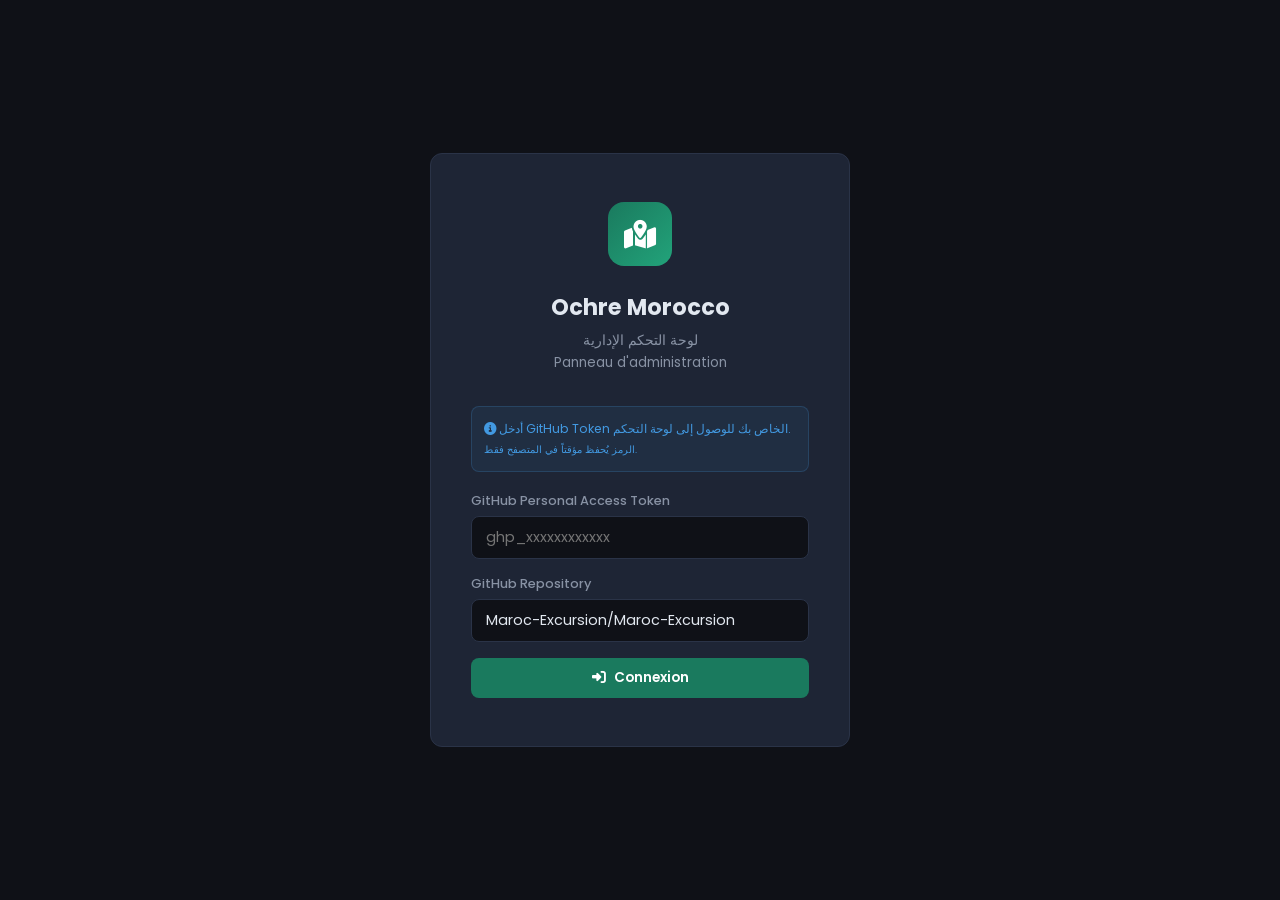
<file: admin/index.html>
<!DOCTYPE html>
<html lang="fr" dir="ltr">
<head>
<meta charset="UTF-8"/>
<meta name="viewport" content="width=device-width,initial-scale=1.0"/>
<title>Ochre Morocco – Admin Panel</title>
<link rel="preconnect" href="https://fonts.googleapis.com"/>
<link href="https://fonts.googleapis.com/css2?family=Poppins:wght@300;400;500;600;700&display=swap" rel="stylesheet"/>
<link rel="stylesheet" href="https://cdnjs.cloudflare.com/ajax/libs/font-awesome/6.5.0/css/all.min.css"/>
<style>
:root{
  --bg:#0f1117;--sidebar:#161b27;--card:#1e2535;--card2:#252d40;
  --border:#2a3347;--green:#1a7a5e;--green2:#22a37a;--gold:#d4a853;
  --text:#e2e8f0;--muted:#8892a4;--danger:#e53e3e;--success:#48bb78;
  --warning:#ed8936;--info:#4299e1;
  --radius:12px;--trans:.2s ease;
}
*{box-sizing:border-box;margin:0;padding:0}
body{font-family:'Poppins',sans-serif;background:var(--bg);color:var(--text);min-height:100vh;display:flex}

/* ── Sidebar ── */
.sidebar{width:260px;min-height:100vh;background:var(--sidebar);border-right:1px solid var(--border);display:flex;flex-direction:column;position:fixed;top:0;left:0;z-index:200;transition:var(--trans)}
.sidebar-logo{padding:24px 20px;border-bottom:1px solid var(--border);display:flex;align-items:center;gap:12px}
.sidebar-logo .logo-icon{width:40px;height:40px;background:linear-gradient(135deg,var(--green),var(--green2));border-radius:10px;display:flex;align-items:center;justify-content:center;font-size:1.1rem;color:#fff}
.sidebar-logo h1{font-size:.95rem;font-weight:700;color:var(--text)}
.sidebar-logo span{font-size:.7rem;color:var(--muted);display:block}

.sidebar-nav{flex:1;padding:16px 0;overflow-y:auto}
.nav-section{padding:8px 16px 4px;font-size:.65rem;font-weight:600;color:var(--muted);text-transform:uppercase;letter-spacing:.08em}
.nav-item{display:flex;align-items:center;gap:10px;padding:10px 20px;margin:2px 8px;border-radius:8px;cursor:pointer;transition:var(--trans);font-size:.85rem;color:var(--muted);user-select:none}
.nav-item:hover{background:rgba(255,255,255,.05);color:var(--text)}
.nav-item.active{background:rgba(26,122,94,.2);color:var(--green2);font-weight:600}
.nav-item.active .nav-icon{color:var(--green2)}
.nav-icon{width:18px;text-align:center;font-size:.9rem}
.nav-badge{margin-left:auto;background:var(--green);color:#fff;font-size:.6rem;padding:2px 6px;border-radius:20px;font-weight:700}

.sidebar-footer{padding:16px;border-top:1px solid var(--border)}
.sidebar-user{display:flex;align-items:center;gap:10px;padding:10px;border-radius:8px;background:var(--card);cursor:pointer}
.sidebar-user .avatar{width:34px;height:34px;background:var(--green);border-radius:50%;display:flex;align-items:center;justify-content:center;font-size:.85rem;font-weight:700;color:#fff}
.sidebar-user .info{flex:1}
.sidebar-user .name{font-size:.8rem;font-weight:600}
.sidebar-user .role{font-size:.65rem;color:var(--muted)}
.logout-btn{background:none;border:none;color:var(--muted);cursor:pointer;font-size:.8rem;padding:4px;transition:var(--trans)}
.logout-btn:hover{color:var(--danger)}

/* ── Main ── */
.main{margin-left:260px;flex:1;min-height:100vh;display:flex;flex-direction:column}
.topbar{background:var(--sidebar);border-bottom:1px solid var(--border);padding:16px 28px;display:flex;align-items:center;gap:16px}
.topbar-title{font-size:1.1rem;font-weight:600;flex:1}
.topbar-actions{display:flex;align-items:center;gap:10px}

.content{padding:28px;flex:1}

/* ── Pages ── */
.page{display:none}
.page.active{display:block}

/* ── Login ── */
#page-login{display:flex;align-items:center;justify-content:center;min-height:100vh;margin-left:0}
.login-card{background:var(--card);border:1px solid var(--border);border-radius:var(--radius);padding:48px 40px;width:100%;max-width:420px;text-align:center}
.login-logo{width:64px;height:64px;background:linear-gradient(135deg,var(--green),var(--green2));border-radius:16px;display:flex;align-items:center;justify-content:center;font-size:1.8rem;color:#fff;margin:0 auto 24px}
.login-card h2{font-size:1.4rem;font-weight:700;margin-bottom:6px}
.login-card p{color:var(--muted);font-size:.85rem;margin-bottom:32px;line-height:1.6}
.form-group{margin-bottom:16px;text-align:left}
.form-group label{display:block;font-size:.8rem;font-weight:500;margin-bottom:6px;color:var(--muted)}
.form-control{width:100%;background:var(--bg);border:1.5px solid var(--border);border-radius:8px;padding:10px 14px;color:var(--text);font-family:inherit;font-size:.9rem;transition:var(--trans)}
.form-control:focus{outline:none;border-color:var(--green2)}
select.form-control option{background:var(--bg)}
.btn{display:inline-flex;align-items:center;gap:8px;padding:10px 20px;border-radius:8px;font-family:inherit;font-size:.85rem;font-weight:600;cursor:pointer;transition:var(--trans);border:none;text-decoration:none}
.btn-primary{background:var(--green);color:#fff}
.btn-primary:hover{background:var(--green2)}
.btn-danger{background:var(--danger);color:#fff}
.btn-danger:hover{opacity:.85}
.btn-ghost{background:rgba(255,255,255,.06);color:var(--text);border:1px solid var(--border)}
.btn-ghost:hover{background:rgba(255,255,255,.1)}
.btn-sm{padding:6px 14px;font-size:.78rem}
.btn-icon{padding:8px;border-radius:6px;background:rgba(255,255,255,.06);border:1px solid var(--border);color:var(--muted);cursor:pointer;transition:var(--trans)}
.btn-icon:hover{background:rgba(255,255,255,.12);color:var(--text)}
.btn-block{width:100%;justify-content:center}
.login-info{background:rgba(66,153,225,.08);border:1px solid rgba(66,153,225,.2);border-radius:8px;padding:12px;margin-bottom:20px;font-size:.78rem;color:var(--info);text-align:left;line-height:1.6}

/* ── Cards ── */
.stats-grid{display:grid;grid-template-columns:repeat(auto-fill,minmax(220px,1fr));gap:20px;margin-bottom:28px}
.stat-card{background:var(--card);border:1px solid var(--border);border-radius:var(--radius);padding:22px;display:flex;align-items:flex-start;gap:16px}
.stat-icon{width:48px;height:48px;border-radius:12px;display:flex;align-items:center;justify-content:center;font-size:1.2rem;flex-shrink:0}
.stat-icon.green{background:rgba(26,122,94,.2);color:var(--green2)}
.stat-icon.gold{background:rgba(212,168,83,.2);color:var(--gold)}
.stat-icon.info{background:rgba(66,153,225,.2);color:var(--info)}
.stat-icon.warning{background:rgba(237,137,54,.2);color:var(--warning)}
.stat-label{font-size:.78rem;color:var(--muted);margin-bottom:4px}
.stat-value{font-size:1.8rem;font-weight:700;line-height:1}
.stat-sub{font-size:.72rem;color:var(--muted);margin-top:4px}

/* ── Table ── */
.table-card{background:var(--card);border:1px solid var(--border);border-radius:var(--radius);overflow:hidden;margin-bottom:24px}
.table-header{padding:18px 22px;border-bottom:1px solid var(--border);display:flex;align-items:center;gap:12px}
.table-header h3{font-size:.95rem;font-weight:600;flex:1}
.table-search{background:var(--bg);border:1.5px solid var(--border);border-radius:8px;padding:8px 14px;color:var(--text);font-family:inherit;font-size:.82rem;width:200px}
.table-search:focus{outline:none;border-color:var(--green2)}
table{width:100%;border-collapse:collapse}
th{background:var(--card2);padding:12px 18px;text-align:left;font-size:.75rem;font-weight:600;color:var(--muted);text-transform:uppercase;letter-spacing:.05em;border-bottom:1px solid var(--border)}
td{padding:14px 18px;border-bottom:1px solid rgba(42,51,71,.5);font-size:.85rem;vertical-align:middle}
tr:last-child td{border-bottom:none}
tr:hover td{background:rgba(255,255,255,.02)}
.td-img{width:52px;height:38px;border-radius:6px;object-fit:cover}
.td-title{font-weight:500;max-width:280px}
.td-sub{font-size:.75rem;color:var(--muted);margin-top:2px}

/* ── Badges ── */
.badge{display:inline-flex;align-items:center;gap:4px;padding:3px 10px;border-radius:50px;font-size:.72rem;font-weight:600}
.badge-green{background:rgba(72,187,120,.15);color:var(--success)}
.badge-red{background:rgba(229,62,62,.15);color:var(--danger)}
.badge-gold{background:rgba(212,168,83,.15);color:var(--gold)}
.badge-info{background:rgba(66,153,225,.15);color:var(--info)}

/* ── Toggle ── */
.toggle{position:relative;display:inline-block;width:40px;height:22px;cursor:pointer}
.toggle input{opacity:0;width:0;height:0}
.toggle-slider{position:absolute;inset:0;background:#374151;border-radius:22px;transition:var(--trans)}
.toggle-slider::before{content:'';position:absolute;width:16px;height:16px;left:3px;top:3px;background:#fff;border-radius:50%;transition:var(--trans)}
.toggle input:checked+.toggle-slider{background:var(--green2)}
.toggle input:checked+.toggle-slider::before{transform:translateX(18px)}

/* ── Modal ── */
.modal-overlay{position:fixed;inset:0;background:rgba(0,0,0,.6);z-index:500;display:none;align-items:center;justify-content:center;padding:20px}
.modal-overlay.open{display:flex}
.modal{background:var(--card);border:1px solid var(--border);border-radius:var(--radius);width:100%;max-width:560px;max-height:90vh;overflow-y:auto}
.modal-header{padding:20px 24px;border-bottom:1px solid var(--border);display:flex;align-items:center;gap:12px}
.modal-header h3{flex:1;font-size:1rem;font-weight:600}
.modal-close{background:none;border:none;color:var(--muted);cursor:pointer;font-size:1.2rem;padding:4px;transition:var(--trans)}
.modal-close:hover{color:var(--text)}
.modal-body{padding:24px}
.modal-footer{padding:16px 24px;border-top:1px solid var(--border);display:flex;justify-content:flex-end;gap:10px}
.form-row{display:grid;grid-template-columns:1fr 1fr;gap:14px}
.form-row.single{grid-template-columns:1fr}
textarea.form-control{resize:vertical;min-height:80px}
.form-hint{font-size:.72rem;color:var(--muted);margin-top:4px}

/* ── Section heading ── */
.page-header{display:flex;align-items:center;gap:14px;margin-bottom:24px}
.page-header h2{font-size:1.2rem;font-weight:700;flex:1}
.page-header p{font-size:.82rem;color:var(--muted);margin-top:2px}

/* ── City cards ── */
.cities-grid{display:grid;grid-template-columns:repeat(auto-fill,minmax(280px,1fr));gap:20px}
.city-card{background:var(--card);border:1px solid var(--border);border-radius:var(--radius);overflow:hidden;transition:var(--trans)}
.city-card:hover{border-color:var(--green)}
.city-img{width:100%;height:140px;object-fit:cover}
.city-body{padding:16px}
.city-name{font-size:1rem;font-weight:700;margin-bottom:4px}
.city-desc{font-size:.78rem;color:var(--muted);margin-bottom:12px;line-height:1.5}
.city-footer{display:flex;align-items:center;gap:8px}
.city-airport{font-size:.72rem;background:var(--card2);border-radius:6px;padding:3px 8px;color:var(--muted)}

/* ── Alert ── */
.alert{padding:12px 16px;border-radius:8px;font-size:.82rem;margin-bottom:16px;display:flex;align-items:center;gap:10px}
.alert-success{background:rgba(72,187,120,.1);border:1px solid rgba(72,187,120,.3);color:var(--success)}
.alert-danger{background:rgba(229,62,62,.1);border:1px solid rgba(229,62,62,.3);color:var(--danger)}
.alert-info{background:rgba(66,153,225,.1);border:1px solid rgba(66,153,225,.3);color:var(--info)}

/* ── Loading ── */
.loading{display:flex;align-items:center;gap:10px;color:var(--muted);padding:40px;justify-content:center;font-size:.9rem}
.spinner{width:20px;height:20px;border:2px solid var(--border);border-top-color:var(--green2);border-radius:50%;animation:spin .7s linear infinite}
@keyframes spin{to{transform:rotate(360deg)}}

/* ── Empty state ── */
.empty-state{text-align:center;padding:60px 20px;color:var(--muted)}
.empty-state i{font-size:2.5rem;margin-bottom:16px;opacity:.4}
.empty-state p{font-size:.85rem}

/* ── Tabs ── */
.tab-bar{display:flex;gap:4px;background:var(--card);border-radius:10px;padding:4px;margin-bottom:20px;width:fit-content}
.tab-btn{padding:8px 18px;border-radius:7px;font-size:.82rem;font-weight:500;cursor:pointer;transition:var(--trans);border:none;background:none;color:var(--muted);font-family:inherit}
.tab-btn.active{background:var(--green);color:#fff;font-weight:600}

/* ── Settings sections ── */
.settings-section{background:var(--card);border:1px solid var(--border);border-radius:var(--radius);padding:24px;margin-bottom:20px}
.settings-section h3{font-size:.95rem;font-weight:600;margin-bottom:18px;padding-bottom:12px;border-bottom:1px solid var(--border);display:flex;align-items:center;gap:8px;color:var(--green2)}

/* ── Responsive ── */
@media(max-width:768px){
  .sidebar{transform:translateX(-100%)}
  .sidebar.open{transform:translateX(0)}
  .main{margin-left:0}
  .form-row{grid-template-columns:1fr}
  .stats-grid{grid-template-columns:1fr 1fr}
}

/* ── Toast ── */
.toast-container{position:fixed;top:20px;right:20px;z-index:1000;display:flex;flex-direction:column;gap:8px}
.toast{background:var(--card2);border:1px solid var(--border);border-radius:8px;padding:12px 16px;font-size:.82rem;display:flex;align-items:center;gap:10px;min-width:260px;animation:slideIn .3s ease;box-shadow:0 8px 32px rgba(0,0,0,.4)}
.toast.success{border-color:rgba(72,187,120,.4)}
.toast.error{border-color:rgba(229,62,62,.4)}
@keyframes slideIn{from{transform:translateX(100px);opacity:0}to{transform:translateX(0);opacity:1}}

/* ── Image preview ── */
.img-preview{width:100%;height:120px;object-fit:cover;border-radius:8px;margin-top:8px;display:none}
.img-preview.show{display:block}
</style>
</head>
<body>

<!-- LOGIN PAGE -->
<div id="page-login" class="page active" style="display:flex;align-items:center;justify-content:center;min-height:100vh;width:100%">
  <div class="login-card">
    <div class="login-logo"><i class="fas fa-map-marked-alt"></i></div>
    <h2>Ochre Morocco</h2>
    <p>لوحة التحكم الإدارية<br/>Panneau d'administration</p>
    <div class="login-info">
      <i class="fas fa-info-circle"></i>
      أدخل GitHub Token الخاص بك للوصول إلى لوحة التحكم.<br/>
      <small>الرمز يُحفظ مؤقتاً في المتصفح فقط.</small>
    </div>
    <div class="form-group">
      <label>GitHub Personal Access Token</label>
      <input type="password" id="login-token" class="form-control" placeholder="ghp_xxxxxxxxxxxx" autocomplete="off"/>
    </div>
    <div class="form-group">
      <label>GitHub Repository</label>
      <input type="text" id="login-repo" class="form-control" value="Maroc-Excursion/Maroc-Excursion"/>
    </div>
    <div id="login-error" class="alert alert-danger" style="display:none"></div>
    <button class="btn btn-primary btn-block" onclick="doLogin()">
      <i class="fas fa-sign-in-alt"></i> Connexion
    </button>
  </div>
</div>

<!-- ADMIN LAYOUT -->
<div id="admin-layout" style="display:none;width:100%">

<!-- Sidebar -->
<aside class="sidebar" id="sidebar">
  <div class="sidebar-logo">
    <div class="logo-icon"><i class="fas fa-map-marked-alt"></i></div>
    <div>
      <h1>Ochre Morocco</h1>
      <span>Admin Dashboard</span>
    </div>
  </div>
  <nav class="sidebar-nav">
    <div class="nav-section">Général</div>
    <div class="nav-item active" onclick=\"showPage('dashboard',this)\">
      <i class="fas fa-chart-pie nav-icon"></i> Tableau de bord
    </div>
    <div class="nav-section">Contenu</div>
    <div class="nav-item" onclick=\"showPage('cities',this)\">
      <i class="fas fa-city nav-icon"></i> Villes
      <span class="nav-badge" id="badge-cities">1</span>
    </div>
    <div class="nav-item" onclick=\"showPage('excursions',this)\">
      <i class="fas fa-hiking nav-icon"></i> Excursions
      <span class="nav-badge" id="badge-excursions">0</span>
    </div>
    <div class="nav-item" onclick=\"showPage('circuits',this)\">
      <i class="fas fa-route nav-icon"></i> Circuits
      <span class="nav-badge" id="badge-circuits">0</span>
    </div>
    <div class="nav-item" onclick=\"showPage('transfers',this)\">
      <i class="fas fa-shuttle-van nav-icon"></i> Transferts
    </div>
    <div class="nav-section">Configuration</div>
    <div class="nav-item" onclick=\"showPage('settings',this)\">
      <i class="fas fa-cog nav-icon"></i> Paramètres
    </div>
  </nav>
  <div class="sidebar-footer">
    <div class="sidebar-user">
      <div class="avatar">A</div>
      <div class="info">
        <div class="name">Administrateur</div>
        <div class="role">Super Admin</div>
      </div>
      <button class="logout-btn" onclick="doLogout()" title="Déconnexion"><i class="fas fa-sign-out-alt"></i></button>
    </div>
  </div>
</aside>

<!-- Main -->
<div class="main">
  <div class="topbar">
    <button class="btn-icon" id="sidebar-toggle" onclick="toggleSidebar()" style="display:none"><i class="fas fa-bars"></i></button>
    <span class="topbar-title" id="topbar-title">Tableau de bord</span>
    <div class="topbar-actions">
      <a href="../index.html" target="_blank" class="btn btn-ghost btn-sm">
        <i class="fas fa-external-link-alt"></i> Voir le site
      </a>
    </div>
  </div>
  <div class="content">

    <!-- ══ DASHBOARD ══ -->
    <div id="page-dashboard" class="page active">
      <div class="stats-grid" id="stats-grid">
        <div class="stat-card">
          <div class="stat-icon green"><i class="fas fa-city"></i></div>
          <div><div class="stat-label">Villes actives</div><div class="stat-value" id="stat-cities">-</div><div class="stat-sub">Destinations disponibles</div></div>
        </div>
        <div class="stat-card">
          <div class="stat-icon gold"><i class="fas fa-hiking"></i></div>
          <div><div class="stat-label">Excursions</div><div class="stat-value" id="stat-excursions">-</div><div class="stat-sub">Activités publiées</div></div>
        </div>
        <div class="stat-card">
          <div class="stat-icon info"><i class="fas fa-route"></i></div>
          <div><div class="stat-label">Circuits</div><div class="stat-value" id="stat-circuits">-</div><div class="stat-sub">Itinéraires organisés</div></div>
        </div>
        <div class="stat-card">
          <div class="stat-icon warning"><i class="fas fa-shuttle-van"></i></div>
          <div><div class="stat-label">Transferts</div><div class="stat-value" id="stat-transfers">-</div><div class="stat-sub">Véhicules disponibles</div></div>
        </div>
      </div>
      <div class="table-card">
        <div class="table-header"><h3><i class="fas fa-city" style="color:var(--green2);margin-right:6px"></i> Villes actives</h3></div>
        <div id="dash-cities-list"><div class="loading"><div class="spinner"></div> Chargement...</div></div>
      </div>
      <div class="table-card">
        <div class="table-header"><h3><i class="fas fa-hiking" style="color:var(--gold);margin-right:6px"></i> Dernières excursions</h3></div>
        <div id="dash-exc-list"><div class="loading"><div class="spinner"></div> Chargement...</div></div>
      </div>
    </div>

    <!-- ══ CITIES ══ -->
    <div id="page-cities" class="page">
      <div class="page-header">
        <div><h2><i class="fas fa-city" style="color:var(--green2)"></i> Villes</h2><p>Gérez les villes de départ des excursions</p></div>
        <button class="btn btn-primary" onclick="openCityModal()"><i class="fas fa-plus"></i> Ajouter une ville</button>
      </div>
      <div class="cities-grid" id="cities-grid"><div class="loading"><div class="spinner"></div> Chargement...</div></div>
    </div>

    <!-- ══ EXCURSIONS ══ -->
    <div id="page-excursions" class="page">
      <div class="page-header">
        <div><h2><i class="fas fa-hiking" style="color:var(--gold)"></i> Excursions</h2><p>Gérez toutes les excursions par ville</p></div>
        <button class="btn btn-primary" onclick="openExcModal()"><i class="fas fa-plus"></i> Ajouter</button>
      </div>
      <div class="table-card">
        <div class="table-header">
          <h3>Liste des excursions</h3>
          <select id="exc-city-filter" class="form-control" style="width:180px" onchange="renderExcursions()">
            <option value="">Toutes les villes</option>
          </select>
          <input type="text" class="table-search" placeholder="Rechercher..." id="exc-search" oninput="renderExcursions()"/>
        </div>
        <div id="exc-table"><div class="loading"><div class="spinner"></div> Chargement...</div></div>
      </div>
    </div>

    <!-- ══ CIRCUITS ══ -->
    <div id="page-circuits" class="page">
      <div class="page-header">
        <div><h2><i class="fas fa-route" style="color:var(--info)"></i> Circuits</h2><p>Gérez les circuits organisés</p></div>
        <button class="btn btn-primary" onclick="openCircuitModal()"><i class="fas fa-plus"></i> Ajouter</button>
      </div>
      <div class="table-card">
        <div class="table-header">
          <h3>Liste des circuits</h3>
          <input type="text" class="table-search" placeholder="Rechercher..." id="circ-search" oninput="renderCircuits()"/>
        </div>
        <div id="circ-table"><div class="loading"><div class="spinner"></div> Chargement...</div></div>
      </div>
    </div>

    <!-- ══ TRANSFERS ══ -->
    <div id="page-transfers" class="page">
      <div class="page-header">
        <div><h2><i class="fas fa-shuttle-van" style="color:var(--warning)"></i> Transferts</h2><p>Gérez les options de transfert</p></div>
        <button class="btn btn-primary" onclick="openTransferModal()"><i class="fas fa-plus"></i> Ajouter</button>
      </div>
      <div class="table-card">
        <div class="table-header"><h3>Véhicules & tarifs</h3></div>
        <div id="transfer-table"><div class="loading"><div class="spinner"></div> Chargement...</div></div>
      </div>
    </div>

    <!-- ══ SETTINGS ══ -->
    <div id="page-settings" class="page">
      <div class="page-header">
        <div><h2><i class="fas fa-cog" style="color:var(--muted)"></i> Paramètres du site</h2><p>Coordonnées, réseaux sociaux et configuration générale</p></div>
      </div>
      <form onsubmit="saveSettings(event)">
        <div class="settings-section">
          <h3><i class="fas fa-info-circle"></i> Informations du site</h3>
          <div class="form-row">
            <div class="form-group"><label>Nom du site</label><input type="text" class="form-control" id="s-name" placeholder="Ochre Morocco"/></div>
            <div class="form-group"><label>Slogan</label><input type="text" class="form-control" id="s-tagline" placeholder="Découvrez la Magie du Maroc"/></div>
          </div>
          <div class="form-group form-row single"><label>Description</label><textarea class="form-control" id="s-description" rows="2"></textarea></div>
        </div>
        <div class="settings-section">
          <h3><i class="fas fa-phone"></i> Coordonnées</h3>
          <div class="form-row">
            <div class="form-group"><label>Téléphone 1</label><input type="text" class="form-control" id="s-phone1" placeholder="+212 694 170 004"/></div>
            <div class="form-group"><label>Téléphone 2 / WhatsApp</label><input type="text" class="form-control" id="s-phone2" placeholder="+212 694 170 004"/></div>
          </div>
          <div class="form-row">
            <div class="form-group"><label>Email</label><input type="email" class="form-control" id="s-email" placeholder="contact@ochre-morocco.com"/></div>
            <div class="form-group"><label>Numéro WhatsApp (sans +)</label><input type="text" class="form-control" id="s-whatsapp" placeholder="212694170004"/></div>
          </div>
        </div>
        <div class="settings-section">
          <h3><i class="fas fa-share-alt"></i> Réseaux sociaux</h3>
          <div class="form-row">
            <div class="form-group"><label><i class="fab fa-facebook"></i> Facebook</label><input type="url" class="form-control" id="s-facebook" placeholder="https://facebook.com/..."/></div>
            <div class="form-group"><label><i class="fab fa-instagram"></i> Instagram</label><input type="url" class="form-control" id="s-instagram" placeholder="https://instagram.com/..."/></div>
          </div>
          <div class="form-row">
            <div class="form-group"><label><i class="fab fa-tiktok"></i> TikTok</label><input type="url" class="form-control" id="s-tiktok" placeholder="https://tiktok.com/@..."/></div>
            <div class="form-group"><label><i class="fab fa-youtube"></i> YouTube</label><input type="url" class="form-control" id="s-youtube" placeholder="https://youtube.com/@..."/></div>
          </div>
        </div>
        <div style="display:flex;justify-content:flex-end">
          <button type="submit" class="btn btn-primary"><i class="fas fa-save"></i> Sauvegarder les paramètres</button>
        </div>
      </form>
    </div>

  </div><!-- /content -->
</div><!-- /main -->

</div><!-- /admin-layout -->

<!-- Toast container -->
<div class="toast-container" id="toast-container"></div>

<!-- ══ MODAL: CITY ══ -->
<div class="modal-overlay" id="modal-city">
  <div class="modal">
    <div class="modal-header">
      <h3 id="city-modal-title">Ajouter une ville</h3>
      <button class="modal-close" onclick="closeModal('modal-city')"><i class="fas fa-times"></i></button>
    </div>
    <div class="modal-body">
      <input type="hidden" id="city-edit-id"/>
      <div class="form-row">
        <div class="form-group"><label>Nom de la ville *</label><input type="text" class="form-control" id="city-name" placeholder="Ex: Agadir" required/></div>
        <div class="form-group"><label>Nom en arabe</label><input type="text" class="form-control" id="city-name-ar" placeholder="أكادير"/></div>
      </div>
      <div class="form-group"><label>Description courte</label><textarea class="form-control" id="city-desc" rows="2" placeholder="Description de la ville..."></textarea></div>
      <div class="form-row">
        <div class="form-group"><label>Code aéroport (IATA)</label><input type="text" class="form-control" id="city-airport" placeholder="Ex: AGA" maxlength="3"/></div>
        <div class="form-group"><label>Nom aéroport</label><input type="text" class="form-control" id="city-airport-name" placeholder="Ex: Agadir Al Massira"/></div>
      </div>
      <div class="form-group">
        <label>URL Image (Unsplash ou autre)</label>
        <input type="url" class="form-control" id="city-image" placeholder="https://images.unsplash.com/..." oninput="previewImg(this,'city-img-preview')"/>
        <img id="city-img-preview" class="img-preview"/>
      </div>
      <div class="form-group">
        <label style="display:flex;align-items:center;gap:10px;cursor:pointer">
          <label class="toggle"><input type="checkbox" id="city-active" checked/><span class="toggle-slider"></span></label>
          Ville active (visible sur le site)
        </label>
      </div>
    </div>
    <div class="modal-footer">
      <button class="btn btn-ghost" onclick="closeModal('modal-city')">Annuler</button>
      <button class="btn btn-primary" onclick="saveCity()"><i class="fas fa-save"></i> Sauvegarder</button>
    </div>
  </div>
</div>

<!-- ══ MODAL: EXCURSION ══ -->
<div class="modal-overlay" id="modal-exc">
  <div class="modal" style="max-width:640px">
    <div class="modal-header">
      <h3 id="exc-modal-title">Ajouter une excursion</h3>
      <button class="modal-close" onclick="closeModal('modal-exc')"><i class="fas fa-times"></i></button>
    </div>
    <div class="modal-body">
      <input type="hidden" id="exc-edit-id"/>
      <div class="form-group"><label>Titre de l'excursion *</label><input type="text" class="form-control" id="exc-title" required placeholder="Ex: Excursion d'une journée à Essaouira"/></div>
      <div class="form-row">
        <div class="form-group"><label>Ville de départ *</label>
          <select class="form-control" id="exc-city" required>
            <option value="">Sélectionner...</option>
          </select>
        </div>
        <div class="form-group"><label>Durée</label><input type="text" class="form-control" id="exc-duration" placeholder="Ex: Journée entière"/></div>
      </div>
      <div class="form-row">
        <div class="form-group"><label>Prix (€) *</label><input type="number" class="form-control" id="exc-price" min="0" step="0.01" required placeholder="28"/></div>
        <div class="form-group"><label>Ancien prix (€) <small>optionnel</small></label><input type="number" class="form-control" id="exc-old-price" min="0" step="0.01" placeholder="43"/></div>
      </div>
      <div class="form-row">
        <div class="form-group"><label>Badge (ex: -35%)</label><input type="text" class="form-control" id="exc-badge" placeholder="-35%"/></div>
        <div class="form-group"><label>Tag spécial</label>
          <select class="form-control" id="exc-tag">
            <option value="">Aucun</option>
            <option value="Populaire">Populaire</option>
            <option value="Best-seller">Best-seller</option>
            <option value="Nouveau">Nouveau</option>
            <option value="Top">Top</option>
            <option value="Coup de ♥">Coup de ♥</option>
          </select>
        </div>
      </div>
      <div class="form-row">
        <div class="form-group"><label>Catégorie (data-cat)</label><input type="text" class="form-control" id="exc-category" placeholder="marrakech desert"/></div>
        <div class="form-group"><label>Note (1–5)</label><input type="number" class="form-control" id="exc-rating" min="1" max="5" value="5"/></div>
      </div>
      <div class="form-group"><label>Nombre d'avis</label><input type="number" class="form-control" id="exc-reviews" min="0" placeholder="247"/></div>
      <div class="form-group">
        <label>URL Image</label>
        <input type="url" class="form-control" id="exc-image" placeholder="https://images.unsplash.com/..." oninput="previewImg(this,'exc-img-preview')"/>
        <img id="exc-img-preview" class="img-preview"/>
      </div>
      <div class="form-group">
        <label style="display:flex;align-items:center;gap:10px;cursor:pointer">
          <label class="toggle"><input type="checkbox" id="exc-cancel" checked/><span class="toggle-slider"></span></label>
          Annulation gratuite
        </label>
      </div>
      <div class="form-group">
        <label style="display:flex;align-items:center;gap:10px;cursor:pointer">
          <label class="toggle"><input type="checkbox" id="exc-active" checked/><span class="toggle-slider"></span></label>
          Excursion active
        </label>
      </div>
    </div>
    <div class="modal-footer">
      <button class="btn btn-ghost" onclick="closeModal('modal-exc')">Annuler</button>
      <button class="btn btn-primary" onclick="saveExcursion()"><i class="fas fa-save"></i> Sauvegarder</button>
    </div>
  </div>
</div>

<!-- ══ MODAL: CIRCUIT ══ -->
<div class="modal-overlay" id="modal-circuit">
  <div class="modal" style="max-width:640px">
    <div class="modal-header">
      <h3 id="circ-modal-title">Ajouter un circuit</h3>
      <button class="modal-close" onclick="closeModal('modal-circuit')"><i class="fas fa-times"></i></button>
    </div>
    <div class="modal-body">
      <input type="hidden" id="circ-edit-id"/>
      <div class="form-group"><label>Titre du circuit *</label><input type="text" class="form-control" id="circ-title" required/></div>
      <div class="form-group"><label>Sous-titre / Itinéraire</label><input type="text" class="form-control" id="circ-subtitle" placeholder="Marrakech → Fès → Marrakech"/></div>
      <div class="form-row">
        <div class="form-group"><label>Durée *</label><input type="text" class="form-control" id="circ-duration" placeholder="7 Jours / 6 Nuits" required/></div>
        <div class="form-group"><label>Prix depuis (€) *</label><input type="number" class="form-control" id="circ-price" min="0" required/></div>
      </div>
      <div class="form-group"><label>Description</label><textarea class="form-control" id="circ-description" rows="3"></textarea></div>
      <div class="form-group"><label>Inclusions (une par ligne)</label><textarea class="form-control" id="circ-includes" rows="4" placeholder="Transport climatisé&#10;Guide francophone&#10;Hôtels 3–4★"></textarea></div>
      <div class="form-group">
        <label>URL Image</label>
        <input type="url" class="form-control" id="circ-image" placeholder="https://images.unsplash.com/..." oninput="previewImg(this,'circ-img-preview')"/>
        <img id="circ-img-preview" class="img-preview"/>
      </div>
      <div class="form-group">
        <label style="display:flex;align-items:center;gap:10px;cursor:pointer">
          <label class="toggle"><input type="checkbox" id="circ-active" checked/><span class="toggle-slider"></span></label>
          Circuit actif
        </label>
      </div>
    </div>
    <div class="modal-footer">
      <button class="btn btn-ghost" onclick="closeModal('modal-circuit')">Annuler</button>
      <button class="btn btn-primary" onclick="saveCircuit()"><i class="fas fa-save"></i> Sauvegarder</button>
    </div>
  </div>
</div>

<!-- ══ MODAL: TRANSFER ══ -->
<div class="modal-overlay" id="modal-transfer">
  <div class="modal">
    <div class="modal-header">
      <h3 id="transfer-modal-title">Ajouter un véhicule</h3>
      <button class="modal-close" onclick="closeModal('modal-transfer')"><i class="fas fa-times"></i></button>
    </div>
    <div class="modal-body">
      <input type="hidden" id="transfer-edit-id"/>
      <div class="form-row">
        <div class="form-group"><label>Type de véhicule *</label><input type="text" class="form-control" id="transfer-type" placeholder="Ex: Berline" required/></div>
        <div class="form-group"><label>Modèle</label><input type="text" class="form-control" id="transfer-model" placeholder="Mercedes Classe E"/></div>
      </div>
      <div class="form-row">
        <div class="form-group"><label>Capacité (personnes)</label><input type="text" class="form-control" id="transfer-capacity" placeholder="1–3 personnes"/></div>
        <div class="form-group"><label>Prix depuis (€)</label><input type="number" class="form-control" id="transfer-price" min="0"/></div>
      </div>
      <div class="form-group">
        <label>URL Image</label>
        <input type="url" class="form-control" id="transfer-image" placeholder="https://images.unsplash.com/..." oninput="previewImg(this,'transfer-img-preview')"/>
        <img id="transfer-img-preview" class="img-preview"/>
      </div>
      <div class="form-group"><label>Caractéristiques (séparées par virgule)</label><input type="text" class="form-control" id="transfer-features" placeholder="Climatisé, Wifi, 2 valises"/></div>
      <div class="form-group">
        <label style="display:flex;align-items:center;gap:10px;cursor:pointer">
          <label class="toggle"><input type="checkbox" id="transfer-popular"/><span class="toggle-slider"></span></label>
          Marquer comme "Populaire"
        </label>
      </div>
    </div>
    <div class="modal-footer">
      <button class="btn btn-ghost" onclick="closeModal('modal-transfer')">Annuler</button>
      <button class="btn btn-primary" onclick="saveTransfer()"><i class="fas fa-save"></i> Sauvegarder</button>
    </div>
  </div>
</div>

<!-- ══ CONFIRM MODAL ══ -->
<div class="modal-overlay" id="modal-confirm">
  <div class="modal" style="max-width:400px">
    <div class="modal-header">
      <h3><i class="fas fa-exclamation-triangle" style="color:var(--danger)"></i> Confirmation</h3>
      <button class="modal-close" onclick="closeModal('modal-confirm')"><i class="fas fa-times"></i></button>
    </div>
    <div class="modal-body" id="confirm-message">Êtes-vous sûr de vouloir supprimer cet élément ?</div>
    <div class="modal-footer">
      <button class="btn btn-ghost" onclick="closeModal('modal-confirm')">Annuler</button>
      <button class="btn btn-danger" id="confirm-btn">Supprimer</button>
    </div>
  </div>
</div>

<script>
// ════════════════════════════════════════
// CONFIG & STATE
// ════════════════════════════════════════
const REPO = () => document.getElementById('login-repo')?.value || sessionStorage.getItem('repo') || 'Maroc-Excursion/Maroc-Excursion';
const TOKEN = () => sessionStorage.getItem('gh_token');
const BASE_API = () => `https://api.github.com/repos/${sessionStorage.getItem('repo') || 'Maroc-Excursion/Maroc-Excursion'}/contents`;

let DATA = { cities: [], excursions: [], circuits: [], transfers: [], settings: {} };
let FILE_SHAS = {};
let currentPage = 'dashboard';

// Fix relative image paths (JSON stores paths relative to root, admin is in /admin/ subdir)
function imgSrc(path) {
  if (!path) return '';
  if (path.startsWith('http') || path.startsWith('//')) return path;
  if (path.startsWith('../')) return path;
  return '../' + path;
}

// ════════════════════════════════════════
// GITHUB API
// ════════════════════════════════════════
async function ghGet(path) {
  const res = await fetch(`${BASE_API()}/${path}`, {
    headers: { Authorization: `token ${TOKEN()}`, Accept: 'application/vnd.github.v3+json' }
  });
  if (!res.ok) throw new Error(`GET ${path} failed: ${res.status}`);
  const d = await res.json();
  const bytes = Uint8Array.from(atob(d.content.replace(/\n/g,'')), c => c.charCodeAt(0));
  return { data: JSON.parse(new TextDecoder('utf-8').decode(bytes)), sha: d.sha };
}

async function ghPut(path, data, sha, message) {
  const content = btoa(unescape(encodeURIComponent(JSON.stringify(data, null, 2))));
  const body = { message, content, ...(sha ? { sha } : {}) };
  const res = await fetch(`${BASE_API()}/${path}`, {
    method: 'PUT',
    headers: { Authorization: `token ${TOKEN()}`, Accept: 'application/vnd.github.v3+json', 'Content-Type': 'application/json' },
    body: JSON.stringify(body)
  });
  if (!res.ok) {
    const err = await res.json();
    throw new Error(err.message || `PUT ${path} failed: ${res.status}`);
  }
  const d = await res.json();
  FILE_SHAS[path] = d.content.sha;
  return d;
}

// ════════════════════════════════════════
// LOGIN / LOGOUT
// ════════════════════════════════════════
async function doLogin() {
  const token = document.getElementById('login-token').value.trim();
  const repo = document.getElementById('login-repo').value.trim();
  const errEl = document.getElementById('login-error');
  errEl.style.display = 'none';
  if (!token) { errEl.textContent = 'Veuillez saisir votre token GitHub.'; errEl.style.display = 'flex'; return; }
  try {
    const res = await fetch(`https://api.github.com/repos/${repo}`, {
      headers: { Authorization: `token ${token}` }
    });
    if (!res.ok) throw new Error('Token invalide ou accès refusé.');
    sessionStorage.setItem('gh_token', token);
    sessionStorage.setItem('repo', repo);
    document.getElementById('page-login').style.display = 'none';
    document.getElementById('admin-layout').style.display = 'flex';
    await loadAllData();
  } catch(e) {
    errEl.innerHTML = `<i class="fas fa-exclamation-circle"></i> ${e.message}`;
    errEl.style.display = 'flex';
  }
}

function doLogout() {
  sessionStorage.clear();
  location.reload();
}

// ════════════════════════════════════════
// LOAD DATA
// ════════════════════════════════════════
async function loadAllData() {
  try {
    const [cities, excursions, circuits, settings] = await Promise.all([
      ghGet('data/cities.json').catch(() => ({ data: [], sha: null })),
      ghGet('data/excursions.json').catch(() => ({ data: [], sha: null })),
      ghGet('data/circuits.json').catch(() => ({ data: [], sha: null })),
      ghGet('data/settings.json').catch(() => ({ data: {}, sha: null })),
    ]);
    DATA.cities = cities.data; FILE_SHAS['data/cities.json'] = cities.sha;
    DATA.excursions = excursions.data; FILE_SHAS['data/excursions.json'] = excursions.sha;
    DATA.circuits = circuits.data; FILE_SHAS['data/circuits.json'] = circuits.sha;
    DATA.settings = settings.data; FILE_SHAS['data/settings.json'] = settings.sha;

    // Load transfers (may not exist yet)
    try {
      const t = await ghGet('data/transfers.json');
      DATA.transfers = t.data; FILE_SHAS['data/transfers.json'] = t.sha;
    } catch { DATA.transfers = getDefaultTransfers(); }

    updateBadges();
    renderDashboard();
    renderCityFilter();
    loadSettings();
  } catch(e) {
    toast('Erreur de chargement: ' + e.message, 'error');
  }
}

function getDefaultTransfers() {
  return [
    { id: 'berline', type: 'Berline', model: 'Mercedes Classe E / Similaire', capacity: '1–3 personnes', price: 18, image: 'assets/images/vehicule-berline-aeroport.jpg', features: ['Climatisé', 'Wifi', '2 valises'], popular: false },
    { id: 'minibus', type: 'Minibus', model: 'Mercedes Sprinter 8 Places', capacity: '4–8 personnes', price: 35, image: 'assets/images/vehicule-minibus.jpg', features: ['Climatisé', 'Wifi', '8 valises'], popular: true },
    { id: '4x4', type: '4x4 Luxe', model: 'Toyota Land Cruiser / Land Rover', capacity: '1–6 personnes', price: 55, image: 'assets/images/vehicule-4x4-desert.jpg', features: ['Tout terrain', 'Climatisé', 'Confort premium'], popular: false }
  ];
}

// ════════════════════════════════════════
// SAVE HELPERS
// ════════════════════════════════════════
async function saveData(key, data, commitMsg) {
  const path = `data/${key}.json`;
  await ghPut(path, data, FILE_SHAS[path], commitMsg);
  DATA[key] = data;
  toast('✓ Sauvegardé avec succès!', 'success');
}

// ════════════════════════════════════════
// NAVIGATION
// ════════════════════════════════════════
const pageLabels = { dashboard: 'Tableau de bord', cities: 'Villes', excursions: 'Excursions', circuits: 'Circuits', transfers: 'Transferts', settings: 'Paramètres' };
function showPage(name, clickedEl) {
  document.querySelectorAll('.nav-item').forEach(el => el.classList.remove('active'));
  (clickedEl || document.querySelector(`.nav-item[onclick*="'${name}'"]`))?.closest('.nav-item')?.classList.add('active');
  document.querySelectorAll('#page-dashboard,#page-cities,#page-excursions,#page-circuits,#page-transfers,#page-settings')
    .forEach(el => el.style.display = 'none');
  document.getElementById(`page-${name}`).style.display = 'block';
  document.getElementById('topbar-title').textContent = pageLabels[name] || name;
  currentPage = name;
  if (name === 'cities') renderCities();
  if (name === 'excursions') { renderCityFilter(); renderExcursions(); }
  if (name === 'circuits') renderCircuits();
  if (name === 'transfers') renderTransfers();
  if (name === 'dashboard') renderDashboard();
}

// ════════════════════════════════════════
// DASHBOARD
// ════════════════════════════════════════
function updateBadges() {
  document.getElementById('badge-cities').textContent = DATA.cities.filter(c => c.active).length;
  document.getElementById('badge-excursions').textContent = DATA.excursions.filter(e => e.active !== false).length;
  document.getElementById('badge-circuits').textContent = DATA.circuits.filter(c => c.active !== false).length;
  document.getElementById('stat-cities').textContent = DATA.cities.filter(c => c.active).length;
  document.getElementById('stat-excursions').textContent = DATA.excursions.length;
  document.getElementById('stat-circuits').textContent = DATA.circuits.length;
  document.getElementById('stat-transfers').textContent = DATA.transfers.length;
}

function renderDashboard() {
  updateBadges();
  // Cities summary
  const cl = document.getElementById('dash-cities-list');
  cl.innerHTML = DATA.cities.length ? `
    <table><thead><tr><th>Ville</th><th>Aéroport</th><th>Excursions</th><th>Statut</th></tr></thead><tbody>
    ${DATA.cities.map(c => `<tr>
      <td><strong>${c.name}</strong>${c.nameAr ? `<div class="td-sub">${c.nameAr}</div>` : ''}</td>
      <td><span class="badge badge-info">${c.airport || '–'}</span></td>
      <td>${DATA.excursions.filter(e => e.cityId === c.id).length} excursion(s)</td>
      <td><span class="badge ${c.active ? 'badge-green' : 'badge-red'}">${c.active ? 'Active' : 'Inactive'}</span></td>
    </tr>`).join('')}
    </tbody></table>` : `<div class="empty-state"><i class="fas fa-city"></i><p>Aucune ville configurée</p></div>`;

  // Recent excursions
  const el = document.getElementById('dash-exc-list');
  const recent = DATA.excursions.slice(0, 6);
  el.innerHTML = recent.length ? `
    <table><thead><tr><th>Image</th><th>Titre</th><th>Ville</th><th>Prix</th><th>Statut</th></tr></thead><tbody>
    ${recent.map(e => {
      const city = DATA.cities.find(c => c.id === e.cityId);
      return `<tr>
        <td><img src="${imgSrc(e.image)}" class="td-img" onerror="this.style.display='none'"/></td>
        <td class="td-title">${e.title}</td>
        <td>${city?.name || e.cityId}</td>
        <td><strong>€${e.price}</strong>${e.oldPrice ? `<span style="color:var(--muted);text-decoration:line-through;font-size:.75rem;margin-left:4px">€${e.oldPrice}</span>` : ''}</td>
        <td><span class="badge ${e.active !== false ? 'badge-green' : 'badge-red'}">${e.active !== false ? 'Active' : 'Inactive'}</span></td>
      </tr>`;
    }).join('')}
    </tbody></table>` : `<div class="empty-state"><i class="fas fa-hiking"></i><p>Aucune excursion</p></div>`;
}

// ════════════════════════════════════════
// CITIES
// ════════════════════════════════════════
function renderCities() {
  const grid = document.getElementById('cities-grid');
  if (!DATA.cities.length) { grid.innerHTML = `<div class="empty-state"><i class="fas fa-city"></i><p>Aucune ville. Cliquez sur "Ajouter une ville".</p></div>`; return; }
  grid.innerHTML = DATA.cities.map(city => `
    <div class="city-card">
      <img src="${imgSrc(city.image) || '../assets/images/marrakech-koutoubia-coucher.jpg'}" class="city-img" onerror="this.style.display='none'"/>
      <div class="city-body">
        <div style="display:flex;align-items:center;gap:8px;margin-bottom:6px">
          <div class="city-name">${city.name}</div>
          ${city.nameAr ? `<span style="color:var(--muted);font-size:.85rem">${city.nameAr}</span>` : ''}
          <span class="badge ${city.active ? 'badge-green' : 'badge-red'}" style="margin-left:auto">${city.active ? 'Active' : 'Inactive'}</span>
        </div>
        <div class="city-desc">${city.description || ''}</div>
        <div class="city-footer">
          ${city.airport ? `<span class="city-airport">✈ ${city.airport} – ${city.airportName || ''}</span>` : ''}
          <div style="margin-left:auto;display:flex;gap:6px">
            <button class="btn btn-ghost btn-sm" onclick="toggleCity('${city.id}')">
              <i class="fas fa-${city.active ? 'eye-slash' : 'eye'}"></i>
            </button>
            <button class="btn btn-ghost btn-sm" onclick="openCityModal('${city.id}')"><i class="fas fa-edit"></i></button>
            <button class="btn btn-danger btn-sm" onclick="confirmDelete('city','${city.id}')"><i class="fas fa-trash"></i></button>
          </div>
        </div>
      </div>
    </div>`).join('');
}

function openCityModal(id) {
  const city = id ? DATA.cities.find(c => c.id === id) : null;
  document.getElementById('city-modal-title').textContent = city ? 'Modifier la ville' : 'Ajouter une ville';
  document.getElementById('city-edit-id').value = id || '';
  document.getElementById('city-name').value = city?.name || '';
  document.getElementById('city-name-ar').value = city?.nameAr || '';
  document.getElementById('city-desc').value = city?.description || '';
  document.getElementById('city-airport').value = city?.airport || '';
  document.getElementById('city-airport-name').value = city?.airportName || '';
  document.getElementById('city-image').value = city?.image || '';
  document.getElementById('city-active').checked = city ? city.active : true;
  const prev = document.getElementById('city-img-preview');
  prev.src = city?.image || ''; prev.className = city?.image ? 'img-preview show' : 'img-preview';
  openModal('modal-city');
}

async function saveCity() {
  const name = document.getElementById('city-name').value.trim();
  if (!name) { toast('Le nom est obligatoire', 'error'); return; }
  const editId = document.getElementById('city-edit-id').value;
  const city = {
    id: editId || name.toLowerCase().replace(/\s+/g, '-').replace(/[éèê]/g,'e').replace(/[àâ]/g,'a').replace(/[ùû]/g,'u'),
    name, nameAr: document.getElementById('city-name-ar').value,
    active: document.getElementById('city-active').checked,
    description: document.getElementById('city-desc').value,
    airport: document.getElementById('city-airport').value.toUpperCase(),
    airportName: document.getElementById('city-airport-name').value,
    image: document.getElementById('city-image').value,
    order: editId ? DATA.cities.find(c => c.id === editId)?.order || 99 : DATA.cities.length + 1
  };
  let cities = editId ? DATA.cities.map(c => c.id === editId ? city : c) : [...DATA.cities, city];
  await saveData('cities', cities, `Admin: ${editId ? 'Modifier' : 'Ajouter'} ville ${name}`);
  closeModal('modal-city'); renderCities(); renderCityFilter(); updateBadges();
}

async function toggleCity(id) {
  const cities = DATA.cities.map(c => c.id === id ? { ...c, active: !c.active } : c);
  await saveData('cities', cities, `Admin: Toggle ville ${id}`);
  renderCities(); updateBadges();
}

function renderCityFilter() {
  const sel = document.getElementById('exc-city-filter');
  const selModal = document.getElementById('exc-city');
  const opts = DATA.cities.map(c => `<option value="${c.id}">${c.name}</option>`).join('');
  sel.innerHTML = `<option value="">Toutes les villes</option>${opts}`;
  selModal.innerHTML = `<option value="">Sélectionner...</option>${opts}`;
}

// ════════════════════════════════════════
// EXCURSIONS
// ════════════════════════════════════════
function renderExcursions() {
  const cityFilter = document.getElementById('exc-city-filter').value;
  const search = document.getElementById('exc-search').value.toLowerCase();
  let list = DATA.excursions.filter(e => {
    if (cityFilter && e.cityId !== cityFilter) return false;
    if (search && !e.title.toLowerCase().includes(search)) return false;
    return true;
  });
  const el = document.getElementById('exc-table');
  if (!list.length) { el.innerHTML = `<div class="empty-state"><i class="fas fa-hiking"></i><p>Aucune excursion trouvée.</p></div>`; return; }
  el.innerHTML = `<table><thead><tr><th>Image</th><th>Titre</th><th>Ville</th><th>Prix</th><th>Durée</th><th>Avis</th><th>Actif</th><th>Actions</th></tr></thead><tbody>
  ${list.map(e => {
    const city = DATA.cities.find(c => c.id === e.cityId);
    return `<tr>
      <td><img src="${imgSrc(e.image)}" class="td-img" onerror="this.style.display='none'"/></td>
      <td class="td-title">${e.title}${e.tags?.length ? `<div class="td-sub">${e.tags.join(', ')}</div>` : ''}</td>
      <td>${city?.name || e.cityId}</td>
      <td><strong>€${e.price}</strong>${e.oldPrice ? `<br><span style="color:var(--muted);text-decoration:line-through;font-size:.75rem">€${e.oldPrice}</span>` : ''}</td>
      <td style="font-size:.8rem">${e.duration || '–'}</td>
      <td><span class="badge badge-gold">★ ${e.rating || 5} (${e.reviews || 0})</span></td>
      <td><label class="toggle"><input type="checkbox" ${e.active !== false ? 'checked' : ''} onchange="toggleExc('${e.id}',this.checked)"/><span class="toggle-slider"></span></label></td>
      <td><div style="display:flex;gap:4px">
        <button class="btn-icon" onclick="openExcModal('${e.id}')"><i class="fas fa-edit"></i></button>
        <button class="btn-icon" style="color:var(--danger)" onclick="confirmDelete('excursion','${e.id}')"><i class="fas fa-trash"></i></button>
      </div></td>
    </tr>`;
  }).join('')}
  </tbody></table>`;
}

function openExcModal(id) {
  const exc = id ? DATA.excursions.find(e => e.id === id) : null;
  document.getElementById('exc-modal-title').textContent = exc ? 'Modifier l\'excursion' : 'Ajouter une excursion';
  document.getElementById('exc-edit-id').value = id || '';
  document.getElementById('exc-title').value = exc?.title || '';
  document.getElementById('exc-city').value = exc?.cityId || '';
  document.getElementById('exc-duration').value = exc?.duration || '';
  document.getElementById('exc-price').value = exc?.price || '';
  document.getElementById('exc-old-price').value = exc?.oldPrice || '';
  document.getElementById('exc-badge').value = exc?.badge || '';
  document.getElementById('exc-tag').value = exc?.tags?.[0] || '';
  document.getElementById('exc-category').value = exc?.category || '';
  document.getElementById('exc-rating').value = exc?.rating || 5;
  document.getElementById('exc-reviews').value = exc?.reviews || '';
  document.getElementById('exc-image').value = exc?.image || '';
  document.getElementById('exc-cancel').checked = exc ? (exc.freeCancel !== false) : true;
  document.getElementById('exc-active').checked = exc ? (exc.active !== false) : true;
  const prev = document.getElementById('exc-img-preview');
  prev.src = exc?.image || ''; prev.className = exc?.image ? 'img-preview show' : 'img-preview';
  openModal('modal-exc');
}

async function saveExcursion() {
  const title = document.getElementById('exc-title').value.trim();
  const cityId = document.getElementById('exc-city').value;
  const price = parseFloat(document.getElementById('exc-price').value);
  if (!title || !cityId || isNaN(price)) { toast('Titre, ville et prix sont obligatoires', 'error'); return; }
  const editId = document.getElementById('exc-edit-id').value;
  const tag = document.getElementById('exc-tag').value;
  const exc = {
    id: editId || title.toLowerCase().replace(/\s+/g,'-').replace(/[^a-z0-9-]/g,'').slice(0,30)+'-'+Date.now().toString(36),
    cityId, title,
    image: document.getElementById('exc-image').value,
    price,
    oldPrice: parseFloat(document.getElementById('exc-old-price').value) || null,
    duration: document.getElementById('exc-duration').value,
    category: document.getElementById('exc-category').value || cityId,
    tags: tag ? [tag] : [],
    badge: document.getElementById('exc-badge').value || null,
    freeCancel: document.getElementById('exc-cancel').checked,
    rating: parseInt(document.getElementById('exc-rating').value) || 5,
    reviews: parseInt(document.getElementById('exc-reviews').value) || 0,
    active: document.getElementById('exc-active').checked,
    order: editId ? DATA.excursions.find(e => e.id === editId)?.order || 99 : DATA.excursions.length + 1
  };
  let excursions = editId ? DATA.excursions.map(e => e.id === editId ? exc : e) : [...DATA.excursions, exc];
  await saveData('excursions', excursions, `Admin: ${editId ? 'Modifier' : 'Ajouter'} excursion ${title}`);
  closeModal('modal-exc'); renderExcursions(); updateBadges();
}

async function toggleExc(id, active) {
  const excursions = DATA.excursions.map(e => e.id === id ? { ...e, active } : e);
  await saveData('excursions', excursions, `Admin: Toggle excursion ${id}`);
  renderExcursions();
  updateBadges();
}

// ════════════════════════════════════════
// CIRCUITS
// ════════════════════════════════════════
function renderCircuits() {
  const search = document.getElementById('circ-search').value.toLowerCase();
  const list = DATA.circuits.filter(c => !search || c.title.toLowerCase().includes(search));
  const el = document.getElementById('circ-table');
  if (!list.length) { el.innerHTML = `<div class="empty-state"><i class="fas fa-route"></i><p>Aucun circuit trouvé.</p></div>`; return; }
  el.innerHTML = `<table><thead><tr><th>Image</th><th>Titre</th><th>Durée</th><th>Prix</th><th>Actif</th><th>Actions</th></tr></thead><tbody>
  ${list.map(c => `<tr>
    <td><img src="${imgSrc(c.image)}" class="td-img" onerror="this.style.display='none'"/></td>
    <td class="td-title">${c.title}<div class="td-sub">${c.subtitle || ''}</div></td>
    <td><span class="badge badge-info">${c.duration}</span></td>
    <td><strong>€${c.price}</strong>/pers.</td>
    <td><label class="toggle"><input type="checkbox" ${c.active !== false ? 'checked' : ''} onchange="toggleCircuit('${c.id}',this.checked)"/><span class="toggle-slider"></span></label></td>
    <td><div style="display:flex;gap:4px">
      <button class="btn-icon" onclick="openCircuitModal('${c.id}')"><i class="fas fa-edit"></i></button>
      <button class="btn-icon" style="color:var(--danger)" onclick="confirmDelete('circuit','${c.id}')"><i class="fas fa-trash"></i></button>
    </div></td>
  </tr>`).join('')}
  </tbody></table>`;
}

function openCircuitModal(id) {
  const c = id ? DATA.circuits.find(x => x.id === id) : null;
  document.getElementById('circ-modal-title').textContent = c ? 'Modifier le circuit' : 'Ajouter un circuit';
  document.getElementById('circ-edit-id').value = id || '';
  document.getElementById('circ-title').value = c?.title || '';
  document.getElementById('circ-subtitle').value = c?.subtitle || '';
  document.getElementById('circ-duration').value = c?.duration || '';
  document.getElementById('circ-price').value = c?.price || '';
  document.getElementById('circ-description').value = c?.description || '';
  document.getElementById('circ-includes').value = c?.includes?.join('\n') || '';
  document.getElementById('circ-image').value = c?.image || '';
  document.getElementById('circ-active').checked = c ? (c.active !== false) : true;
  const prev = document.getElementById('circ-img-preview');
  prev.src = c?.image || ''; prev.className = c?.image ? 'img-preview show' : 'img-preview';
  openModal('modal-circuit');
}

async function saveCircuit() {
  const title = document.getElementById('circ-title').value.trim();
  const duration = document.getElementById('circ-duration').value.trim();
  const price = parseFloat(document.getElementById('circ-price').value);
  if (!title || !duration || isNaN(price)) { toast('Titre, durée et prix sont obligatoires', 'error'); return; }
  const editId = document.getElementById('circ-edit-id').value;
  const c = {
    id: editId || title.toLowerCase().replace(/\s+/g,'-').replace(/[^a-z0-9-]/g,'').slice(0,30),
    title, subtitle: document.getElementById('circ-subtitle').value,
    duration, price,
    description: document.getElementById('circ-description').value,
    includes: document.getElementById('circ-includes').value.split('\n').filter(Boolean),
    image: document.getElementById('circ-image').value,
    active: document.getElementById('circ-active').checked,
    order: editId ? DATA.circuits.find(x => x.id === editId)?.order || 99 : DATA.circuits.length + 1
  };
  let circuits = editId ? DATA.circuits.map(x => x.id === editId ? c : x) : [...DATA.circuits, c];
  await saveData('circuits', circuits, `Admin: ${editId ? 'Modifier' : 'Ajouter'} circuit ${title}`);
  closeModal('modal-circuit'); renderCircuits(); updateBadges();
}

async function toggleCircuit(id, active) {
  const circuits = DATA.circuits.map(c => c.id === id ? { ...c, active } : c);
  await saveData('circuits', circuits, `Admin: Toggle circuit ${id}`);
  renderCircuits(); updateBadges();
}

// ════════════════════════════════════════
// TRANSFERS
// ════════════════════════════════════════
function renderTransfers() {
  const el = document.getElementById('transfer-table');
  if (!DATA.transfers.length) { el.innerHTML = `<div class="empty-state"><i class="fas fa-shuttle-van"></i><p>Aucun véhicule configuré.</p></div>`; return; }
  el.innerHTML = `<table><thead><tr><th>Image</th><th>Véhicule</th><th>Capacité</th><th>Prix</th><th>Populaire</th><th>Actions</th></tr></thead><tbody>
  ${DATA.transfers.map(t => `<tr>
    <td><img src="${imgSrc(t.image)}" class="td-img" onerror="this.style.display='none'"/></td>
    <td><strong>${t.type}</strong><div class="td-sub">${t.model}</div></td>
    <td>${t.capacity}</td>
    <td><strong>€${t.price}</strong>/trajet</td>
    <td>${t.popular ? '<span class="badge badge-gold">⭐ Populaire</span>' : '–'}</td>
    <td><div style="display:flex;gap:4px">
      <button class="btn-icon" onclick="openTransferModal('${t.id}')"><i class="fas fa-edit"></i></button>
      <button class="btn-icon" style="color:var(--danger)" onclick="confirmDelete('transfer','${t.id}')"><i class="fas fa-trash"></i></button>
    </div></td>
  </tr>`).join('')}
  </tbody></table>`;
}

function openTransferModal(id) {
  const t = id ? DATA.transfers.find(x => x.id === id) : null;
  document.getElementById('transfer-modal-title').textContent = t ? 'Modifier le véhicule' : 'Ajouter un véhicule';
  document.getElementById('transfer-edit-id').value = id || '';
  document.getElementById('transfer-type').value = t?.type || '';
  document.getElementById('transfer-model').value = t?.model || '';
  document.getElementById('transfer-capacity').value = t?.capacity || '';
  document.getElementById('transfer-price').value = t?.price || '';
  document.getElementById('transfer-image').value = t?.image || '';
  document.getElementById('transfer-features').value = t?.features?.join(', ') || '';
  document.getElementById('transfer-popular').checked = t?.popular || false;
  const prev = document.getElementById('transfer-img-preview');
  prev.src = t?.image || ''; prev.className = t?.image ? 'img-preview show' : 'img-preview';
  openModal('modal-transfer');
}

async function saveTransfer() {
  const type = document.getElementById('transfer-type').value.trim();
  if (!type) { toast('Le type est obligatoire', 'error'); return; }
  const editId = document.getElementById('transfer-edit-id').value;
  const t = {
    id: editId || type.toLowerCase().replace(/\s+/g,'-'),
    type, model: document.getElementById('transfer-model').value,
    capacity: document.getElementById('transfer-capacity').value,
    price: parseFloat(document.getElementById('transfer-price').value) || 0,
    image: document.getElementById('transfer-image').value,
    features: document.getElementById('transfer-features').value.split(',').map(s => s.trim()).filter(Boolean),
    popular: document.getElementById('transfer-popular').checked
  };
  let transfers = editId ? DATA.transfers.map(x => x.id === editId ? t : x) : [...DATA.transfers, t];
  await saveData('transfers', transfers, `Admin: ${editId ? 'Modifier' : 'Ajouter'} transfert ${type}`);
  closeModal('modal-transfer'); renderTransfers(); updateBadges();
}

// ════════════════════════════════════════
// SETTINGS
// ════════════════════════════════════════
function loadSettings() {
  const s = DATA.settings;
  document.getElementById('s-name').value = s.site?.name || '';
  document.getElementById('s-tagline').value = s.site?.tagline || '';
  document.getElementById('s-description').value = s.site?.description || '';
  document.getElementById('s-phone1').value = s.contact?.phone1 || '';
  document.getElementById('s-phone2').value = s.contact?.phone2 || '';
  document.getElementById('s-email').value = s.contact?.email || '';
  document.getElementById('s-whatsapp').value = s.contact?.whatsapp || '';
  document.getElementById('s-facebook').value = s.social?.facebook || '';
  document.getElementById('s-instagram').value = s.social?.instagram || '';
  document.getElementById('s-tiktok').value = s.social?.tiktok || '';
  document.getElementById('s-youtube').value = s.social?.youtube || '';
}

async function saveSettings(e) {
  e.preventDefault();
  const settings = {
    site: { name: document.getElementById('s-name').value, tagline: document.getElementById('s-tagline').value, description: document.getElementById('s-description').value },
    contact: { phone1: document.getElementById('s-phone1').value, phone2: document.getElementById('s-phone2').value, email: document.getElementById('s-email').value, whatsapp: document.getElementById('s-whatsapp').value },
    social: { facebook: document.getElementById('s-facebook').value, instagram: document.getElementById('s-instagram').value, tiktok: document.getElementById('s-tiktok').value, youtube: document.getElementById('s-youtube').value }
  };
  await saveData('settings', settings, 'Admin: Mise à jour paramètres du site');
  loadSettings();
}

// ════════════════════════════════════════
// DELETE
// ════════════════════════════════════════
function confirmDelete(type, id) {
  document.getElementById('confirm-message').textContent = `Êtes-vous sûr de vouloir supprimer cet élément (${type}: ${id}) ?`;
  document.getElementById('confirm-btn').onclick = () => doDelete(type, id);
  openModal('modal-confirm');
}

async function doDelete(type, id) {
  closeModal('modal-confirm');
  if (type === 'city') {
    await saveData('cities', DATA.cities.filter(c => c.id !== id), `Admin: Supprimer ville ${id}`);
    renderCities(); renderCityFilter();
  } else if (type === 'excursion') {
    await saveData('excursions', DATA.excursions.filter(e => e.id !== id), `Admin: Supprimer excursion ${id}`);
    renderExcursions();
  } else if (type === 'circuit') {
    await saveData('circuits', DATA.circuits.filter(c => c.id !== id), `Admin: Supprimer circuit ${id}`);
    renderCircuits();
  } else if (type === 'transfer') {
    await saveData('transfers', DATA.transfers.filter(t => t.id !== id), `Admin: Supprimer transfert ${id}`);
    renderTransfers();
  }
  updateBadges();
}

// ════════════════════════════════════════
// MODAL HELPERS
// ════════════════════════════════════════
function openModal(id) { document.getElementById(id).classList.add('open'); }
function closeModal(id) { document.getElementById(id).classList.remove('open'); }
document.querySelectorAll('.modal-overlay').forEach(m => m.addEventListener('click', e => { if(e.target === m) m.classList.remove('open'); }));

// ════════════════════════════════════════
// UI HELPERS
// ════════════════════════════════════════
function previewImg(input, previewId) {
  const img = document.getElementById(previewId);
  if (input.value) { img.src = input.value; img.className = 'img-preview show'; }
  else { img.className = 'img-preview'; }
}

function toast(msg, type = 'success') {
  const c = document.getElementById('toast-container');
  const t = document.createElement('div');
  t.className = `toast ${type}`;
  t.innerHTML = `<i class="fas fa-${type==='success'?'check-circle':'exclamation-circle'}"></i> ${msg}`;
  c.appendChild(t);
  setTimeout(() => t.remove(), 3500);
}

function toggleSidebar() {
  document.getElementById('sidebar').classList.toggle('open');
}

// Init page visibility
document.getElementById('page-dashboard').style.display = 'block';
['page-cities','page-excursions','page-circuits','page-transfers','page-settings'].forEach(id => {
  document.getElementById(id).style.display = 'none';
});

// Check session
window.addEventListener('DOMContentLoaded', () => {
  const token = sessionStorage.getItem('gh_token');
  if (token) {
    document.getElementById('page-login').style.display = 'none';
    document.getElementById('admin-layout').style.display = 'flex';
    loadAllData();
  }
  // Mobile detection
  if (window.innerWidth < 768) {
    document.getElementById('sidebar-toggle').style.display = 'flex';
  }
});

// Enter key for login
document.getElementById('login-token').addEventListener('keypress', e => { if(e.key==='Enter') doLogin(); });
</script>
</body>
</html>
</file>
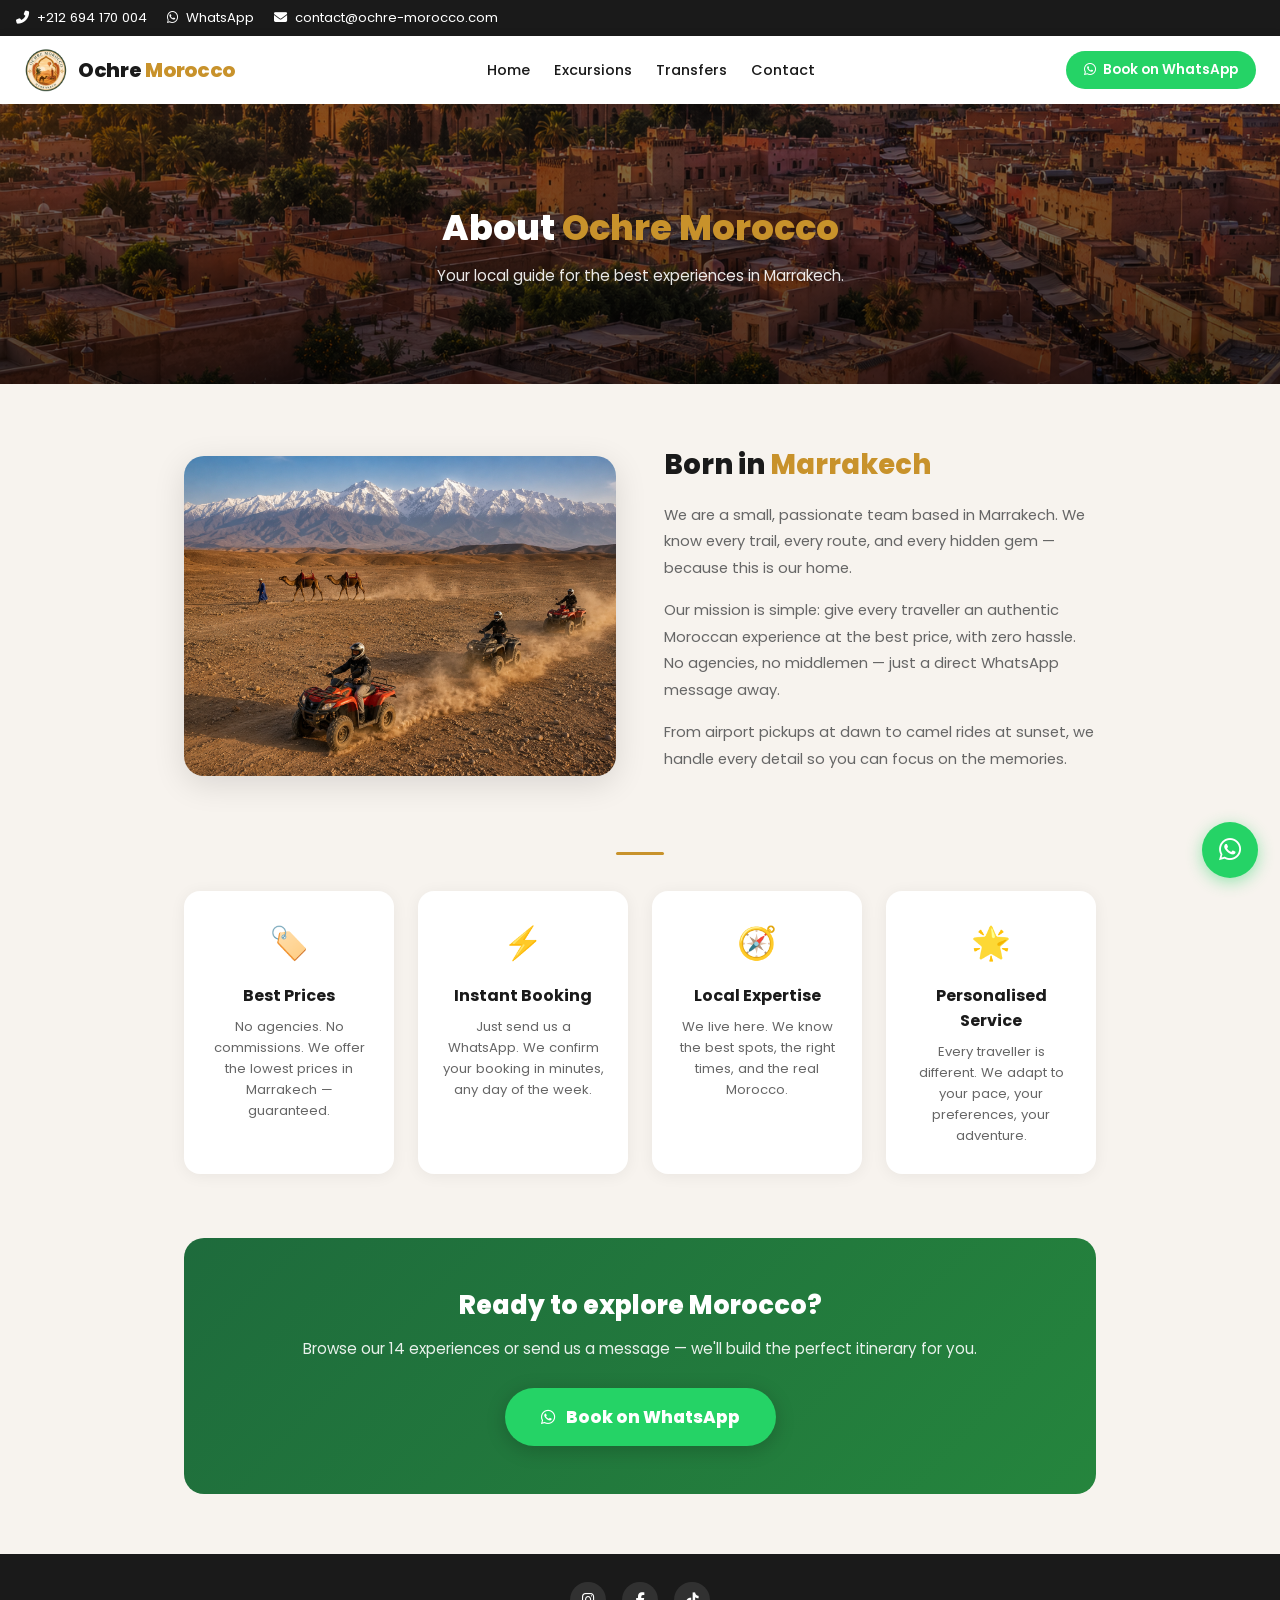
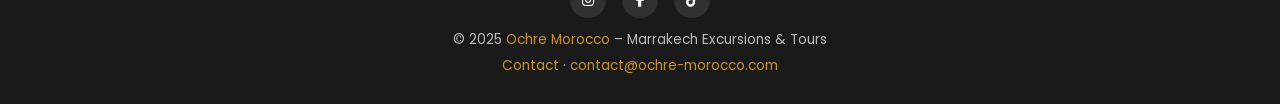
<file: about.html>
<!DOCTYPE html>
<html lang="en" dir="ltr">
<head>
  <meta charset="UTF-8" />
  <meta name="viewport" content="width=device-width, initial-scale=1.0" />
  <meta name="description" content="About Ochre Morocco – Your local guide for excursions & activities in Marrakech at the best prices." />
  <title>About Us – Ochre Morocco</title>
  <link rel="preconnect" href="https://fonts.googleapis.com" />
  <link rel="preconnect" href="https://fonts.gstatic.com" crossorigin />
  <link href="https://fonts.googleapis.com/css2?family=Poppins:wght@300;400;500;600;700;800&display=swap" rel="stylesheet" />
  <link rel="stylesheet" href="https://cdnjs.cloudflare.com/ajax/libs/font-awesome/6.5.0/css/all.min.css" />
  <link rel="icon" type="image/png" href="assets/images/logo.png" />
  <style>
    *, *::before, *::after { box-sizing: border-box; margin: 0; padding: 0; }
    :root { --gold: #c8922b; --green: #1e6b3c; --dark: #1a1a1a; --light: #f7f3ee; --white: #fff; --muted: #666; }
    body { font-family: 'Poppins', sans-serif; background: var(--light); color: var(--dark); }
    a { text-decoration: none; color: inherit; }
    .topbar { background: var(--dark); color: #fff; padding: 8px 16px; display: flex; align-items: center; gap: 8px; font-size: .82rem; flex-wrap: wrap; }
    .topbar a { color: #fff; margin-right: 16px; }
    .topbar a i { margin-right: 4px; }
    header { background: #fff; box-shadow: 0 2px 12px rgba(0,0,0,.08); position: sticky; top: 0; z-index: 100; padding: 12px 24px; display: flex; align-items: center; justify-content: space-between; }
    .logo { display: flex; align-items: center; gap: 10px; }
    .logo img { height: 44px; width: auto; }
    .logo-text { font-size: 1.25rem; font-weight: 800; color: var(--dark); letter-spacing: -.3px; }
    .logo-text span { color: var(--gold); }
    nav { display: flex; gap: 24px; align-items: center; font-size: .9rem; font-weight: 500; }
    nav a { color: var(--dark); transition: color .2s; }
    nav a:hover { color: var(--gold); }
    .btn-wa-header { background: #25d366; color: #fff; padding: 9px 18px; border-radius: 50px; font-weight: 600; font-size: .85rem; display: flex; align-items: center; gap: 7px; }
    .hamburger { display: none; background: none; border: none; cursor: pointer; flex-direction: column; gap: 5px; }
    .hamburger span { display: block; width: 24px; height: 2px; background: var(--dark); border-radius: 2px; }
    .mobile-nav { display: none; position: fixed; inset: 0; background: rgba(0,0,0,.6); z-index: 200; }
    .mobile-nav.open { display: flex; justify-content: flex-end; }
    .mobile-nav-panel { background: #fff; width: 260px; padding: 32px 24px; display: flex; flex-direction: column; gap: 24px; }
    .mobile-nav-panel a { font-weight: 600; font-size: 1rem; color: var(--dark); }
    .mobile-close { background: none; border: none; font-size: 1.4rem; cursor: pointer; align-self: flex-end; color: var(--dark); margin-bottom: 8px; }

    .hero { position: relative; height: 280px; overflow: hidden; }
    .hero img { width: 100%; height: 100%; object-fit: cover; }
    .hero-overlay { position: absolute; inset: 0; background: linear-gradient(to bottom, rgba(0,0,0,.45), rgba(0,0,0,.7)); }
    .hero-content { position: absolute; inset: 0; display: flex; flex-direction: column; align-items: center; justify-content: center; text-align: center; color: #fff; padding: 0 20px; }
    .hero h1 { font-size: 2.2rem; font-weight: 800; margin-bottom: 10px; }
    .hero h1 span { color: var(--gold); }
    .hero p { font-size: .95rem; opacity: .9; max-width: 480px; }

    .section { padding: 60px 24px; max-width: 960px; margin: 0 auto; }
    .divider { width: 48px; height: 3px; background: var(--gold); margin: 12px auto 36px; border-radius: 2px; }

    /* STORY */
    .story { display: grid; grid-template-columns: 1fr 1fr; gap: 48px; align-items: center; margin-bottom: 64px; }
    @media (max-width: 720px) { .story { grid-template-columns: 1fr; gap: 32px; } }
    .story img { width: 100%; border-radius: 20px; object-fit: cover; height: 320px; box-shadow: 0 8px 32px rgba(0,0,0,.12); }
    .story-text h2 { font-size: 1.7rem; font-weight: 800; margin-bottom: 16px; }
    .story-text h2 span { color: var(--gold); }
    .story-text p { color: var(--muted); font-size: .92rem; line-height: 1.8; margin-bottom: 16px; }

    /* VALUES */
    .values-grid { display: grid; grid-template-columns: repeat(auto-fill, minmax(200px, 1fr)); gap: 24px; margin-bottom: 64px; }
    .value-card { background: #fff; border-radius: 16px; padding: 28px 24px; text-align: center; box-shadow: 0 2px 16px rgba(0,0,0,.06); }
    .value-icon { font-size: 2rem; margin-bottom: 16px; }
    .value-title { font-size: 1rem; font-weight: 700; margin-bottom: 8px; color: var(--dark); }
    .value-desc { font-size: .82rem; color: var(--muted); line-height: 1.6; }

    /* CTA */
    .cta-box { background: linear-gradient(135deg, #1e6b3c, #25853d); color: #fff; border-radius: 20px; padding: 48px 40px; text-align: center; }
    .cta-box h2 { font-size: 1.6rem; font-weight: 800; margin-bottom: 12px; }
    .cta-box p { font-size: .95rem; opacity: .9; margin-bottom: 28px; }
    .btn-wa-big { background: #25d366; color: #fff; padding: 16px 36px; border-radius: 50px; font-weight: 800; font-size: 1.05rem; display: inline-flex; align-items: center; gap: 10px; transition: background .2s; box-shadow: 0 4px 20px rgba(0,0,0,.2); }
    .btn-wa-big:hover { background: #1ebe5d; }

    footer { background: var(--dark); color: rgba(255,255,255,.7); text-align: center; padding: 28px 24px; font-size: .85rem; }
    footer a { color: var(--gold); }
    .footer-social { display: flex; justify-content: center; gap: 16px; margin-bottom: 12px; }
    .footer-social a { width: 36px; height: 36px; border-radius: 50%; background: rgba(255,255,255,.1); color: #fff; display: flex; align-items: center; justify-content: center; transition: background .2s; font-size: .9rem; }
    .footer-social a:hover { background: var(--gold); }
    .float-wa { position: fixed; bottom: 22px; right: 22px; background: #25d366; color: #fff; width: 56px; height: 56px; border-radius: 50%; display: flex; align-items: center; justify-content: center; font-size: 1.6rem; box-shadow: 0 4px 16px rgba(37,211,102,.45); z-index: 999; transition: transform .2s; }
    .float-wa:hover { transform: scale(1.1); }

    @media (max-width: 768px) {
      nav { display: none; }
      .hamburger { display: flex; }
      .hero h1 { font-size: 1.6rem; }
      .btn-wa-header { display: none; }
    }
  </style>
</head>
<body>

<div class="topbar">
  <div>
    <a href="tel:+212694170004"><i class="fas fa-phone-alt"></i> +212 694 170 004</a>
    <a href="https://wa.me/212694170004" target="_blank" rel="noopener"><i class="fab fa-whatsapp"></i> WhatsApp</a>
    <a href="mailto:contact@ochre-morocco.com"><i class="fas fa-envelope"></i> contact@ochre-morocco.com</a>
  </div>
</div>

<header>
  <a href="index.html" class="logo">
    <img src="assets/images/logo.png" alt="Ochre Morocco" />
    <span class="logo-text">Ochre <span>Morocco</span></span>
  </a>
  <nav>
    <a href="index.html">Home</a>
    <a href="excursions.html">Excursions</a>
    <a href="transferts.html">Transfers</a>
    <a href="contact.html">Contact</a>
  </nav>
  <a href="https://wa.me/212694170004" class="btn-wa-header" target="_blank" rel="noopener">
    <i class="fab fa-whatsapp"></i> Book on WhatsApp
  </a>
  <button class="hamburger" aria-label="Menu" onclick="document.getElementById('mobileNav').classList.add('open')">
    <span></span><span></span><span></span>
  </button>
</header>

<div class="mobile-nav" id="mobileNav" onclick="this.classList.remove('open')">
  <div class="mobile-nav-panel" onclick="event.stopPropagation()">
    <button class="mobile-close" onclick="document.getElementById('mobileNav').classList.remove('open')">✕</button>
    <a href="index.html">Home</a>
    <a href="excursions.html">Excursions</a>
    <a href="transferts.html">Transfers</a>
    <a href="contact.html">Contact</a>
    <a href="https://wa.me/212694170004" target="_blank" rel="noopener" style="color:#25d366"><i class="fab fa-whatsapp"></i> Book on WhatsApp</a>
  </div>
</div>

<section class="hero">
  <img src="assets/images/marrakech-koutoubia-coucher.jpg" alt="About Ochre Morocco" />
  <div class="hero-overlay"></div>
  <div class="hero-content">
    <h1>About <span>Ochre Morocco</span></h1>
    <p>Your local guide for the best experiences in Marrakech.</p>
  </div>
</section>

<div class="section">

  <div class="story">
    <img src="assets/images/agafay-quad-caravane.jpg" alt="Our story" />
    <div class="story-text">
      <h2>Born in <span>Marrakech</span></h2>
      <p>We are a small, passionate team based in Marrakech. We know every trail, every route, and every hidden gem — because this is our home.</p>
      <p>Our mission is simple: give every traveller an authentic Moroccan experience at the best price, with zero hassle. No agencies, no middlemen — just a direct WhatsApp message away.</p>
      <p>From airport pickups at dawn to camel rides at sunset, we handle every detail so you can focus on the memories.</p>
    </div>
  </div>

  <div class="divider"></div>

  <div class="values-grid">
    <div class="value-card">
      <div class="value-icon">🏷️</div>
      <div class="value-title">Best Prices</div>
      <div class="value-desc">No agencies. No commissions. We offer the lowest prices in Marrakech — guaranteed.</div>
    </div>
    <div class="value-card">
      <div class="value-icon">⚡</div>
      <div class="value-title">Instant Booking</div>
      <div class="value-desc">Just send us a WhatsApp. We confirm your booking in minutes, any day of the week.</div>
    </div>
    <div class="value-card">
      <div class="value-icon">🧭</div>
      <div class="value-title">Local Expertise</div>
      <div class="value-desc">We live here. We know the best spots, the right times, and the real Morocco.</div>
    </div>
    <div class="value-card">
      <div class="value-icon">🌟</div>
      <div class="value-title">Personalised Service</div>
      <div class="value-desc">Every traveller is different. We adapt to your pace, your preferences, your adventure.</div>
    </div>
  </div>

  <div class="cta-box">
    <h2>Ready to explore Morocco?</h2>
    <p>Browse our 14 experiences or send us a message — we'll build the perfect itinerary for you.</p>
    <a href="https://wa.me/212694170004?text=Hello, I want to book an excursion with Ochre Morocco!" class="btn-wa-big" target="_blank" rel="noopener">
      <i class="fab fa-whatsapp"></i> Book on WhatsApp
    </a>
  </div>

</div>

<footer>
  <div class="footer-social">
    <a href="#" aria-label="Instagram"><i class="fab fa-instagram"></i></a>
    <a href="#" aria-label="Facebook"><i class="fab fa-facebook-f"></i></a>
    <a href="#" aria-label="TikTok"><i class="fab fa-tiktok"></i></a>
  </div>
  <p>© 2025 <a href="index.html">Ochre Morocco</a> – Marrakech Excursions &amp; Tours</p>
  <p style="margin-top:6px"><a href="contact.html">Contact</a> · <a href="mailto:contact@ochre-morocco.com">contact@ochre-morocco.com</a></p>
</footer>

<a href="https://wa.me/212694170004" class="float-wa" target="_blank" rel="noopener" aria-label="WhatsApp">
  <i class="fab fa-whatsapp"></i>
</a>
</body>
</html>
</file>
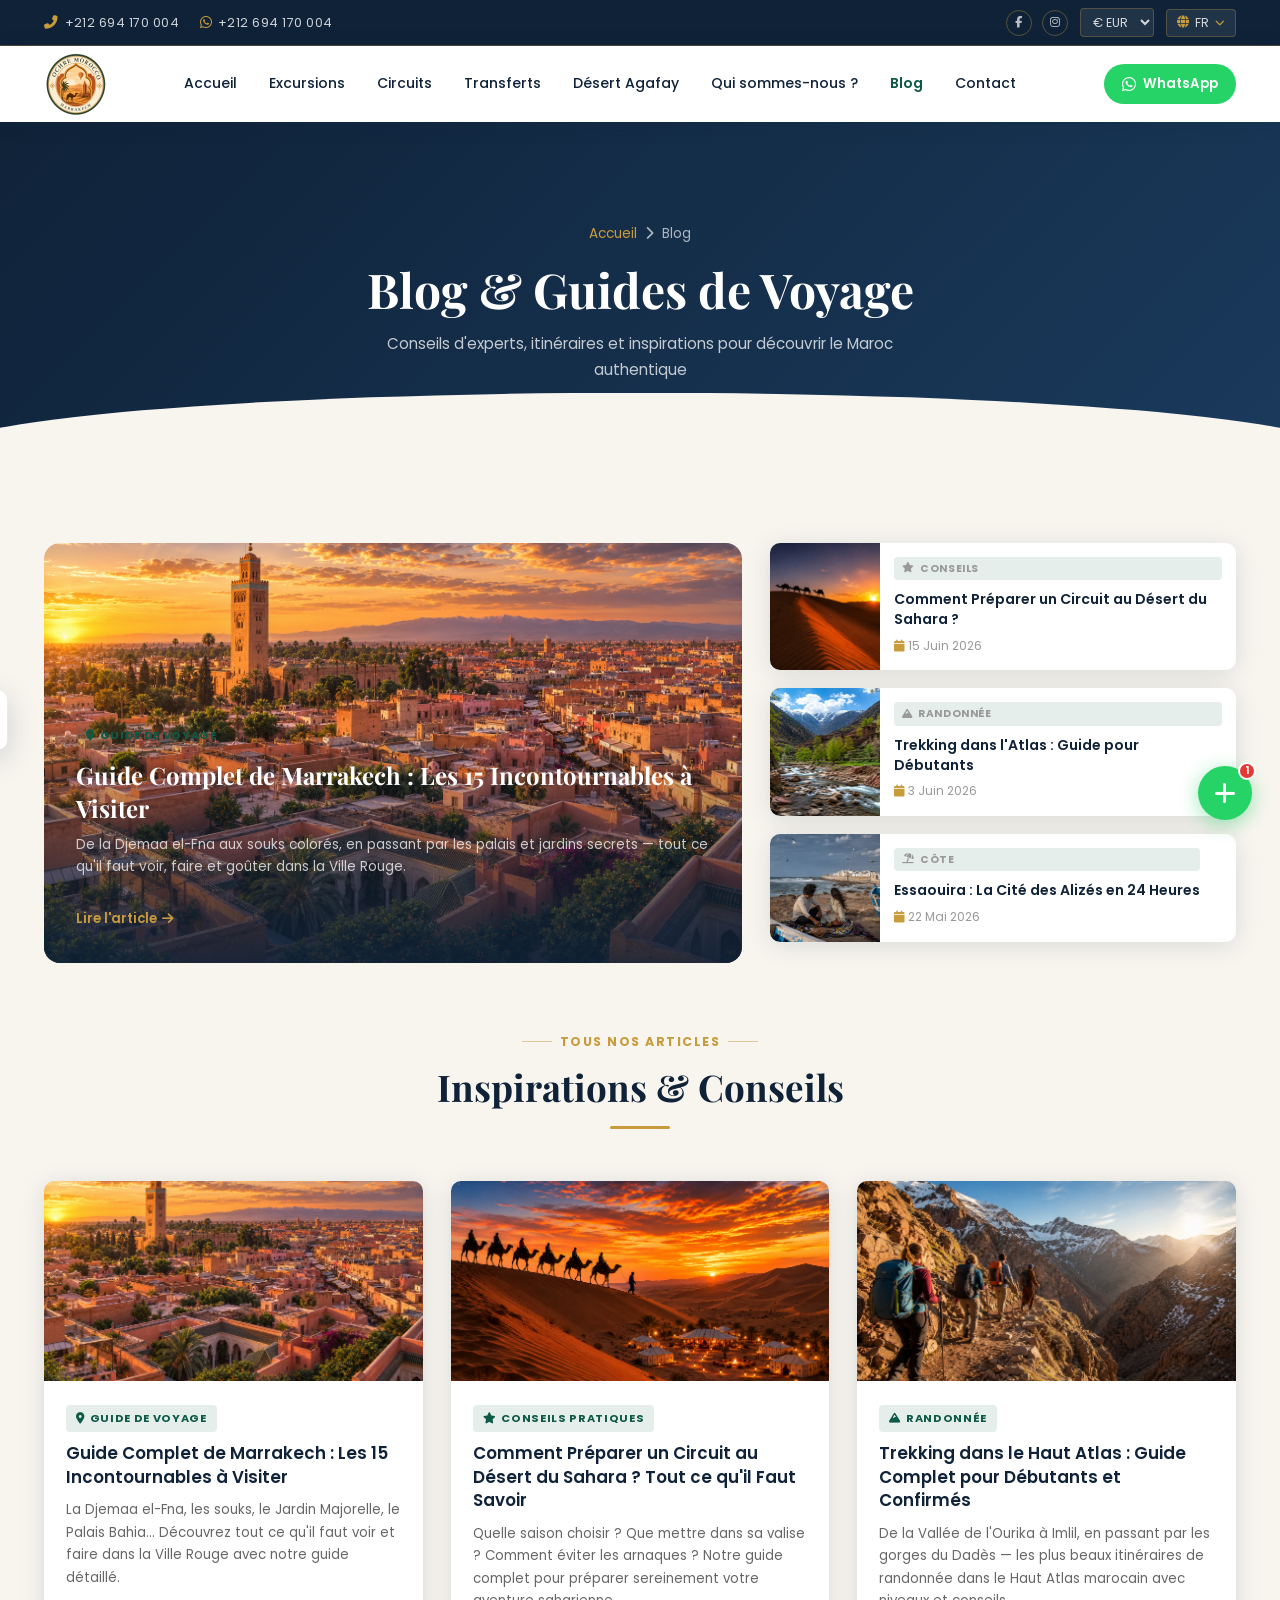
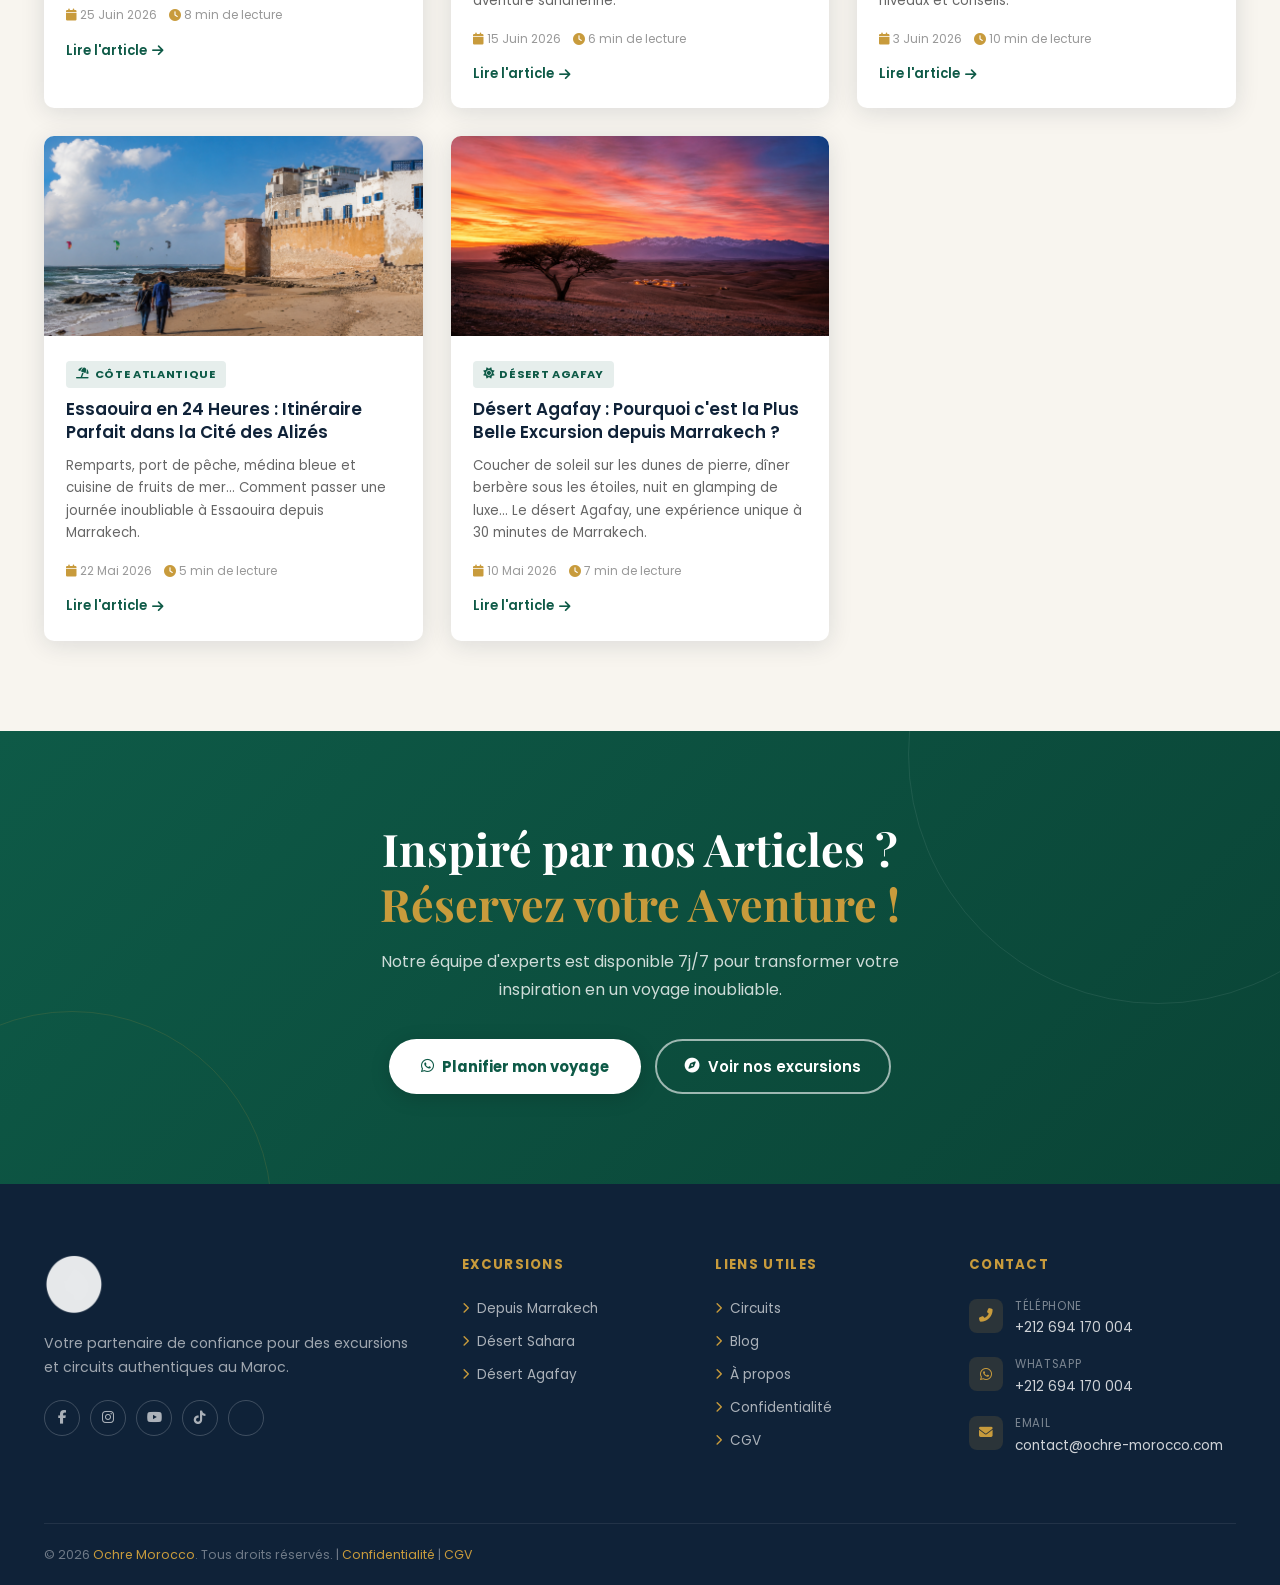
<file: blog.html>
<!DOCTYPE html>
<html lang="fr">
<head>
  <meta charset="UTF-8" />
  <meta name="viewport" content="width=device-width, initial-scale=1.0" />
  <meta name="description" content="Blog Ochre Morocco – Conseils, guides de voyage et inspirations pour visiter le Maroc avec style." />
  <title>Blog Voyage Maroc | Ochre Morocco</title>
  <link rel="preconnect" href="https://fonts.googleapis.com" />
  <link rel="preconnect" href="https://fonts.gstatic.com" crossorigin />
  <link href="https://fonts.googleapis.com/css2?family=Playfair+Display:wght@400;600;700;800&family=Poppins:wght@300;400;500;600;700&display=swap" rel="stylesheet" />
  <link rel="stylesheet" href="https://cdnjs.cloudflare.com/ajax/libs/font-awesome/6.5.0/css/all.min.css" />
  <link rel="stylesheet" href="assets/css/style.css" />
  <link rel="icon" type="image/png" href="assets/images/logo.png" />
  <style>
    .page-hero { background: linear-gradient(135deg, var(--navy) 0%, #1a3a5c 100%); padding: 100px 0 70px; text-align: center; position: relative; overflow: hidden; }
    .page-hero::after { content: ''; position: absolute; bottom: 0; left: 0; right: 0; height: 60px; background: var(--cream); clip-path: ellipse(55% 100% at 50% 100%); }
    .page-hero h1 { color: var(--white); font-size: clamp(2rem, 4vw, 3rem); margin-bottom: 12px; }
    .breadcrumb { display: flex; align-items: center; justify-content: center; gap: 8px; color: rgba(255,255,255,.65); font-size: .85rem; margin-bottom: 14px; }
    .breadcrumb a { color: var(--gold); }

    .blog-featured {
      display: grid;
      grid-template-columns: 1.5fr 1fr;
      gap: 28px;
      margin-bottom: 60px;
    }
    .blog-featured-main {
      position: relative;
      border-radius: 16px;
      overflow: hidden;
      height: 420px;
    }
    .blog-featured-main img { width: 100%; height: 100%; object-fit: cover; transition: transform .7s ease; }
    .blog-featured-main:hover img { transform: scale(1.04); }
    .blog-featured-overlay {
      position: absolute;
      inset: 0;
      background: linear-gradient(to top, rgba(15,34,56,.9) 0%, transparent 55%);
      display: flex;
      align-items: flex-end;
      padding: 32px;
    }
    .blog-featured-content .blog-cat { margin-bottom: 10px; }
    .blog-featured-content h2 { color: var(--white); font-size: 1.5rem; margin-bottom: 10px; line-height: 1.35; }
    .blog-featured-content p { color: rgba(255,255,255,.75); font-size: .85rem; line-height: 1.6; margin-bottom: 16px; }
    .blog-featured-side { display: flex; flex-direction: column; gap: 18px; }
    .blog-side-card {
      display: flex;
      gap: 14px;
      background: var(--white);
      border-radius: 10px;
      overflow: hidden;
      box-shadow: var(--shadow);
      transition: all var(--trans);
      cursor: pointer;
    }
    .blog-side-card:hover { transform: translateX(4px); box-shadow: 0 8px 24px rgba(15,34,56,.14); }
    .blog-side-img { width: 110px; flex-shrink: 0; }
    .blog-side-img img { width: 100%; height: 100%; object-fit: cover; }
    .blog-side-body { padding: 14px 14px 14px 0; display: flex; flex-direction: column; justify-content: center; }
    .blog-side-body h4 { font-size: .88rem; font-family: 'Poppins', sans-serif; font-weight: 600; color: var(--navy); line-height: 1.4; margin-bottom: 6px; }
    .blog-side-body span { font-size: .75rem; color: #999; }

    @media(max-width: 900px) { .blog-featured { grid-template-columns: 1fr; } .blog-featured-main { height: 280px; } .blog-featured-side { flex-direction: row; overflow-x: auto; } .blog-side-card { min-width: 260px; } }
    @media(max-width: 600px) { .blog-featured-side { flex-direction: column; } .blog-side-card { min-width: auto; } }
  </style>
  <link href="https://fonts.googleapis.com/css2?family=Cairo:wght@400;600;700;800&display=swap" rel="stylesheet">
</head>
<body>

<!-- TOPBAR -->
<div class="topbar">
  <div class="container"><div class="inner">
    <div class="contact-info">
      <a href="tel:+212694170004"><i class="fas fa-phone-alt"></i> +212 694 170 004</a>
      <a href="tel:+212694170004" class="hide-sm"><i class="fab fa-whatsapp"></i> +212 694 170 004</a>
    </div>
    <div class="right-side">
      <div class="social-links">
        <a href="https://www.facebook.com/OchreMorocco" target="_blank" rel="noopener"><i class="fab fa-facebook-f"></i></a>
        <a href="https://www.instagram.com/ochre.morocco" target="_blank" rel="noopener"><i class="fab fa-instagram"></i></a>
      </div>
      <select class="currency-select" aria-label="Devise">
        <option value="EUR">€ EUR</option>
        <option value="USD">$ USD</option>
        <option value="GBP">£ GBP</option>
        <option value="MAD">MAD</option>
      </select>
      <div class="lang-switcher-wrap">
        <button class="lang-switcher-btn"><i class="fas fa-globe"></i> <span id="activeLangLabel">FR</span> <i class="fas fa-chevron-down" style="font-size:.6rem"></i></button>
        <div class="lang-dropdown">
          <button class="lang-option active" data-lang="fr"><span class="lang-flag">🇫🇷</span> Français</button>
          <button class="lang-option" data-lang="en"><span class="lang-flag">🇬🇧</span> English</button>
          <button class="lang-option" data-lang="es"><span class="lang-flag">🇪🇸</span> Español</button>
          <button class="lang-option" data-lang="ar"><span class="lang-flag">🇲🇦</span> العربية</button>
        </div>
      </div>
    </div>
  </div></div>
</div>

<!-- HEADER -->
<header class="site-header">
  <div class="container"><div class="nav-inner">
    <a href="index.html" class="site-logo"><img src="assets/images/logo.png" alt="Ochre Morocco" /></a>
    <nav class="main-nav">
      <div class="nav-item"><a href="index.html" data-i18n="nav_home">Accueil</a></div>
      <div class="nav-item"><a href="excursions.html" data-i18n="nav_exc">Excursions</a></div>
      <div class="nav-item"><a href="circuits.html" data-i18n="nav_circ">Circuits</a></div>
      <div class="nav-item"><a href="transferts.html" data-i18n="nav_trans">Transferts</a></div>
      <div class="nav-item"><a href="desert-agafay.html" data-i18n="nav_desert">Désert Agafay</a></div>
      <div class="nav-item"><a href="about.html" data-i18n="nav_about">Qui sommes-nous ?</a></div>
      <div class="nav-item active"><a href="blog.html" data-i18n="nav_blog">Blog</a></div>
      <div class="nav-item"><a href="contact.html" data-i18n="nav_contact">Contact</a></div>
    </nav>
    <div class="nav-cta"><a href="https://wa.me/212694170004" class="btn-whatsapp" target="_blank" rel="noopener"><i class="fab fa-whatsapp"></i> <span data-i18n="wa_btn">WhatsApp</span></a></div>
    <button class="hamburger" aria-label="Menu"><span></span><span></span><span></span></button>
  </div></div>
</header>

<!-- MOBILE NAV -->
<nav class="mobile-nav">
  <button class="mobile-nav-close"><i class="fas fa-times"></i></button>
  <a href="index.html">Accueil</a>
  <a href="excursions.html">Excursions</a>
  <a href="circuits.html">Circuits</a>
  <a href="transferts.html">Transferts</a>
  <a href="desert-agafay.html">Désert Agafay</a>
  <a href="about.html">Qui sommes-nous ?</a>
  <a href="blog.html">Blog</a>
  <a href="contact.html">Contact</a>
  <div class="mobile-cta">
    <a href="https://wa.me/212694170004" class="btn-whatsapp" style="display:flex;justify-content:center" target="_blank" rel="noopener"><i class="fab fa-whatsapp"></i> Réservez via WhatsApp</a>
  </div>
</nav>

<!-- PAGE HERO -->
<section class="page-hero">
  <div class="container">
    <div class="breadcrumb"><a href="index.html">Accueil</a> <i class="fas fa-chevron-right"></i> Blog</div>
    <h1>Blog & Guides de Voyage</h1>
    <p style="color:rgba(255,255,255,.75);max-width:520px;margin:10px auto 0;font-size:.95rem">Conseils d'experts, itinéraires et inspirations pour découvrir le Maroc authentique</p>
  </div>
</section>

<!-- BLOG CONTENT -->
<section class="section-py" style="background:var(--cream)">
  <div class="container">

    <!-- Featured -->
    <div class="blog-featured" data-aos="fade-up">
      <a href="#article1" class="blog-featured-main">
        <img src="assets/images/marrakech-koutoubia-coucher.jpg" alt="Guide Marrakech" loading="lazy" />
        <div class="blog-featured-overlay">
          <div class="blog-featured-content">
            <span class="blog-cat"><i class="fas fa-map-marker-alt"></i> Guide de Voyage</span>
            <h2>Guide Complet de Marrakech : Les 15 Incontournables à Visiter</h2>
            <p>De la Djemaa el-Fna aux souks colorés, en passant par les palais et jardins secrets — tout ce qu'il faut voir, faire et goûter dans la Ville Rouge.</p>
            <span class="blog-read-more" style="color:var(--gold)">Lire l'article <i class="fas fa-arrow-right"></i></span>
          </div>
        </div>
      </a>
      <div class="blog-featured-side">
        <a href="#article2" class="blog-side-card">
          <div class="blog-side-img">
            <img src="assets/images/sahara-caravane-coucher.jpg" alt="Sahara" loading="lazy" />
          </div>
          <div class="blog-side-body">
            <span class="blog-cat" style="font-size:.65rem;padding:3px 8px"><i class="fas fa-star"></i> Conseils</span>
            <h4>Comment Préparer un Circuit au Désert du Sahara ?</h4>
            <span><i class="fas fa-calendar" style="color:var(--gold)"></i> 15 Juin 2026</span>
          </div>
        </a>
        <a href="#article3" class="blog-side-card">
          <div class="blog-side-img">
            <img src="assets/images/ourika-randonnee.jpg" alt="Atlas" loading="lazy" />
          </div>
          <div class="blog-side-body">
            <span class="blog-cat" style="font-size:.65rem;padding:3px 8px"><i class="fas fa-mountain"></i> Randonnée</span>
            <h4>Trekking dans l'Atlas : Guide pour Débutants</h4>
            <span><i class="fas fa-calendar" style="color:var(--gold)"></i> 3 Juin 2026</span>
          </div>
        </a>
        <a href="#article4" class="blog-side-card">
          <div class="blog-side-img">
            <img src="assets/images/essaouira-picnic-plage.jpg" alt="Essaouira" loading="lazy" />
          </div>
          <div class="blog-side-body">
            <span class="blog-cat" style="font-size:.65rem;padding:3px 8px"><i class="fas fa-umbrella-beach"></i> Côte</span>
            <h4>Essaouira : La Cité des Alizés en 24 Heures</h4>
            <span><i class="fas fa-calendar" style="color:var(--gold)"></i> 22 Mai 2026</span>
          </div>
        </a>
      </div>
    </div>

    <!-- All Articles -->
    <div class="section-heading" data-aos="fade-up">
      <div class="section-kicker">Tous nos articles</div>
      <h2 class="section-title">Inspirations & Conseils</h2>
      <span class="section-divider"></span>
    </div>

    <div class="blog-grid">

      <div class="blog-card" id="article1" data-aos="fade-up">
        <div class="blog-card-img">
          <img src="assets/images/marrakech-koutoubia-coucher.jpg" alt="Marrakech" loading="lazy" />
        </div>
        <div class="blog-card-body">
          <span class="blog-cat"><i class="fas fa-map-marker-alt"></i> Guide de Voyage</span>
          <h3 class="blog-card-title">Guide Complet de Marrakech : Les 15 Incontournables à Visiter</h3>
          <p class="blog-card-excerpt">La Djemaa el-Fna, les souks, le Jardin Majorelle, le Palais Bahia... Découvrez tout ce qu'il faut voir et faire dans la Ville Rouge avec notre guide détaillé.</p>
          <div class="blog-card-meta">
            <span><i class="fas fa-calendar"></i> 25 Juin 2026</span>
            <span><i class="fas fa-clock"></i> 8 min de lecture</span>
          </div>
          <span class="blog-read-more">Lire l'article <i class="fas fa-arrow-right"></i></span>
        </div>
      </div>

      <div class="blog-card" id="article2" data-aos="fade-up" data-delay="100">
        <div class="blog-card-img">
          <img src="assets/images/merzouga-camp-coucher.jpg" alt="Sahara" loading="lazy" />
        </div>
        <div class="blog-card-body">
          <span class="blog-cat"><i class="fas fa-star"></i> Conseils Pratiques</span>
          <h3 class="blog-card-title">Comment Préparer un Circuit au Désert du Sahara ? Tout ce qu'il Faut Savoir</h3>
          <p class="blog-card-excerpt">Quelle saison choisir ? Que mettre dans sa valise ? Comment éviter les arnaques ? Notre guide complet pour préparer sereinement votre aventure saharienne.</p>
          <div class="blog-card-meta">
            <span><i class="fas fa-calendar"></i> 15 Juin 2026</span>
            <span><i class="fas fa-clock"></i> 6 min de lecture</span>
          </div>
          <span class="blog-read-more">Lire l'article <i class="fas fa-arrow-right"></i></span>
        </div>
      </div>

      <div class="blog-card" id="article3" data-aos="fade-up" data-delay="200">
        <div class="blog-card-img">
          <img src="assets/images/atlas-randonnee-groupe.jpg" alt="Atlas" loading="lazy" />
        </div>
        <div class="blog-card-body">
          <span class="blog-cat"><i class="fas fa-mountain"></i> Randonnée</span>
          <h3 class="blog-card-title">Trekking dans le Haut Atlas : Guide Complet pour Débutants et Confirmés</h3>
          <p class="blog-card-excerpt">De la Vallée de l'Ourika à Imlil, en passant par les gorges du Dadès — les plus beaux itinéraires de randonnée dans le Haut Atlas marocain avec niveaux et conseils.</p>
          <div class="blog-card-meta">
            <span><i class="fas fa-calendar"></i> 3 Juin 2026</span>
            <span><i class="fas fa-clock"></i> 10 min de lecture</span>
          </div>
          <span class="blog-read-more">Lire l'article <i class="fas fa-arrow-right"></i></span>
        </div>
      </div>

      <div class="blog-card" id="article4" data-aos="fade-up">
        <div class="blog-card-img">
          <img src="assets/images/essaouira-plage-remparts.jpg" alt="Essaouira" loading="lazy" />
        </div>
        <div class="blog-card-body">
          <span class="blog-cat"><i class="fas fa-umbrella-beach"></i> Côte Atlantique</span>
          <h3 class="blog-card-title">Essaouira en 24 Heures : Itinéraire Parfait dans la Cité des Alizés</h3>
          <p class="blog-card-excerpt">Remparts, port de pêche, médina bleue et cuisine de fruits de mer... Comment passer une journée inoubliable à Essaouira depuis Marrakech.</p>
          <div class="blog-card-meta">
            <span><i class="fas fa-calendar"></i> 22 Mai 2026</span>
            <span><i class="fas fa-clock"></i> 5 min de lecture</span>
          </div>
          <span class="blog-read-more">Lire l'article <i class="fas fa-arrow-right"></i></span>
        </div>
      </div>

      <div class="blog-card" data-aos="fade-up" data-delay="100">
        <div class="blog-card-img">
          <img src="assets/images/agafay-paysage-coucher.jpg" alt="Agafay" loading="lazy" />
        </div>
        <div class="blog-card-body">
          <span class="blog-cat"><i class="fas fa-sun"></i> Désert Agafay</span>
          <h3 class="blog-card-title">Désert Agafay : Pourquoi c'est la Plus Belle Excursion depuis Marrakech ?</h3>
          <p class="blog-card-excerpt">Coucher de soleil sur les dunes de pierre, dîner berbère sous les étoiles, nuit en glamping de luxe... Le désert Agafay, une expérience unique à 30 minutes de Marrakech.</p>
          <div class="blog-card-meta">
            <span><i class="fas fa-calendar"></i> 10 Mai 2026</span>
            <span><i class="fas fa-clock"></i> 7 min de lecture</span>
          </div>
          <span class="blog-read-more">Lire l'article <i class="fas fa-arrow-right"></i></span>
        </div>
      </div>

      <!-- FUTURE: Circuit Villes Impériales blog post - désactivé temporairement
      <div class="blog-card" data-aos="fade-up" data-delay="200">
        <div class="blog-card-img">
          <img src="assets/images/fes-riad-interieur.jpg" alt="Fès" loading="lazy" />
        </div>
        <div class="blog-card-body">
          <span class="blog-cat"><i class="fas fa-landmark"></i> Villes Impériales</span>
          <h3 class="blog-card-title">Circuit des 4 Villes Impériales : L'Itinéraire Parfait pour Découvrir le Maroc</h3>
          <p class="blog-card-excerpt">Casablanca, Rabat, Fès, Marrakech — les quatre capitales historiques du Maroc en 7 jours. Notre itinéraire détaillé jour par jour avec toutes les adresses incontournables.</p>
          <div class="blog-card-meta">
            <span><i class="fas fa-calendar"></i> 28 Avril 2026</span>
            <span><i class="fas fa-clock"></i> 12 min de lecture</span>
          </div>
          <span class="blog-read-more">Lire l'article <i class="fas fa-arrow-right"></i></span>
        </div>
      </div>

    </div>
      -->

  </div>
</section>

<!-- CTA -->
<section class="cta-section">
  <div class="container"><div class="cta-content">
    <h2 class="cta-title">Inspiré par nos Articles ?<br><span>Réservez votre Aventure !</span></h2>
    <p class="cta-desc">Notre équipe d'experts est disponible 7j/7 pour transformer votre inspiration en un voyage inoubliable.</p>
    <div class="cta-btns">
      <a href="https://wa.me/212694170004" class="btn-white" target="_blank" rel="noopener"><i class="fab fa-whatsapp"></i> Planifier mon voyage</a>
      <a href="excursions.html" class="btn-outline-white"><i class="fas fa-compass"></i> Voir nos excursions</a>
    </div>
  </div></div>
</section>

<!-- FOOTER -->
<footer class="site-footer">
  <div class="container">
    <div class="footer-grid">
      <div>
        <img src="assets/images/logo.png" alt="Ochre Morocco" class="footer-logo" />
        <p class="footer-tagline">Votre partenaire de confiance pour des excursions et circuits authentiques au Maroc.</p>
        <div class="footer-social">
          <a href="https://www.facebook.com/OchreMorocco" target="_blank" rel="noopener"><i class="fab fa-facebook-f"></i></a>
          <a href="https://www.instagram.com/ochre.morocco" target="_blank" rel="noopener"><i class="fab fa-instagram"></i></a>
          <a href="https://www.youtube.com/@OchreMorocco" target="_blank" rel="noopener"><i class="fab fa-youtube"></i></a>
          <a href="https://www.tiktok.com/@ochremorocco" target="_blank" rel="noopener"><i class="fab fa-tiktok"></i></a>
          <a href="https://www.tripadvisor.com/Profile/OchreMorocco" target="_blank" rel="noopener"><i class="fab fa-tripadvisor"></i></a>
        </div>
      </div>
      <div>
        <div class="footer-heading">Excursions</div>
        <ul class="footer-links">
          <li><a href="excursions.html#marrakech"><i class="fas fa-chevron-right"></i> Depuis Marrakech</a></li>
          <li><a href="excursions.html#desert"><i class="fas fa-chevron-right"></i> Désert Sahara</a></li>
          <li><a href="desert-agafay.html"><i class="fas fa-chevron-right"></i> Désert Agafay</a></li>
        </ul>
      </div>
      <div>
        <div class="footer-heading">Liens Utiles</div>
        <ul class="footer-links">
          <li><a href="circuits.html"><i class="fas fa-chevron-right"></i> Circuits</a></li>
          <li><a href="blog.html"><i class="fas fa-chevron-right"></i> Blog</a></li>
          <li><a href="about.html"><i class="fas fa-chevron-right"></i> À propos</a></li>
          <li><a href="privacy.html"><i class="fas fa-chevron-right"></i> Confidentialité</a></li>
          <li><a href="terms.html"><i class="fas fa-chevron-right"></i> CGV</a></li>
        </ul>
      </div>
      <div>
        <div class="footer-heading">Contact</div>
        <div class="footer-contact-item">
          <div class="footer-contact-icon"><i class="fas fa-phone-alt"></i></div>
          <div class="footer-contact-text">
            <span class="label">Téléphone</span>
            <a href="tel:+212694170004">+212 694 170 004</a>
          </div>
        </div>
        <div class="footer-contact-item">
          <div class="footer-contact-icon"><i class="fab fa-whatsapp"></i></div>
          <div class="footer-contact-text">
            <span class="label">WhatsApp</span>
            <a href="https://wa.me/212694170004" target="_blank" rel="noopener">+212 694 170 004</a>
          </div>
        </div>
        <div class="footer-contact-item">
          <div class="footer-contact-icon"><i class="fas fa-envelope"></i></div>
          <div class="footer-contact-text">
            <span class="label">Email</span>
            <a href="mailto:contact@ochre-morocco.com">contact@ochre-morocco.com</a>
          </div>
        </div>
      </div>
    </div>
    <div class="footer-bottom">
      <p>© 2026 <a href="index.html">Ochre Morocco</a>. Tous droits réservés. | <a href="privacy.html">Confidentialité</a> | <a href="terms.html">CGV</a></p>
    </div>
  </div>
</footer>

<!-- Floating Chat -->
<div class="chat-fab-wrap">
  <div class="chat-menu">
    <a href="https://wa.me/212694170004" class="chat-menu-item wa" target="_blank" rel="noopener"><i class="fab fa-whatsapp"></i> WhatsApp</a>
    <a href="tel:+212694170004" class="chat-menu-item ph"><i class="fas fa-phone-alt"></i> Appeler</a>
    <a href="mailto:contact@ochre-morocco.com" class="chat-menu-item em"><i class="fas fa-envelope"></i> Email</a>
  </div>
  <button class="chat-fab" aria-label="Contact">
    <i class="fas fa-plus"></i>
    <span class="chat-fab-badge">1</span>
  </button>
</div>
<button class="back-to-top" aria-label="Retour en haut"><i class="fas fa-chevron-up"></i></button>
<div class="urgency-notif">
  <div class="urgency-notif-icon"><i class="fas fa-fire"></i></div>
  <div class="notif-text"></div>
</div>

<script src="assets/js/main.js" defer></script>
</body>
</html>
</file>
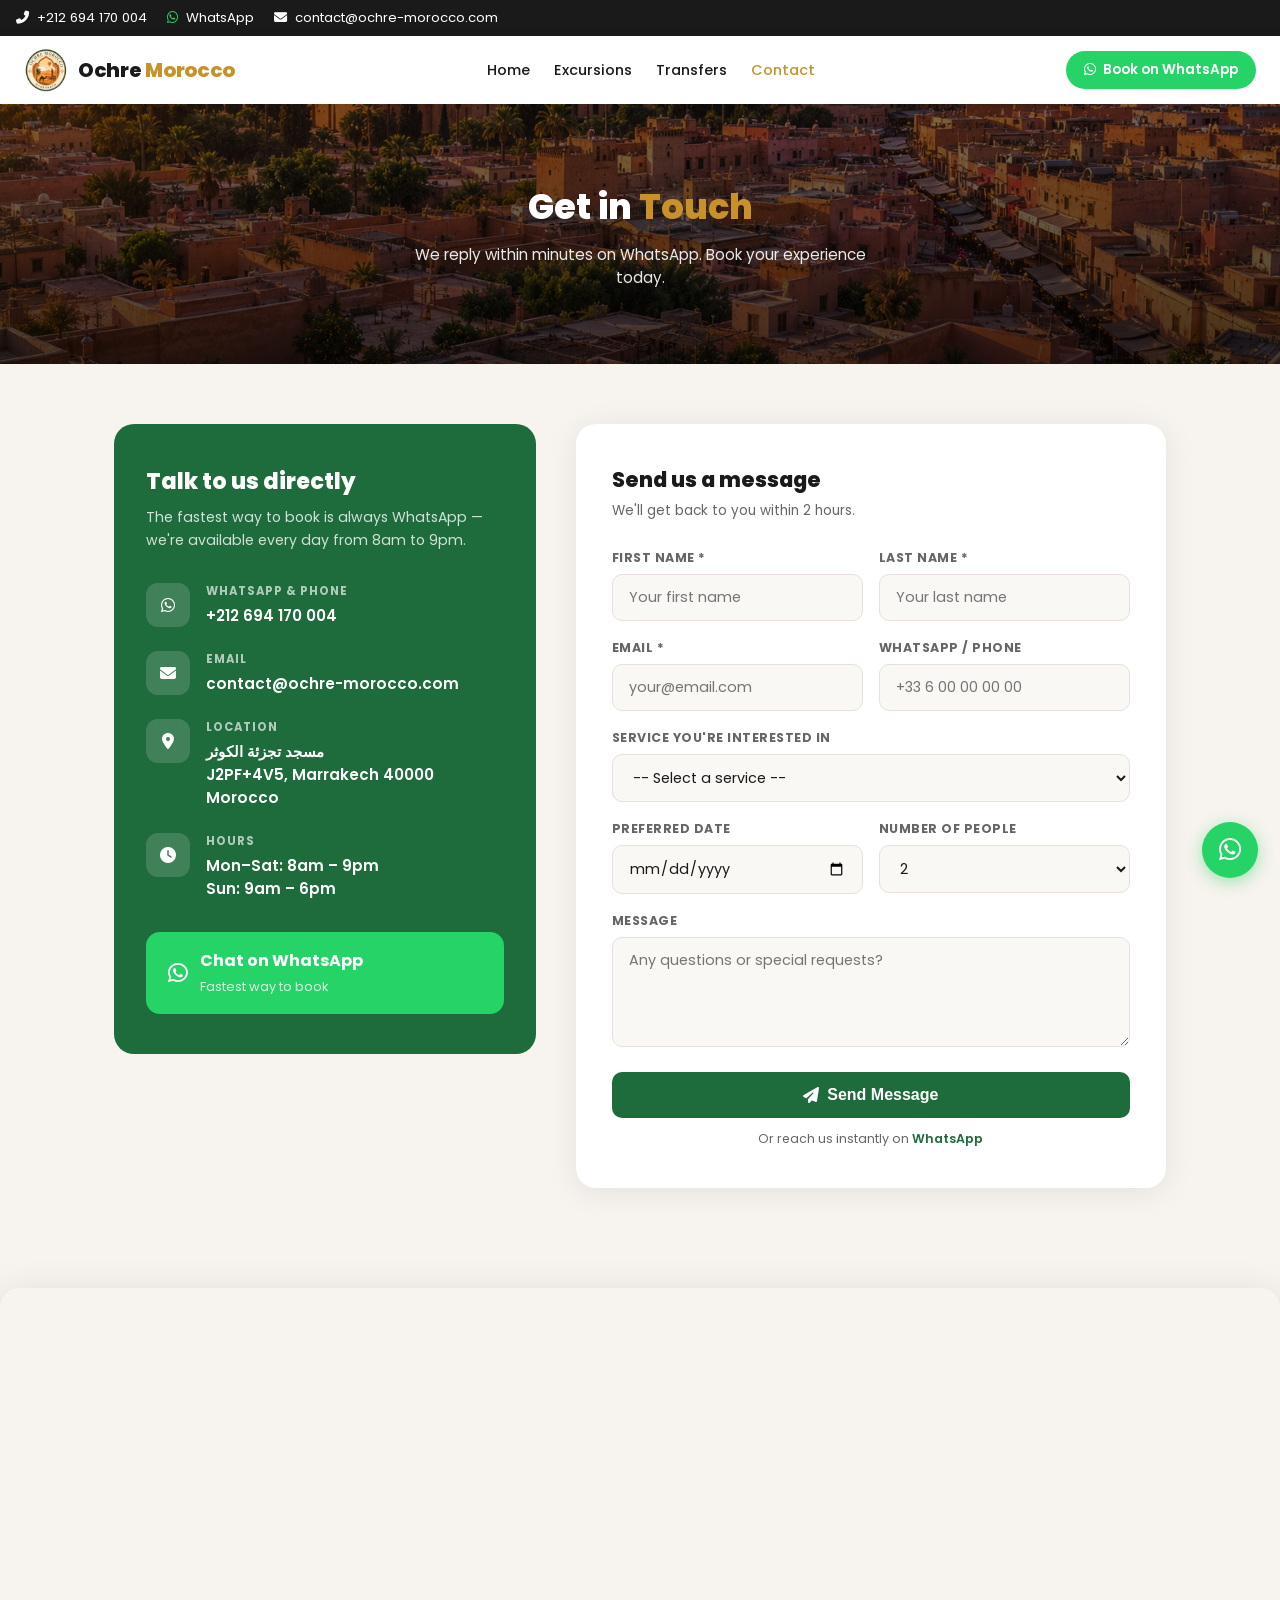
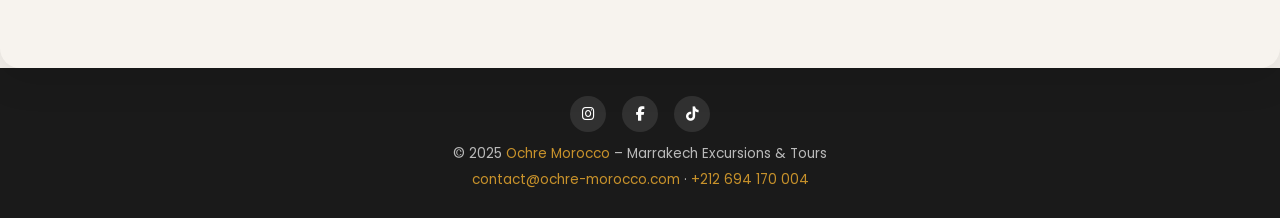
<file: contact.html>
<!DOCTYPE html>
<html lang="en" dir="ltr">
<head>
  <meta charset="UTF-8" />
  <meta name="viewport" content="width=device-width, initial-scale=1.0" />
  <meta name="description" content="Contact Ochre Morocco – Book an excursion from Marrakech via WhatsApp. Fast reply guaranteed." />
  <title>Contact – Ochre Morocco</title>
  <link rel="preconnect" href="https://fonts.googleapis.com" />
  <link rel="preconnect" href="https://fonts.gstatic.com" crossorigin />
  <link href="https://fonts.googleapis.com/css2?family=Poppins:wght@300;400;500;600;700;800&display=swap" rel="stylesheet" />
  <link rel="stylesheet" href="https://cdnjs.cloudflare.com/ajax/libs/font-awesome/6.5.0/css/all.min.css" />
  <link rel="icon" type="image/png" href="assets/images/logo.png" />
  <style>
    *, *::before, *::after { box-sizing: border-box; margin: 0; padding: 0; }
    :root { --gold: #c8922b; --green: #1e6b3c; --dark: #1a1a1a; --light: #f7f3ee; --white: #fff; --muted: #666; --red: #e53935; }
    body { font-family: 'Poppins', sans-serif; background: var(--light); color: var(--dark); }
    a { text-decoration: none; color: inherit; }
    .topbar { background: var(--dark); color: #fff; padding: 8px 16px; display: flex; justify-content: space-between; align-items: center; flex-wrap: wrap; gap: 8px; font-size: .82rem; }
    .topbar a { color: #fff; margin-right: 16px; }
    .topbar a i { margin-right: 4px; }
    .topbar .fab.fa-whatsapp { color: #25d366; }
    header { background: #fff; box-shadow: 0 2px 12px rgba(0,0,0,.08); position: sticky; top: 0; z-index: 100; padding: 12px 24px; display: flex; align-items: center; justify-content: space-between; }
    .logo { display: flex; align-items: center; gap: 10px; }
    .logo img { height: 44px; width: auto; }
    .logo-text { font-size: 1.25rem; font-weight: 800; color: var(--dark); letter-spacing: -.3px; }
    .logo-text span { color: var(--gold); }
    nav { display: flex; gap: 24px; align-items: center; font-size: .9rem; font-weight: 500; }
    nav a { color: var(--dark); transition: color .2s; }
    nav a:hover, nav a.active { color: var(--gold); }
    .btn-wa-header { background: #25d366; color: #fff; padding: 9px 18px; border-radius: 50px; font-weight: 600; font-size: .85rem; display: flex; align-items: center; gap: 7px; transition: background .2s; }
    .btn-wa-header:hover { background: #1ebe5d; }
    .hamburger { display: none; background: none; border: none; cursor: pointer; flex-direction: column; gap: 5px; }
    .hamburger span { display: block; width: 24px; height: 2px; background: var(--dark); border-radius: 2px; }
    .mobile-nav { display: none; position: fixed; inset: 0; background: rgba(0,0,0,.6); z-index: 200; }
    .mobile-nav.open { display: flex; justify-content: flex-end; }
    .mobile-nav-panel { background: #fff; width: 260px; padding: 32px 24px; display: flex; flex-direction: column; gap: 24px; }
    .mobile-nav-panel a { font-weight: 600; font-size: 1rem; color: var(--dark); }
    .mobile-nav-panel a:hover { color: var(--gold); }
    .mobile-close { background: none; border: none; font-size: 1.4rem; cursor: pointer; align-self: flex-end; color: var(--dark); margin-bottom: 8px; }

    .hero { position: relative; height: 260px; overflow: hidden; }
    .hero img { width: 100%; height: 100%; object-fit: cover; }
    .hero-overlay { position: absolute; inset: 0; background: linear-gradient(to bottom, rgba(0,0,0,.5), rgba(0,0,0,.72)); }
    .hero-content { position: absolute; inset: 0; display: flex; flex-direction: column; align-items: center; justify-content: center; text-align: center; color: #fff; padding: 0 20px; }
    .hero h1 { font-size: 2.2rem; font-weight: 800; margin-bottom: 10px; }
    .hero h1 span { color: var(--gold); }
    .hero p { font-size: .95rem; opacity: .9; max-width: 480px; }

    .section { padding: 60px 24px; max-width: 1100px; margin: 0 auto; }

    /* CONTACT GRID */
    .contact-grid { display: grid; grid-template-columns: 1fr 1.4fr; gap: 40px; align-items: start; }
    @media (max-width: 860px) { .contact-grid { grid-template-columns: 1fr; } }

    /* INFO PANEL */
    .info-panel { background: var(--green); color: #fff; border-radius: 20px; padding: 40px 32px; }
    .info-panel h2 { font-size: 1.4rem; font-weight: 800; margin-bottom: 8px; }
    .info-panel .sub { font-size: .88rem; opacity: .8; margin-bottom: 32px; line-height: 1.6; }
    .info-row { display: flex; align-items: flex-start; gap: 16px; margin-bottom: 24px; }
    .info-icon { width: 44px; height: 44px; border-radius: 12px; background: rgba(255,255,255,.15); display: flex; align-items: center; justify-content: center; font-size: 1rem; flex-shrink: 0; }
    .info-label { font-size: .72rem; font-weight: 700; letter-spacing: 1px; text-transform: uppercase; opacity: .65; margin-bottom: 4px; }
    .info-val { font-size: .95rem; font-weight: 600; }
    .info-val a { color: #fff; }
    .wa-btn-big { display: flex; align-items: center; gap: 12px; background: #25d366; color: #fff; padding: 16px 22px; border-radius: 14px; font-weight: 700; font-size: 1rem; margin-top: 32px; transition: background .2s; }
    .wa-btn-big:hover { background: #1ebe5d; }
    .wa-btn-big i { font-size: 1.4rem; }

    /* FORM PANEL */
    .form-panel { background: #fff; border-radius: 20px; box-shadow: 0 4px 32px rgba(0,0,0,.08); padding: 40px 36px; }
    .form-panel h2 { font-size: 1.3rem; font-weight: 800; margin-bottom: 6px; color: var(--dark); }
    .form-panel .sub { font-size: .85rem; color: var(--muted); margin-bottom: 28px; }
    .form-row { display: grid; grid-template-columns: 1fr 1fr; gap: 16px; }
    @media (max-width: 520px) { .form-row { grid-template-columns: 1fr; } }
    .form-group { margin-bottom: 18px; }
    .form-group label { display: block; font-size: .78rem; font-weight: 700; letter-spacing: .5px; text-transform: uppercase; color: var(--muted); margin-bottom: 7px; }
    .form-group input, .form-group select, .form-group textarea {
      width: 100%; padding: 12px 16px; border: 1.5px solid #e8e0d8; border-radius: 10px;
      font-family: 'Poppins', sans-serif; font-size: .9rem; color: var(--dark);
      background: #faf8f5; transition: border-color .2s; outline: none;
    }
    .form-group input:focus, .form-group select:focus, .form-group textarea:focus { border-color: var(--gold); background: #fff; }
    .form-group textarea { resize: vertical; min-height: 110px; }
    .btn-submit { width: 100%; background: var(--green); color: #fff; padding: 14px; border-radius: 10px; font-weight: 700; font-size: 1rem; border: none; cursor: pointer; transition: background .2s; display: flex; align-items: center; justify-content: center; gap: 8px; }
    .btn-submit:hover { background: #164f2c; }
    .form-note { text-align: center; font-size: .78rem; color: var(--muted); margin-top: 12px; }

    /* SUCCESS */
    .success-msg { display: none; text-align: center; padding: 24px; background: #e8f5e9; border-radius: 12px; color: var(--green); font-weight: 600; margin-top: 16px; }

    footer { background: var(--dark); color: rgba(255,255,255,.7); text-align: center; padding: 28px 24px; font-size: .85rem; }
    footer a { color: var(--gold); }
    .footer-social { display: flex; justify-content: center; gap: 16px; margin-bottom: 12px; }
    .footer-social a { width: 36px; height: 36px; border-radius: 50%; background: rgba(255,255,255,.1); color: #fff; display: flex; align-items: center; justify-content: center; transition: background .2s; font-size: .9rem; }
    .footer-social a:hover { background: var(--gold); }
    .float-wa { position: fixed; bottom: 22px; right: 22px; background: #25d366; color: #fff; width: 56px; height: 56px; border-radius: 50%; display: flex; align-items: center; justify-content: center; font-size: 1.6rem; box-shadow: 0 4px 16px rgba(37,211,102,.45); z-index: 999; transition: transform .2s; }
    .float-wa:hover { transform: scale(1.1); }

    @media (max-width: 768px) {
      nav { display: none; }
      .hamburger { display: flex; }
      .hero h1 { font-size: 1.6rem; }
      .hero { height: 220px; }
      .btn-wa-header { display: none; }
      .form-panel { padding: 28px 20px; }
      .info-panel { padding: 32px 24px; }
    }
  
/* contact map */
.contact-map {
  border-radius: 20px;
  overflow: hidden;
  height: 380px;
  box-shadow: 0 8px 40px rgba(0,0,0,.12);
  position: relative;
  margin-top: 40px;
}
.contact-map iframe { position: absolute; inset: 0; width: 100%; height: 100%; }
@media (max-width: 640px) { .contact-map { height: 250px; } }

  </style>
</head>
<body>

<div class="topbar">
  <div>
    <a href="tel:+212694170004"><i class="fas fa-phone-alt"></i> +212 694 170 004</a>
    <a href="https://wa.me/212694170004" target="_blank" rel="noopener"><i class="fab fa-whatsapp"></i> WhatsApp</a>
    <a href="mailto:contact@ochre-morocco.com"><i class="fas fa-envelope"></i> contact@ochre-morocco.com</a>
  </div>
</div>

<header>
  <a href="index.html" class="logo">
    <img src="assets/images/logo.png" alt="Ochre Morocco" />
    <span class="logo-text">Ochre <span>Morocco</span></span>
  </a>
  <nav>
    <a href="index.html">Home</a>
    <a href="excursions.html">Excursions</a>
    <a href="transferts.html">Transfers</a>
    <a href="contact.html" class="active">Contact</a>
  </nav>
  <a href="https://wa.me/212694170004" class="btn-wa-header" target="_blank" rel="noopener">
    <i class="fab fa-whatsapp"></i> Book on WhatsApp
  </a>
  <button class="hamburger" aria-label="Menu" onclick="document.getElementById('mobileNav').classList.add('open')">
    <span></span><span></span><span></span>
  </button>
</header>

<div class="mobile-nav" id="mobileNav" onclick="this.classList.remove('open')">
  <div class="mobile-nav-panel" onclick="event.stopPropagation()">
    <button class="mobile-close" onclick="document.getElementById('mobileNav').classList.remove('open')">✕</button>
    <a href="index.html">Home</a>
    <a href="excursions.html">Excursions</a>
    <a href="transferts.html">Transfers</a>
    <a href="contact.html">Contact</a>
    <a href="https://wa.me/212694170004" target="_blank" rel="noopener" style="color:#25d366"><i class="fab fa-whatsapp"></i> Book on WhatsApp</a>
  </div>
</div>

<section class="hero">
  <img src="assets/images/marrakech-koutoubia-coucher.jpg" alt="Contact Ochre Morocco" />
  <div class="hero-overlay"></div>
  <div class="hero-content">
    <h1>Get in <span>Touch</span></h1>
    <p>We reply within minutes on WhatsApp. Book your experience today.</p>
  </div>
</section>

<div class="section">
  <div class="contact-grid">

    <!-- INFO -->
    <div class="info-panel">
      <h2>Talk to us directly</h2>
      <p class="sub">The fastest way to book is always WhatsApp — we're available every day from 8am to 9pm.</p>

      <div class="info-row">
        <div class="info-icon"><i class="fab fa-whatsapp"></i></div>
        <div>
          <div class="info-label">WhatsApp & Phone</div>
          <div class="info-val"><a href="tel:+212694170004">+212 694 170 004</a></div>
        </div>
      </div>

      <div class="info-row">
        <div class="info-icon"><i class="fas fa-envelope"></i></div>
        <div>
          <div class="info-label">Email</div>
          <div class="info-val"><a href="mailto:contact@ochre-morocco.com">contact@ochre-morocco.com</a></div>
        </div>
      </div>

      <div class="info-row">
        <div class="info-icon"><i class="fas fa-map-marker-alt"></i></div>
        <div>
          <div class="info-label">Location</div>
          <div class="info-val">
              مسجد تجزئة الكوثر<br>
              J2PF+4V5, Marrakech 40000<br>
              Morocco
            </div>
        </div>
      </div>

      <div class="info-row">
        <div class="info-icon"><i class="fas fa-clock"></i></div>
        <div>
          <div class="info-label">Hours</div>
          <div class="info-val">Mon–Sat: 8am – 9pm<br>Sun: 9am – 6pm</div>
        </div>
      </div>

      <a href="https://wa.me/212694170004?text=Hello, I want to book an excursion with Ochre Morocco!" class="wa-btn-big" target="_blank" rel="noopener">
        <i class="fab fa-whatsapp"></i>
        <span>Chat on WhatsApp<br><small style="font-weight:400;font-size:.8rem;opacity:.85">Fastest way to book</small></span>
      </a>
    </div>

    <!-- FORM -->
    <div class="form-panel">
      <h2>Send us a message</h2>
      <p class="sub">We'll get back to you within 2 hours.</p>

      <form id="contactForm" onsubmit="handleSubmit(event)">
        <div class="form-row">
          <div class="form-group">
            <label>First Name *</label>
            <input type="text" name="firstname" placeholder="Your first name" required />
          </div>
          <div class="form-group">
            <label>Last Name *</label>
            <input type="text" name="lastname" placeholder="Your last name" required />
          </div>
        </div>

        <div class="form-row">
          <div class="form-group">
            <label>Email *</label>
            <input type="email" name="email" placeholder="your@email.com" required />
          </div>
          <div class="form-group">
            <label>WhatsApp / Phone</label>
            <input type="tel" name="phone" placeholder="+33 6 00 00 00 00" />
          </div>
        </div>

        <div class="form-group">
          <label>Service you're interested in</label>
          <select name="service">
            <option value="">-- Select a service --</option>
            <option>Airport Transfer (€5)</option>
            <option>Agafay Desert Pack (€25)</option>
            <option>Hot Air Balloon (€89)</option>
            <option>Paragliding (€80)</option>
            <option>Petit Buggy – Palmeraie (€50)</option>
            <option>Grand Buggy – Palmeraie (from €60)</option>
            <option>Quad – Palmeraie (€20)</option>
            <option>Camel Ride – Palmeraie (€15)</option>
            <option>Essaouira – Full Day (€15)</option>
            <option>Ouzoud Waterfalls – Full Day (€15)</option>
            <option>Ourika Valley – With Guide (€15)</option>
            <option>Aït Ben Haddou & Ouarzazate (€25)</option>
            <option>Zagora Desert – 2 Days / 1 Night (€55)</option>
            <option>Merzouga Desert – 3 Days / 2 Nights (€70)</option>
            <option>Other / Multiple</option>
          </select>
        </div>

        <div class="form-row">
          <div class="form-group">
            <label>Preferred Date</label>
            <input type="date" name="date" />
          </div>
          <div class="form-group">
            <label>Number of People</label>
            <select name="people">
              <option>1</option><option selected>2</option><option>3</option>
              <option>4</option><option>5</option><option>6+</option>
            </select>
          </div>
        </div>

        <div class="form-group">
          <label>Message</label>
          <textarea name="message" placeholder="Any questions or special requests?"></textarea>
        </div>

        <button type="submit" class="btn-submit">
          <i class="fas fa-paper-plane"></i> Send Message
        </button>
        <p class="form-note">Or reach us instantly on <a href="https://wa.me/212694170004" target="_blank" rel="noopener" style="color:var(--green);font-weight:600">WhatsApp</a></p>
      </form>

      <div class="success-msg" id="successMsg">
        <i class="fas fa-check-circle" style="font-size:1.5rem;margin-bottom:8px;display:block"></i>
        Message sent! We'll reply within 2 hours.<br>
        For faster response, <a href="https://wa.me/212694170004" target="_blank" rel="noopener" style="color:var(--green)">chat on WhatsApp</a>.
      </div>
    </div>

  </div>
</div>


    <!-- GOOGLE MAP -->
    <div class="contact-map">
      <iframe
        src="https://maps.google.com/maps?q=J2PF%2B4V5+Marrakech+40000+Morocco&output=embed&z=17"
        width="100%" height="100%"
        style="border:0;" allowfullscreen="" loading="lazy"
        referrerpolicy="no-referrer-when-downgrade"
        title="Ochre Morocco – Marrakech Office">
      </iframe>
    </div>

</div>

<footer>
  <div class="footer-social">
    <a href="#" aria-label="Instagram"><i class="fab fa-instagram"></i></a>
    <a href="#" aria-label="Facebook"><i class="fab fa-facebook-f"></i></a>
    <a href="#" aria-label="TikTok"><i class="fab fa-tiktok"></i></a>
  </div>
  <p>© 2025 <a href="index.html">Ochre Morocco</a> – Marrakech Excursions &amp; Tours</p>
  <p style="margin-top:6px"><a href="mailto:contact@ochre-morocco.com">contact@ochre-morocco.com</a> · <a href="tel:+212694170004">+212 694 170 004</a></p>
</footer>

<a href="https://wa.me/212694170004" class="float-wa" target="_blank" rel="noopener" aria-label="WhatsApp">
  <i class="fab fa-whatsapp"></i>
</a>

<script>
function handleSubmit(e) {
  e.preventDefault();
  const form = document.getElementById('contactForm');
  const msg = document.getElementById('successMsg');
  form.style.display = 'none';
  msg.style.display = 'block';
}
</script>
</body>
</html>
</file>
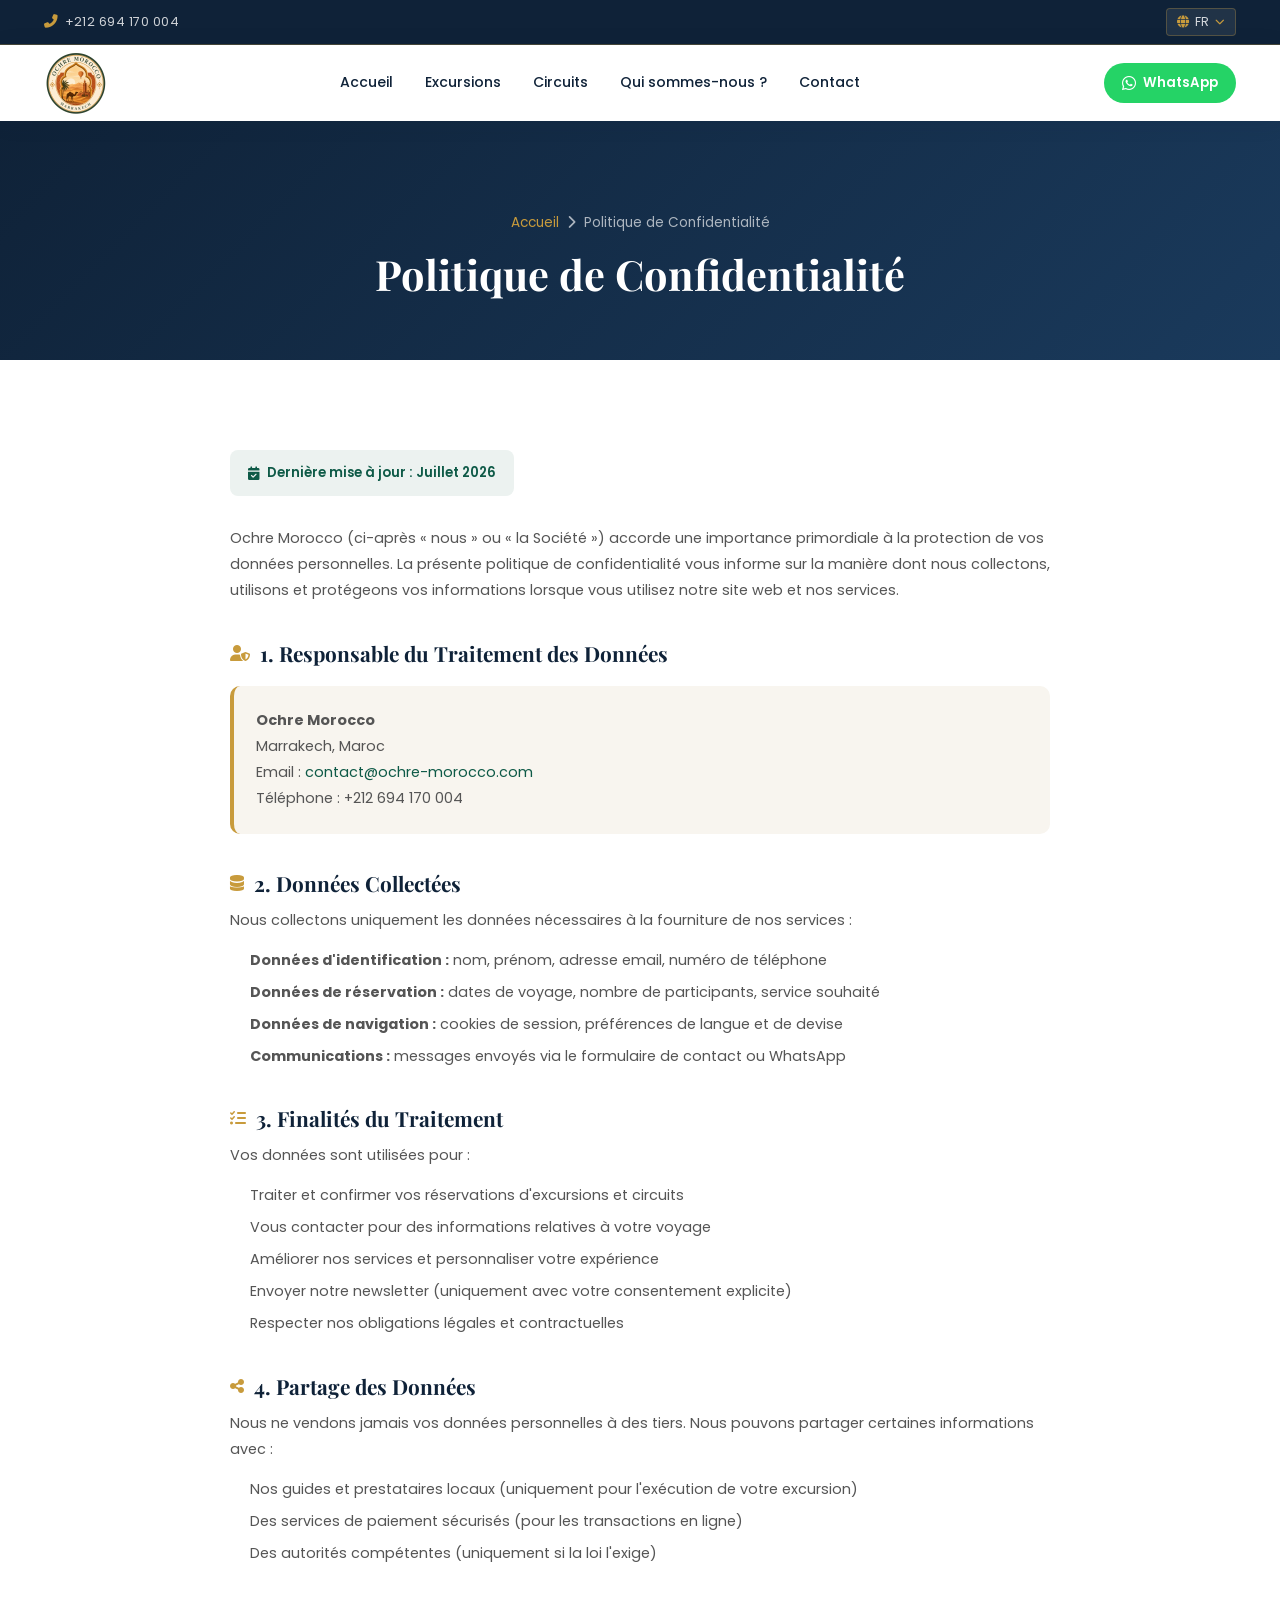
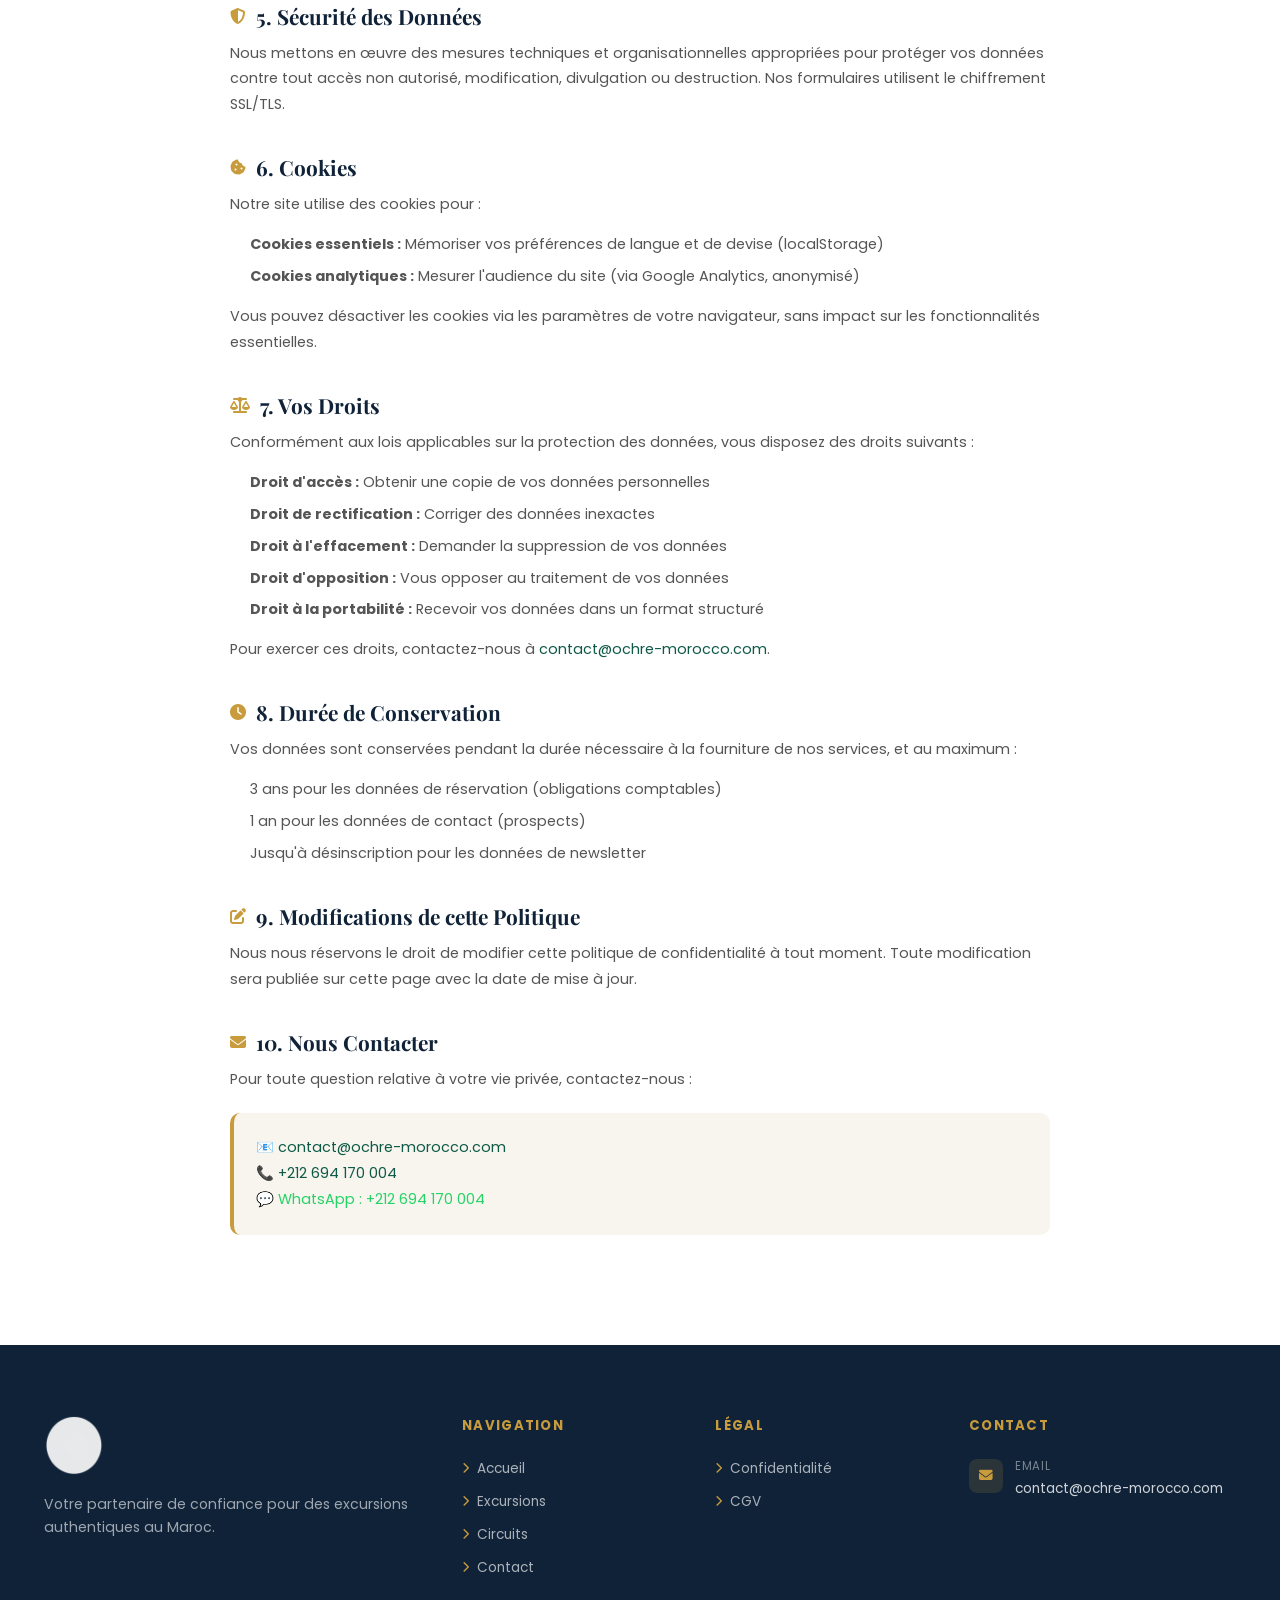
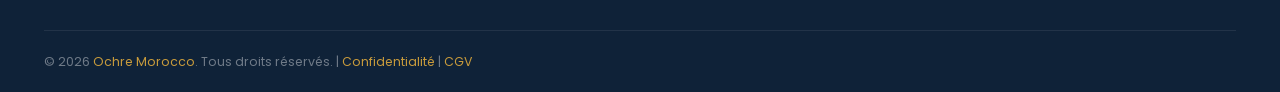
<file: privacy.html>
<!DOCTYPE html>
<html lang="fr">
<head>
  <meta charset="UTF-8" />
  <meta name="viewport" content="width=device-width, initial-scale=1.0" />
  <meta name="description" content="Politique de confidentialité de Ochre Morocco – Protection de vos données personnelles." />
  <title>Politique de Confidentialité | Ochre Morocco</title>
  <link rel="preconnect" href="https://fonts.googleapis.com" />
  <link rel="preconnect" href="https://fonts.gstatic.com" crossorigin />
  <link href="https://fonts.googleapis.com/css2?family=Playfair+Display:wght@400;600;700;800&family=Poppins:wght@300;400;500;600;700&display=swap" rel="stylesheet" />
  <link rel="stylesheet" href="https://cdnjs.cloudflare.com/ajax/libs/font-awesome/6.5.0/css/all.min.css" />
  <link rel="stylesheet" href="assets/css/style.css" />
  <link rel="icon" type="image/png" href="assets/images/logo.png" />
  <style>
    .page-hero { background: linear-gradient(135deg, var(--navy) 0%, #1a3a5c 100%); padding: 90px 0 60px; text-align: center; }
    .page-hero h1 { color: var(--white); font-size: clamp(1.8rem, 4vw, 2.6rem); }
    .breadcrumb { display: flex; align-items: center; justify-content: center; gap: 8px; color: rgba(255,255,255,.65); font-size: .85rem; margin-bottom: 14px; }
    .breadcrumb a { color: var(--gold); }
    .legal-content { max-width: 820px; margin: 0 auto; }
    .legal-content h2 { font-size: 1.3rem; color: var(--navy); margin: 36px 0 12px; display: flex; align-items: center; gap: 10px; }
    .legal-content h2 i { color: var(--gold); font-size: 1rem; }
    .legal-content p { font-size: .9rem; color: #555; line-height: 1.8; margin-bottom: 14px; }
    .legal-content ul { padding-left: 20px; margin-bottom: 14px; }
    .legal-content ul li { font-size: .9rem; color: #555; line-height: 1.8; margin-bottom: 6px; }
    .legal-card { background: var(--cream); border-radius: 10px; padding: 22px; border-left: 4px solid var(--gold); margin: 20px 0; }
    .legal-card p { margin: 0; }
    .last-updated { background: rgba(14,90,71,.08); border-radius: 8px; padding: 12px 18px; display: inline-flex; align-items: center; gap: 8px; font-size: .82rem; color: var(--green); font-weight: 600; margin-bottom: 30px; }
  </style>
  <link href="https://fonts.googleapis.com/css2?family=Cairo:wght@400;600;700;800&display=swap" rel="stylesheet">
</head>
<body>

<!-- TOPBAR -->
<div class="topbar">
  <div class="container"><div class="inner">
    <div class="contact-info">
      <a href="tel:+212694170004"><i class="fas fa-phone-alt"></i> +212 694 170 004</a>
    </div>
    <div class="right-side">
      <div class="lang-switcher-wrap">
        <button class="lang-switcher-btn"><i class="fas fa-globe"></i> FR <i class="fas fa-chevron-down" style="font-size:.6rem"></i></button>
        <div class="lang-dropdown">
          <button class="lang-option active" data-lang="fr"><span class="lang-flag">🇫🇷</span> Français</button>
          <button class="lang-option" data-lang="en"><span class="lang-flag">🇬🇧</span> English</button>
          <button class="lang-option" data-lang="es"><span class="lang-flag">🇪🇸</span> Español</button>
          <button class="lang-option" data-lang="ar"><span class="lang-flag">🇲🇦</span> العربية</button>
        </div>
      </div>
    </div>
  </div></div>
</div>

<!-- HEADER -->
<header class="site-header">
  <div class="container"><div class="nav-inner">
    <a href="index.html" class="site-logo"><img src="assets/images/logo.png" alt="Ochre Morocco" /></a>
    <nav class="main-nav">
      <div class="nav-item"><a href="index.html">Accueil</a></div>
      <div class="nav-item"><a href="excursions.html">Excursions</a></div>
      <div class="nav-item"><a href="circuits.html">Circuits</a></div>
      <div class="nav-item"><a href="about.html">Qui sommes-nous ?</a></div>
      <div class="nav-item"><a href="contact.html">Contact</a></div>
    </nav>
    <div class="nav-cta"><a href="https://wa.me/212694170004" class="btn-whatsapp" target="_blank"><i class="fab fa-whatsapp"></i> WhatsApp</a></div>
    <button class="hamburger" aria-label="Menu"><span></span><span></span><span></span></button>
  </div></div>
</header>

<nav class="mobile-nav">
  <button class="mobile-nav-close"><i class="fas fa-times"></i></button>
  <a href="index.html">Accueil</a>
  <a href="excursions.html">Excursions</a>
  <a href="circuits.html">Circuits</a>
  <a href="contact.html">Contact</a>
  <div class="mobile-cta">
    <a href="https://wa.me/212694170004" class="btn-whatsapp" style="display:flex;justify-content:center" target="_blank"><i class="fab fa-whatsapp"></i> WhatsApp</a>
  </div>
</nav>

<section class="page-hero">
  <div class="container">
    <div class="breadcrumb"><a href="index.html">Accueil</a> <i class="fas fa-chevron-right"></i> Politique de Confidentialité</div>
    <h1>Politique de Confidentialité</h1>
  </div>
</section>

<section class="section-py" style="background:var(--white)">
  <div class="container">
    <div class="legal-content">
      <span class="last-updated"><i class="fas fa-calendar-check"></i> Dernière mise à jour : Juillet 2026</span>

      <p>Ochre Morocco (ci-après « nous » ou « la Société ») accorde une importance primordiale à la protection de vos données personnelles. La présente politique de confidentialité vous informe sur la manière dont nous collectons, utilisons et protégeons vos informations lorsque vous utilisez notre site web et nos services.</p>

      <h2><i class="fas fa-user-shield"></i> 1. Responsable du Traitement des Données</h2>
      <div class="legal-card">
        <p><strong>Ochre Morocco</strong><br>
        Marrakech, Maroc<br>
        Email : <a href="mailto:contact@ochre-morocco.com" style="color:var(--green)">contact@ochre-morocco.com</a><br>
        Téléphone : +212 694 170 004</p>
      </div>

      <h2><i class="fas fa-database"></i> 2. Données Collectées</h2>
      <p>Nous collectons uniquement les données nécessaires à la fourniture de nos services :</p>
      <ul>
        <li><strong>Données d'identification :</strong> nom, prénom, adresse email, numéro de téléphone</li>
        <li><strong>Données de réservation :</strong> dates de voyage, nombre de participants, service souhaité</li>
        <li><strong>Données de navigation :</strong> cookies de session, préférences de langue et de devise</li>
        <li><strong>Communications :</strong> messages envoyés via le formulaire de contact ou WhatsApp</li>
      </ul>

      <h2><i class="fas fa-tasks"></i> 3. Finalités du Traitement</h2>
      <p>Vos données sont utilisées pour :</p>
      <ul>
        <li>Traiter et confirmer vos réservations d'excursions et circuits</li>
        <li>Vous contacter pour des informations relatives à votre voyage</li>
        <li>Améliorer nos services et personnaliser votre expérience</li>
        <li>Envoyer notre newsletter (uniquement avec votre consentement explicite)</li>
        <li>Respecter nos obligations légales et contractuelles</li>
      </ul>

      <h2><i class="fas fa-share-alt"></i> 4. Partage des Données</h2>
      <p>Nous ne vendons jamais vos données personnelles à des tiers. Nous pouvons partager certaines informations avec :</p>
      <ul>
        <li>Nos guides et prestataires locaux (uniquement pour l'exécution de votre excursion)</li>
        <li>Des services de paiement sécurisés (pour les transactions en ligne)</li>
        <li>Des autorités compétentes (uniquement si la loi l'exige)</li>
      </ul>

      <h2><i class="fas fa-shield-alt"></i> 5. Sécurité des Données</h2>
      <p>Nous mettons en œuvre des mesures techniques et organisationnelles appropriées pour protéger vos données contre tout accès non autorisé, modification, divulgation ou destruction. Nos formulaires utilisent le chiffrement SSL/TLS.</p>

      <h2><i class="fas fa-cookie-bite"></i> 6. Cookies</h2>
      <p>Notre site utilise des cookies pour :</p>
      <ul>
        <li><strong>Cookies essentiels :</strong> Mémoriser vos préférences de langue et de devise (localStorage)</li>
        <li><strong>Cookies analytiques :</strong> Mesurer l'audience du site (via Google Analytics, anonymisé)</li>
      </ul>
      <p>Vous pouvez désactiver les cookies via les paramètres de votre navigateur, sans impact sur les fonctionnalités essentielles.</p>

      <h2><i class="fas fa-balance-scale"></i> 7. Vos Droits</h2>
      <p>Conformément aux lois applicables sur la protection des données, vous disposez des droits suivants :</p>
      <ul>
        <li><strong>Droit d'accès :</strong> Obtenir une copie de vos données personnelles</li>
        <li><strong>Droit de rectification :</strong> Corriger des données inexactes</li>
        <li><strong>Droit à l'effacement :</strong> Demander la suppression de vos données</li>
        <li><strong>Droit d'opposition :</strong> Vous opposer au traitement de vos données</li>
        <li><strong>Droit à la portabilité :</strong> Recevoir vos données dans un format structuré</li>
      </ul>
      <p>Pour exercer ces droits, contactez-nous à <a href="mailto:contact@ochre-morocco.com" style="color:var(--green)">contact@ochre-morocco.com</a>.</p>

      <h2><i class="fas fa-clock"></i> 8. Durée de Conservation</h2>
      <p>Vos données sont conservées pendant la durée nécessaire à la fourniture de nos services, et au maximum :</p>
      <ul>
        <li>3 ans pour les données de réservation (obligations comptables)</li>
        <li>1 an pour les données de contact (prospects)</li>
        <li>Jusqu'à désinscription pour les données de newsletter</li>
      </ul>

      <h2><i class="fas fa-edit"></i> 9. Modifications de cette Politique</h2>
      <p>Nous nous réservons le droit de modifier cette politique de confidentialité à tout moment. Toute modification sera publiée sur cette page avec la date de mise à jour.</p>

      <h2><i class="fas fa-envelope"></i> 10. Nous Contacter</h2>
      <p>Pour toute question relative à votre vie privée, contactez-nous :</p>
      <div class="legal-card">
        <p>📧 <a href="mailto:contact@ochre-morocco.com" style="color:var(--green)">contact@ochre-morocco.com</a><br>
        📞 <a href="tel:+212694170004" style="color:var(--green)">+212 694 170 004</a><br>
        💬 <a href="https://wa.me/212694170004" style="color:#25D366" target="_blank">WhatsApp : +212 694 170 004</a></p>
      </div>

    </div>
  </div>
</section>

<footer class="site-footer">
  <div class="container">
    <div class="footer-grid">
      <div>
        <img src="assets/images/logo.png" alt="Ochre Morocco" class="footer-logo" />
        <p class="footer-tagline">Votre partenaire de confiance pour des excursions authentiques au Maroc.</p>
      </div>
      <div>
        <div class="footer-heading">Navigation</div>
        <ul class="footer-links">
          <li><a href="index.html"><i class="fas fa-chevron-right"></i> Accueil</a></li>
          <li><a href="excursions.html"><i class="fas fa-chevron-right"></i> Excursions</a></li>
          <li><a href="circuits.html"><i class="fas fa-chevron-right"></i> Circuits</a></li>
          <li><a href="contact.html"><i class="fas fa-chevron-right"></i> Contact</a></li>
        </ul>
      </div>
      <div>
        <div class="footer-heading">Légal</div>
        <ul class="footer-links">
          <li><a href="privacy.html"><i class="fas fa-chevron-right"></i> Confidentialité</a></li>
          <li><a href="terms.html"><i class="fas fa-chevron-right"></i> CGV</a></li>
        </ul>
      </div>
      <div>
        <div class="footer-heading">Contact</div>
        <div class="footer-contact-item">
          <div class="footer-contact-icon"><i class="fas fa-envelope"></i></div>
          <div class="footer-contact-text">
            <span class="label">Email</span>
            <a href="mailto:contact@ochre-morocco.com">contact@ochre-morocco.com</a>
          </div>
        </div>
      </div>
    </div>
    <div class="footer-bottom">
      <p>© 2026 <a href="index.html">Ochre Morocco</a>. Tous droits réservés. | <a href="privacy.html">Confidentialité</a> | <a href="terms.html">CGV</a></p>
    </div>
  </div>
</footer>

<button class="back-to-top"><i class="fas fa-chevron-up"></i></button>
<script src="assets/js/main.js" defer></script>
</body>
</html>
</file>
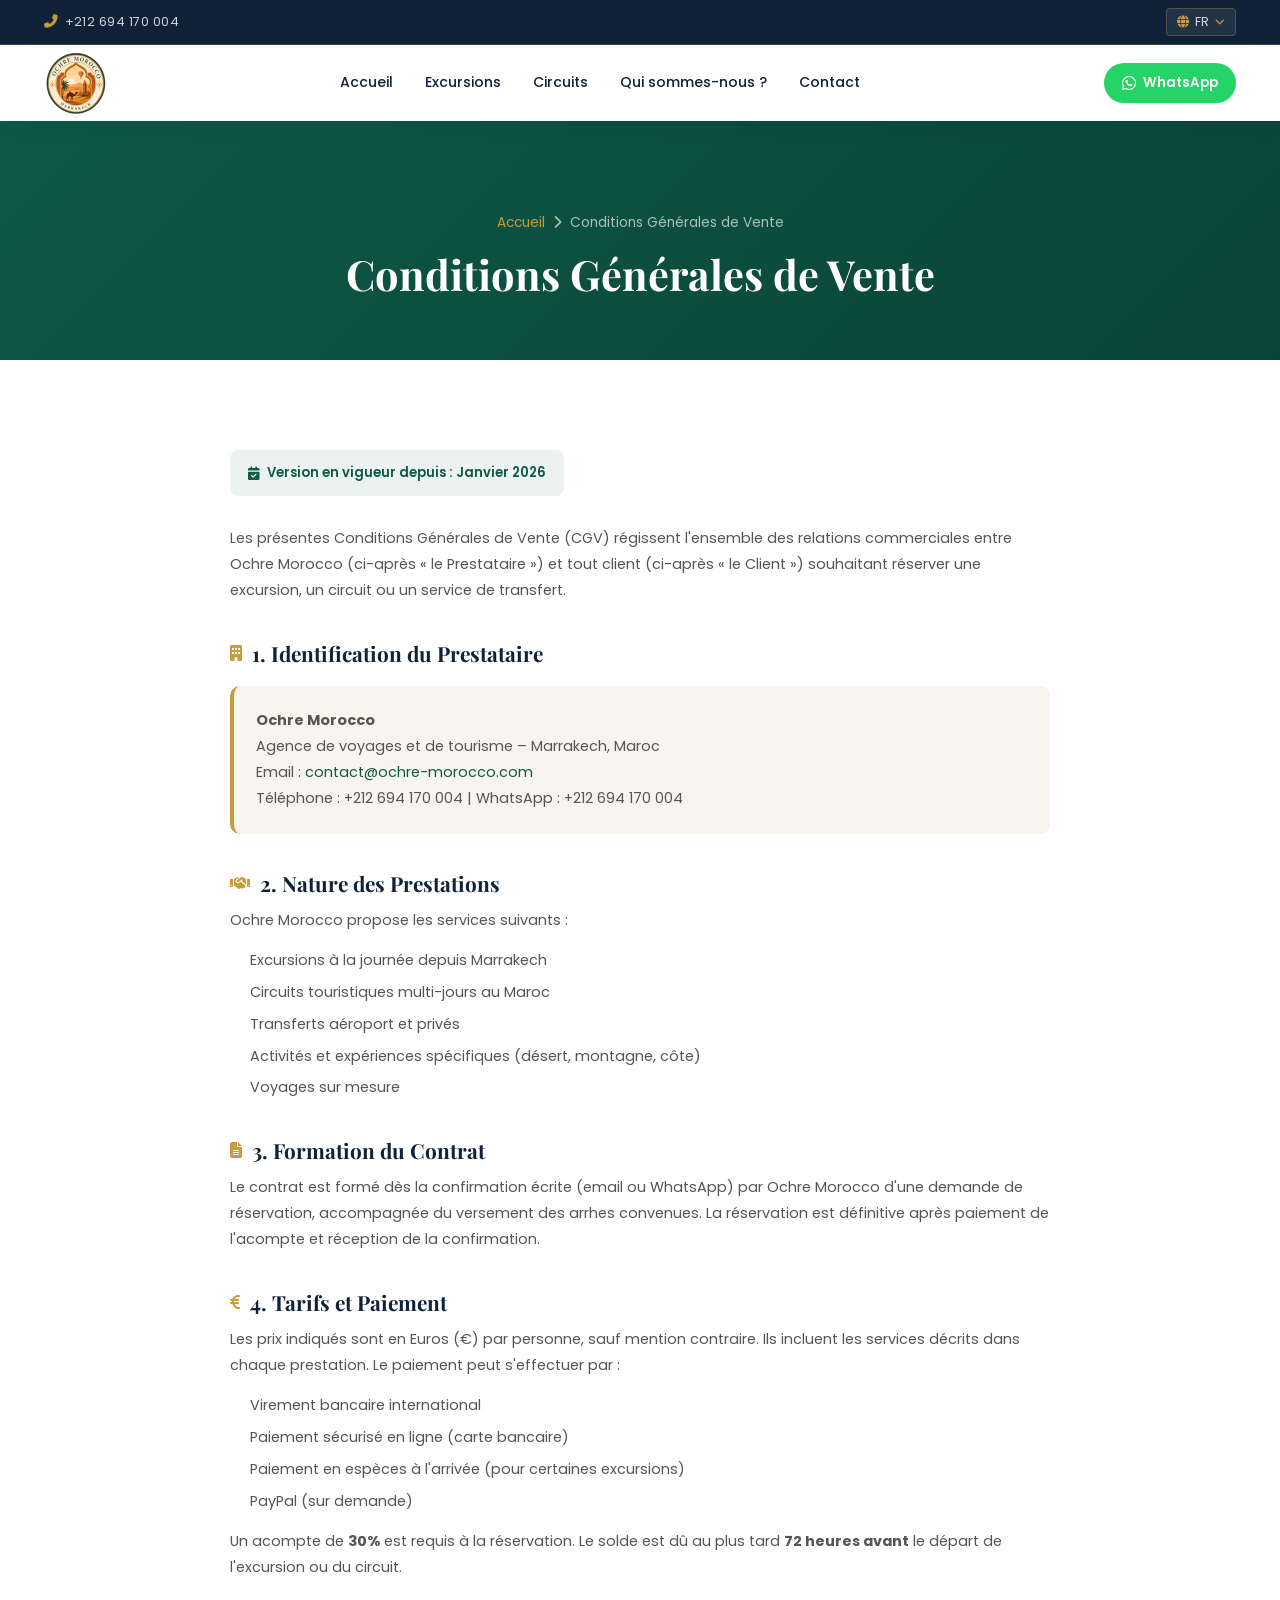
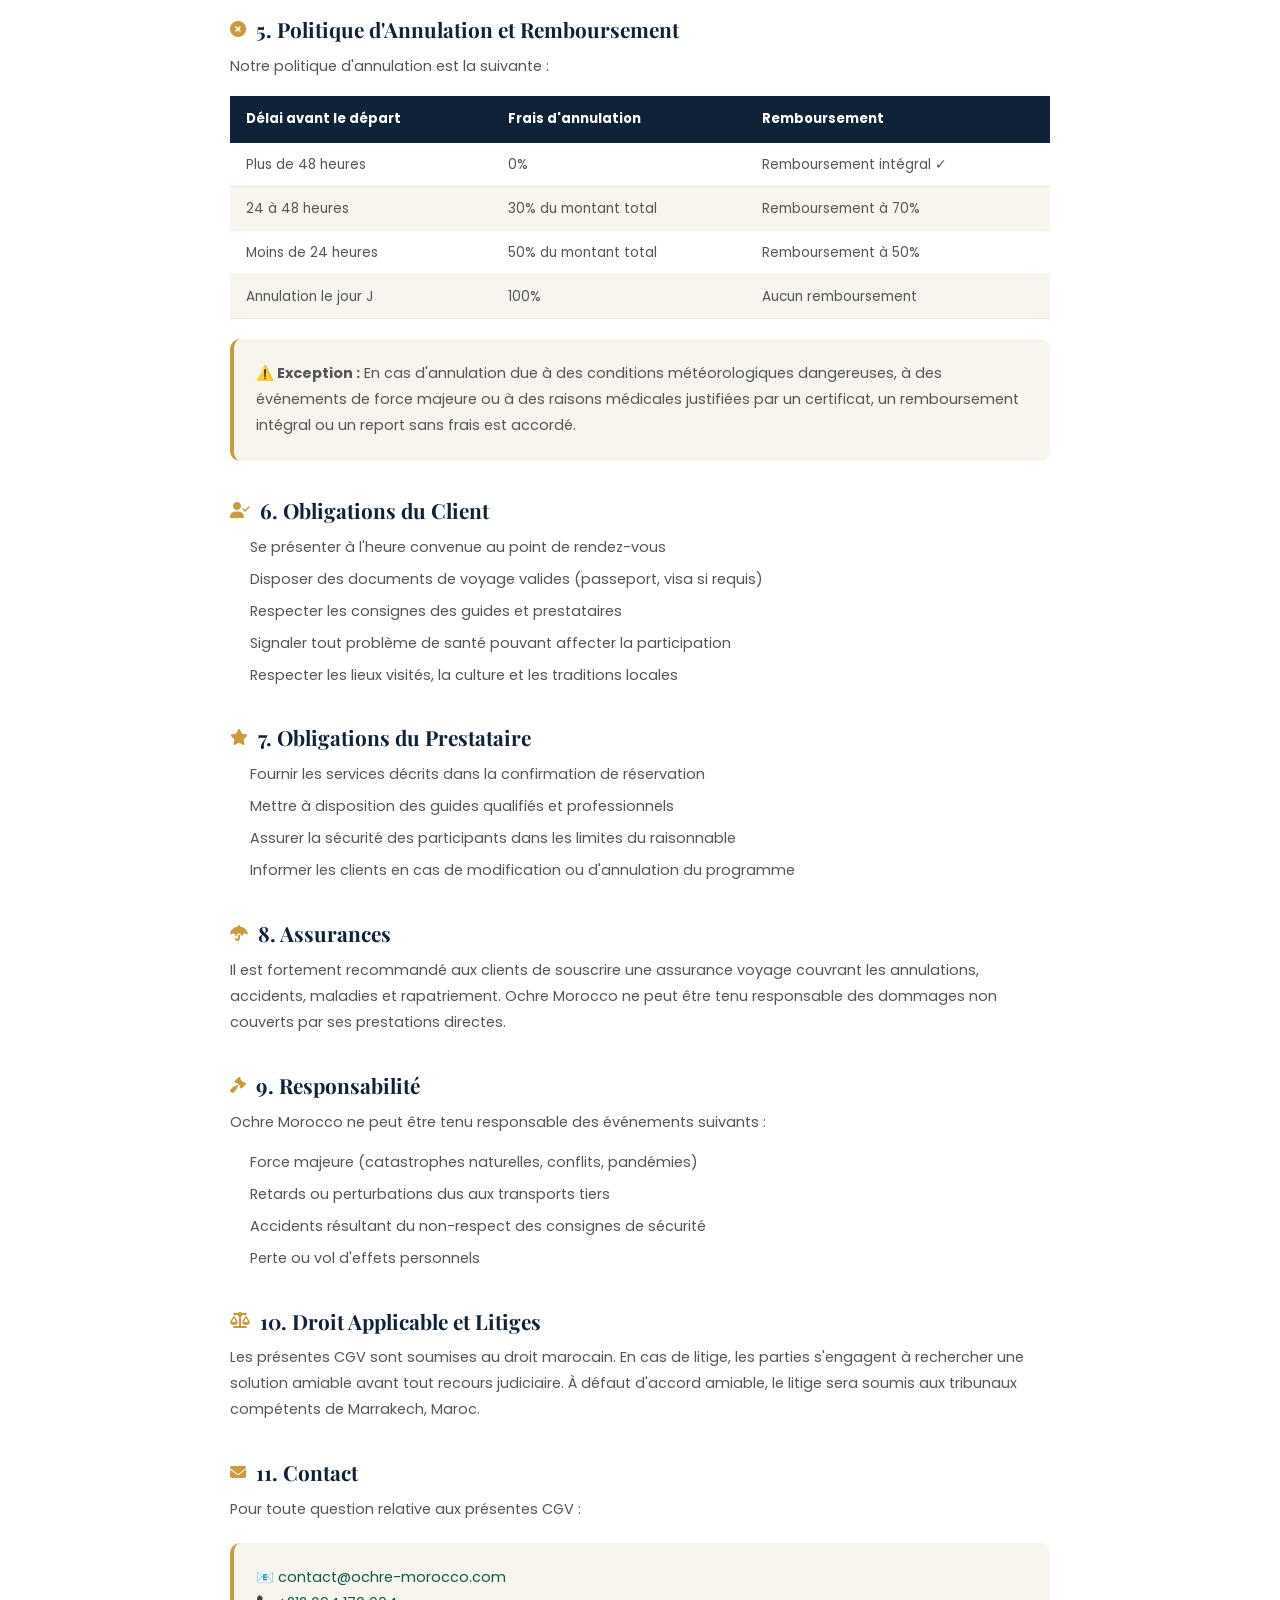
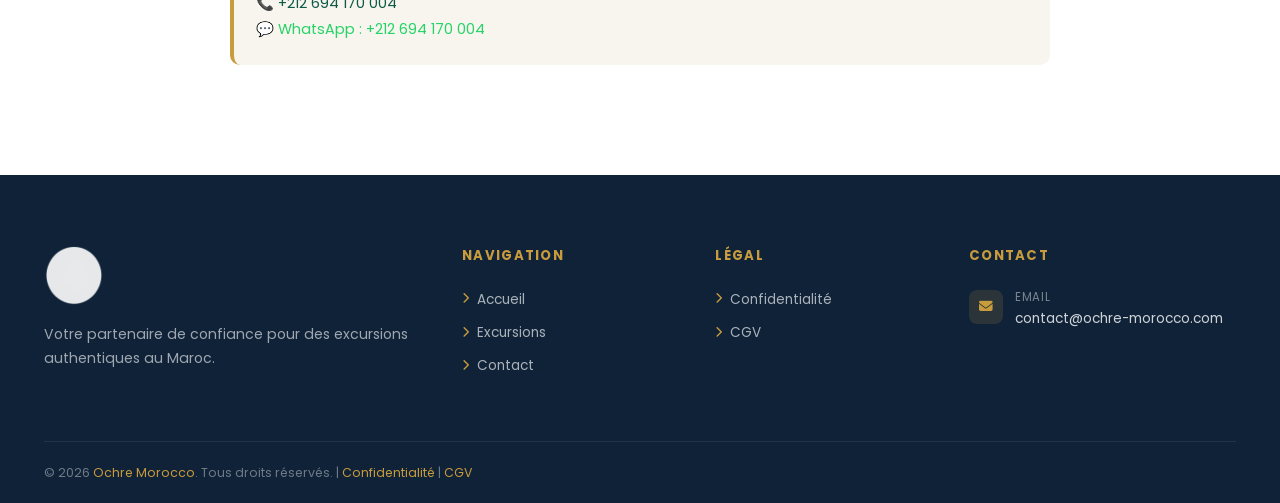
<file: terms.html>
<!DOCTYPE html>
<html lang="fr">
<head>
  <meta charset="UTF-8" />
  <meta name="viewport" content="width=device-width, initial-scale=1.0" />
  <meta name="description" content="Conditions Générales de Vente de Ochre Morocco – Tout ce que vous devez savoir avant de réserver." />
  <title>Conditions Générales de Vente | Ochre Morocco</title>
  <link rel="preconnect" href="https://fonts.googleapis.com" />
  <link rel="preconnect" href="https://fonts.gstatic.com" crossorigin />
  <link href="https://fonts.googleapis.com/css2?family=Playfair+Display:wght@400;600;700;800&family=Poppins:wght@300;400;500;600;700&display=swap" rel="stylesheet" />
  <link rel="stylesheet" href="https://cdnjs.cloudflare.com/ajax/libs/font-awesome/6.5.0/css/all.min.css" />
  <link rel="stylesheet" href="assets/css/style.css" />
  <link rel="icon" type="image/png" href="assets/images/logo.png" />
  <style>
    .page-hero { background: linear-gradient(135deg, var(--green) 0%, #0a4436 100%); padding: 90px 0 60px; text-align: center; }
    .page-hero h1 { color: var(--white); font-size: clamp(1.8rem, 4vw, 2.6rem); }
    .breadcrumb { display: flex; align-items: center; justify-content: center; gap: 8px; color: rgba(255,255,255,.65); font-size: .85rem; margin-bottom: 14px; }
    .breadcrumb a { color: var(--gold); }
    .legal-content { max-width: 820px; margin: 0 auto; }
    .legal-content h2 { font-size: 1.3rem; color: var(--navy); margin: 36px 0 12px; display: flex; align-items: center; gap: 10px; }
    .legal-content h2 i { color: var(--gold); font-size: 1rem; }
    .legal-content p { font-size: .9rem; color: #555; line-height: 1.8; margin-bottom: 14px; }
    .legal-content ul { padding-left: 20px; margin-bottom: 14px; }
    .legal-content ul li { font-size: .9rem; color: #555; line-height: 1.8; margin-bottom: 6px; }
    .legal-card { background: var(--cream); border-radius: 10px; padding: 22px; border-left: 4px solid var(--gold); margin: 20px 0; }
    .legal-card p { margin: 0; }
    .last-updated { background: rgba(14,90,71,.08); border-radius: 8px; padding: 12px 18px; display: inline-flex; align-items: center; gap: 8px; font-size: .82rem; color: var(--green); font-weight: 600; margin-bottom: 30px; }
    .cancel-table { width: 100%; border-collapse: collapse; margin: 16px 0; }
    .cancel-table th { background: var(--navy); color: var(--white); padding: 12px 16px; text-align: left; font-size: .82rem; }
    .cancel-table td { padding: 10px 16px; border-bottom: 1px solid rgba(0,0,0,.06); font-size: .85rem; color: #555; }
    .cancel-table tr:nth-child(even) { background: var(--cream); }
  </style>
  <link href="https://fonts.googleapis.com/css2?family=Cairo:wght@400;600;700;800&display=swap" rel="stylesheet">
</head>
<body>

<!-- TOPBAR -->
<div class="topbar">
  <div class="container"><div class="inner">
    <div class="contact-info">
      <a href="tel:+212694170004"><i class="fas fa-phone-alt"></i> +212 694 170 004</a>
    </div>
    <div class="right-side">
      <div class="lang-switcher-wrap">
        <button class="lang-switcher-btn"><i class="fas fa-globe"></i> FR <i class="fas fa-chevron-down" style="font-size:.6rem"></i></button>
        <div class="lang-dropdown">
          <button class="lang-option active" data-lang="fr"><span class="lang-flag">🇫🇷</span> Français</button>
          <button class="lang-option" data-lang="en"><span class="lang-flag">🇬🇧</span> English</button>
          <button class="lang-option" data-lang="es"><span class="lang-flag">🇪🇸</span> Español</button>
          <button class="lang-option" data-lang="ar"><span class="lang-flag">🇲🇦</span> العربية</button>
        </div>
      </div>
    </div>
  </div></div>
</div>

<!-- HEADER -->
<header class="site-header">
  <div class="container"><div class="nav-inner">
    <a href="index.html" class="site-logo"><img src="assets/images/logo.png" alt="Ochre Morocco" /></a>
    <nav class="main-nav">
      <div class="nav-item"><a href="index.html">Accueil</a></div>
      <div class="nav-item"><a href="excursions.html">Excursions</a></div>
      <div class="nav-item"><a href="circuits.html">Circuits</a></div>
      <div class="nav-item"><a href="about.html">Qui sommes-nous ?</a></div>
      <div class="nav-item"><a href="contact.html">Contact</a></div>
    </nav>
    <div class="nav-cta"><a href="https://wa.me/212694170004" class="btn-whatsapp" target="_blank"><i class="fab fa-whatsapp"></i> WhatsApp</a></div>
    <button class="hamburger" aria-label="Menu"><span></span><span></span><span></span></button>
  </div></div>
</header>

<nav class="mobile-nav">
  <button class="mobile-nav-close"><i class="fas fa-times"></i></button>
  <a href="index.html">Accueil</a>
  <a href="excursions.html">Excursions</a>
  <a href="circuits.html">Circuits</a>
  <a href="contact.html">Contact</a>
  <div class="mobile-cta">
    <a href="https://wa.me/212694170004" class="btn-whatsapp" style="display:flex;justify-content:center" target="_blank"><i class="fab fa-whatsapp"></i> WhatsApp</a>
  </div>
</nav>

<section class="page-hero">
  <div class="container">
    <div class="breadcrumb"><a href="index.html">Accueil</a> <i class="fas fa-chevron-right"></i> Conditions Générales de Vente</div>
    <h1>Conditions Générales de Vente</h1>
  </div>
</section>

<section class="section-py" style="background:var(--white)">
  <div class="container">
    <div class="legal-content">
      <span class="last-updated"><i class="fas fa-calendar-check"></i> Version en vigueur depuis : Janvier 2026</span>

      <p>Les présentes Conditions Générales de Vente (CGV) régissent l'ensemble des relations commerciales entre Ochre Morocco (ci-après « le Prestataire ») et tout client (ci-après « le Client ») souhaitant réserver une excursion, un circuit ou un service de transfert.</p>

      <h2><i class="fas fa-building"></i> 1. Identification du Prestataire</h2>
      <div class="legal-card">
        <p><strong>Ochre Morocco</strong><br>
        Agence de voyages et de tourisme – Marrakech, Maroc<br>
        Email : <a href="mailto:contact@ochre-morocco.com" style="color:var(--green)">contact@ochre-morocco.com</a><br>
        Téléphone : +212 694 170 004 | WhatsApp : +212 694 170 004</p>
      </div>

      <h2><i class="fas fa-handshake"></i> 2. Nature des Prestations</h2>
      <p>Ochre Morocco propose les services suivants :</p>
      <ul>
        <li>Excursions à la journée depuis Marrakech</li>
        <li>Circuits touristiques multi-jours au Maroc</li>
        <li>Transferts aéroport et privés</li>
        <li>Activités et expériences spécifiques (désert, montagne, côte)</li>
        <li>Voyages sur mesure</li>
      </ul>

      <h2><i class="fas fa-file-alt"></i> 3. Formation du Contrat</h2>
      <p>Le contrat est formé dès la confirmation écrite (email ou WhatsApp) par Ochre Morocco d'une demande de réservation, accompagnée du versement des arrhes convenues. La réservation est définitive après paiement de l'acompte et réception de la confirmation.</p>

      <h2><i class="fas fa-euro-sign"></i> 4. Tarifs et Paiement</h2>
      <p>Les prix indiqués sont en Euros (€) par personne, sauf mention contraire. Ils incluent les services décrits dans chaque prestation. Le paiement peut s'effectuer par :</p>
      <ul>
        <li>Virement bancaire international</li>
        <li>Paiement sécurisé en ligne (carte bancaire)</li>
        <li>Paiement en espèces à l'arrivée (pour certaines excursions)</li>
        <li>PayPal (sur demande)</li>
      </ul>
      <p>Un acompte de <strong>30%</strong> est requis à la réservation. Le solde est dû au plus tard <strong>72 heures avant</strong> le départ de l'excursion ou du circuit.</p>

      <h2><i class="fas fa-times-circle"></i> 5. Politique d'Annulation et Remboursement</h2>
      <p>Notre politique d'annulation est la suivante :</p>
      <table class="cancel-table">
        <thead>
          <tr>
            <th>Délai avant le départ</th>
            <th>Frais d'annulation</th>
            <th>Remboursement</th>
          </tr>
        </thead>
        <tbody>
          <tr><td>Plus de 48 heures</td><td>0%</td><td>Remboursement intégral ✓</td></tr>
          <tr><td>24 à 48 heures</td><td>30% du montant total</td><td>Remboursement à 70%</td></tr>
          <tr><td>Moins de 24 heures</td><td>50% du montant total</td><td>Remboursement à 50%</td></tr>
          <tr><td>Annulation le jour J</td><td>100%</td><td>Aucun remboursement</td></tr>
        </tbody>
      </table>
      <div class="legal-card">
        <p><strong>⚠️ Exception :</strong> En cas d'annulation due à des conditions météorologiques dangereuses, à des événements de force majeure ou à des raisons médicales justifiées par un certificat, un remboursement intégral ou un report sans frais est accordé.</p>
      </div>

      <h2><i class="fas fa-user-check"></i> 6. Obligations du Client</h2>
      <ul>
        <li>Se présenter à l'heure convenue au point de rendez-vous</li>
        <li>Disposer des documents de voyage valides (passeport, visa si requis)</li>
        <li>Respecter les consignes des guides et prestataires</li>
        <li>Signaler tout problème de santé pouvant affecter la participation</li>
        <li>Respecter les lieux visités, la culture et les traditions locales</li>
      </ul>

      <h2><i class="fas fa-star"></i> 7. Obligations du Prestataire</h2>
      <ul>
        <li>Fournir les services décrits dans la confirmation de réservation</li>
        <li>Mettre à disposition des guides qualifiés et professionnels</li>
        <li>Assurer la sécurité des participants dans les limites du raisonnable</li>
        <li>Informer les clients en cas de modification ou d'annulation du programme</li>
      </ul>

      <h2><i class="fas fa-umbrella"></i> 8. Assurances</h2>
      <p>Il est fortement recommandé aux clients de souscrire une assurance voyage couvrant les annulations, accidents, maladies et rapatriement. Ochre Morocco ne peut être tenu responsable des dommages non couverts par ses prestations directes.</p>

      <h2><i class="fas fa-gavel"></i> 9. Responsabilité</h2>
      <p>Ochre Morocco ne peut être tenu responsable des événements suivants :</p>
      <ul>
        <li>Force majeure (catastrophes naturelles, conflits, pandémies)</li>
        <li>Retards ou perturbations dus aux transports tiers</li>
        <li>Accidents résultant du non-respect des consignes de sécurité</li>
        <li>Perte ou vol d'effets personnels</li>
      </ul>

      <h2><i class="fas fa-balance-scale"></i> 10. Droit Applicable et Litiges</h2>
      <p>Les présentes CGV sont soumises au droit marocain. En cas de litige, les parties s'engagent à rechercher une solution amiable avant tout recours judiciaire. À défaut d'accord amiable, le litige sera soumis aux tribunaux compétents de Marrakech, Maroc.</p>

      <h2><i class="fas fa-envelope"></i> 11. Contact</h2>
      <p>Pour toute question relative aux présentes CGV :</p>
      <div class="legal-card">
        <p>📧 <a href="mailto:contact@ochre-morocco.com" style="color:var(--green)">contact@ochre-morocco.com</a><br>
        📞 <a href="tel:+212694170004" style="color:var(--green)">+212 694 170 004</a><br>
        💬 <a href="https://wa.me/212694170004" style="color:#25D366" target="_blank">WhatsApp : +212 694 170 004</a></p>
      </div>

    </div>
  </div>
</section>

<footer class="site-footer">
  <div class="container">
    <div class="footer-grid">
      <div>
        <img src="assets/images/logo.png" alt="Ochre Morocco" class="footer-logo" />
        <p class="footer-tagline">Votre partenaire de confiance pour des excursions authentiques au Maroc.</p>
      </div>
      <div>
        <div class="footer-heading">Navigation</div>
        <ul class="footer-links">
          <li><a href="index.html"><i class="fas fa-chevron-right"></i> Accueil</a></li>
          <li><a href="excursions.html"><i class="fas fa-chevron-right"></i> Excursions</a></li>
          <li><a href="contact.html"><i class="fas fa-chevron-right"></i> Contact</a></li>
        </ul>
      </div>
      <div>
        <div class="footer-heading">Légal</div>
        <ul class="footer-links">
          <li><a href="privacy.html"><i class="fas fa-chevron-right"></i> Confidentialité</a></li>
          <li><a href="terms.html"><i class="fas fa-chevron-right"></i> CGV</a></li>
        </ul>
      </div>
      <div>
        <div class="footer-heading">Contact</div>
        <div class="footer-contact-item">
          <div class="footer-contact-icon"><i class="fas fa-envelope"></i></div>
          <div class="footer-contact-text">
            <span class="label">Email</span>
            <a href="mailto:contact@ochre-morocco.com">contact@ochre-morocco.com</a>
          </div>
        </div>
      </div>
    </div>
    <div class="footer-bottom">
      <p>© 2026 <a href="index.html">Ochre Morocco</a>. Tous droits réservés. | <a href="privacy.html">Confidentialité</a> | <a href="terms.html">CGV</a></p>
    </div>
  </div>
</footer>

<button class="back-to-top"><i class="fas fa-chevron-up"></i></button>
<script src="assets/js/main.js" defer></script>
</body>
</html>
</file>
<file: assets/css/style.css>
/* ============================================================
   MAROC EXCURSION — Premium Luxury Tourism Website
   Brand Colors:
     Emerald Green : #0E5A47
     Royal Gold    : #C89B3C
     Dark Navy     : #0F2238
     Sand Beige    : #E8D9B5
   ============================================================ */

/* ---------- RESET & BASE ---------- */
*, *::before, *::after { box-sizing: border-box; margin: 0; padding: 0; }

:root {
  --green:  #0E5A47;
  --gold:   #C89B3C;
  --navy:   #0F2238;
  --sand:   #E8D9B5;
  --cream:  #F8F5EF;
  --white:  #FFFFFF;
  --text:   #2C2C2C;
  --light:  #F0EDE7;
  --shadow: 0 4px 24px rgba(15,34,56,.12);
  --radius: 10px;
  --trans:  .35s ease;
}

html { scroll-behavior: smooth; font-size: 16px; }

body {
  font-family: 'Poppins', sans-serif;
  color: var(--text);
  background: var(--white);
  overflow-x: hidden;
  line-height: 1.7;
}

img { max-width: 100%; display: block; }
a  { text-decoration: none; color: inherit; }
ul { list-style: none; }
button { cursor: pointer; border: none; background: none; font-family: inherit; }

h1, h2, h3, h4, h5 {
  font-family: 'Playfair Display', serif;
  line-height: 1.25;
  color: var(--navy);
}

.container { max-width: 1240px; margin: 0 auto; padding: 0 24px; }
.section-py { padding: 90px 0; }
.section-sm { padding: 60px 0; }

/* ---------- TOPBAR ---------- */
.topbar {
  background: var(--navy);
  color: rgba(255,255,255,.85);
  font-size: .78rem;
  letter-spacing: .04em;
  padding: 8px 0;
  border-bottom: 1px solid rgba(200,155,60,.3);
}
.topbar .inner {
  display: flex;
  align-items: center;
  justify-content: space-between;
  flex-wrap: wrap;
  gap: 8px;
}
.topbar .contact-info { display: flex; align-items: center; gap: 20px; flex-wrap: wrap; }
.topbar .contact-info a {
  color: rgba(255,255,255,.8);
  display: flex;
  align-items: center;
  gap: 6px;
  transition: color var(--trans);
}
.topbar .contact-info a:hover { color: var(--gold); }
.topbar .contact-info i { color: var(--gold); font-size: .85rem; }
.topbar .right-side { display: flex; align-items: center; gap: 12px; }
.topbar .social-links { display: flex; gap: 10px; }
.topbar .social-links a {
  width: 26px; height: 26px;
  border-radius: 50%;
  border: 1px solid rgba(200,155,60,.4);
  display: flex; align-items: center; justify-content: center;
  color: rgba(255,255,255,.7);
  font-size: .72rem;
  transition: all var(--trans);
}
.topbar .social-links a:hover { background: var(--gold); border-color: var(--gold); color: var(--white); }

/* ---- Language Switcher ---- */
.lang-switcher-wrap { position: relative; }
.lang-switcher-btn {
  display: flex;
  align-items: center;
  gap: 6px;
  background: rgba(255,255,255,.08);
  border: 1px solid rgba(200,155,60,.3);
  padding: 4px 10px;
  border-radius: 4px;
  color: rgba(255,255,255,.8);
  font-size: .78rem;
  cursor: pointer;
  transition: all var(--trans);
}
.lang-switcher-btn:hover { background: rgba(200,155,60,.2); }
.lang-switcher-btn i { color: var(--gold); }
.lang-dropdown {
  position: absolute;
  top: calc(100% + 6px);
  right: 0;
  background: var(--white);
  border: 1px solid rgba(0,0,0,.1);
  border-top: 3px solid var(--gold);
  border-radius: 0 0 8px 8px;
  box-shadow: 0 8px 24px rgba(0,0,0,.15);
  min-width: 130px;
  display: none;
  z-index: 9999;
}
.lang-dropdown.open { display: block; }
.lang-option {
  display: flex;
  align-items: center;
  gap: 8px;
  padding: 9px 14px;
  font-size: .82rem;
  color: var(--text);
  cursor: pointer;
  transition: all var(--trans);
  border-bottom: 1px solid rgba(0,0,0,.05);
  width: 100%;
  text-align: left;
}
.lang-option:last-child { border-bottom: none; }
.lang-option:hover { background: var(--cream); color: var(--green); }
.lang-option.active { color: var(--green); font-weight: 600; }
.lang-flag { font-size: 1rem; }

/* ---- Currency Switcher ---- */
.currency-select {
  background: rgba(255,255,255,.08);
  border: 1px solid rgba(200,155,60,.3);
  padding: 4px 8px;
  border-radius: 4px;
  color: rgba(255,255,255,.8);
  font-size: .78rem;
  cursor: pointer;
  font-family: inherit;
  outline: none;
  transition: all var(--trans);
}
.currency-select:hover { background: rgba(200,155,60,.2); }
.currency-select option { background: var(--navy); color: var(--white); }

/* ---------- HEADER / NAV ---------- */
.site-header {
  position: sticky;
  top: 0;
  z-index: 1000;
  background: var(--white);
  box-shadow: 0 2px 20px rgba(15,34,56,.1);
  transition: all var(--trans);
}
.site-header.scrolled { box-shadow: 0 4px 30px rgba(15,34,56,.18); }

.nav-inner {
  display: flex;
  align-items: center;
  justify-content: space-between;
  height: 76px;
}
.site-logo { display: flex; align-items: center; }
.site-logo img { height: 64px; width: auto; object-fit: contain; }

.main-nav { display: flex; align-items: center; gap: 4px; }
.nav-item { position: relative; }
.nav-item > a {
  display: flex;
  align-items: center;
  gap: 5px;
  padding: 8px 14px;
  font-size: .88rem;
  font-weight: 500;
  color: var(--navy);
  border-radius: 6px;
  transition: all var(--trans);
  white-space: nowrap;
}
.nav-item > a i { font-size: .65rem; transition: transform var(--trans); }
.nav-item:hover > a { color: var(--green); background: rgba(14,90,71,.06); }
.nav-item:hover > a i { transform: rotate(180deg); }
.nav-item.active > a { color: var(--green); font-weight: 600; }

/* Dropdown */
.dropdown {
  position: absolute;
  top: calc(100% + 8px);
  left: 0;
  min-width: 240px;
  background: var(--white);
  border: 1px solid rgba(14,90,71,.12);
  border-top: 3px solid var(--gold);
  border-radius: 0 0 var(--radius) var(--radius);
  box-shadow: var(--shadow);
  opacity: 0;
  visibility: hidden;
  transform: translateY(8px);
  transition: all var(--trans);
  pointer-events: none;
}
.nav-item:hover .dropdown {
  opacity: 1;
  visibility: visible;
  transform: translateY(0);
  pointer-events: all;
}
.dropdown a {
  display: flex;
  align-items: center;
  gap: 10px;
  padding: 11px 18px;
  font-size: .85rem;
  color: var(--text);
  border-bottom: 1px solid rgba(0,0,0,.05);
  transition: all var(--trans);
}
.dropdown a:last-child { border-bottom: none; }
.dropdown a i { color: var(--gold); font-size: .85rem; width: 16px; text-align: center; }
.dropdown a:hover { background: var(--cream); color: var(--green); padding-left: 22px; }

/* Nav CTA */
.nav-cta {
  display: flex;
  align-items: center;
  gap: 10px;
  margin-left: 12px;
}
.btn-whatsapp {
  display: flex;
  align-items: center;
  gap: 7px;
  background: #25D366;
  color: var(--white) !important;
  padding: 9px 18px;
  border-radius: 50px;
  font-size: .83rem;
  font-weight: 600;
  transition: all var(--trans);
}
.btn-whatsapp:hover { background: #1fbe59; transform: translateY(-1px); box-shadow: 0 4px 16px rgba(37,211,102,.35); }
.btn-whatsapp i { font-size: 1rem; }

/* Hamburger */
.hamburger { display: none; flex-direction: column; gap: 5px; padding: 6px; }
.hamburger span {
  display: block;
  width: 24px;
  height: 2px;
  background: var(--navy);
  border-radius: 2px;
  transition: all var(--trans);
}
.hamburger.active span:nth-child(1) { transform: translateY(7px) rotate(45deg); }
.hamburger.active span:nth-child(2) { opacity: 0; }
.hamburger.active span:nth-child(3) { transform: translateY(-7px) rotate(-45deg); }

/* ---------- HERO SECTION ---------- */
.hero {
  position: relative;
  height: 92vh;
  min-height: 600px;
  max-height: 850px;
  overflow: hidden;
  background: var(--navy);
}

.hero-slider { position: relative; width: 100%; height: 100%; }

/* Ken Burns keyframes */
@keyframes kenBurns1 {
  0%   { transform: scale(1)    translateX(0)    translateY(0); }
  100% { transform: scale(1.12) translateX(-2%)  translateY(-1%); }
}
@keyframes kenBurns2 {
  0%   { transform: scale(1)    translateX(0)    translateY(0); }
  100% { transform: scale(1.1)  translateX(2%)   translateY(-1.5%); }
}
@keyframes kenBurns3 {
  0%   { transform: scale(1.08) translateX(-1%)  translateY(0); }
  100% { transform: scale(1)    translateX(1%)   translateY(-2%); }
}

.hero-slide {
  position: absolute;
  inset: 0;
  opacity: 0;
  transition: opacity 1.4s ease-in-out;
  overflow: hidden;
}
.hero-slide.active { opacity: 1; }

/* Ken Burns on active slide image */
.hero-slide.active img {
  animation: kenBurns1 8s ease-out forwards;
}
.hero-slide:nth-child(2).active img { animation-name: kenBurns2; }
.hero-slide:nth-child(3).active img { animation-name: kenBurns3; }
.hero-slide:nth-child(4).active img { animation-name: kenBurns1; }
.hero-slide:nth-child(5).active img { animation-name: kenBurns2; }

.hero-slide img {
  width: 100%;
  height: 100%;
  object-fit: cover;
  object-position: center;
  will-change: transform;
}

.hero-overlay {
  position: absolute;
  inset: 0;
  background: linear-gradient(
    to bottom,
    rgba(5,15,30,.60) 0%,
    rgba(5,15,30,.50) 35%,
    rgba(5,15,30,.78) 100%
  );
}

.hero-content {
  position: absolute;
  inset: 0;
  display: flex;
  flex-direction: column;
  align-items: center;
  justify-content: center;
  text-align: center;
  padding: 0 24px;
  padding-bottom: 160px;
}

.hero-badge {
  display: inline-flex;
  align-items: center;
  gap: 8px;
  background: rgba(255,255,255,.15);
  border: 1px solid rgba(255,255,255,.55);
  color: #ffffff;
  padding: 6px 18px;
  border-radius: 50px;
  font-size: .78rem;
  font-weight: 600;
  letter-spacing: .1em;
  text-transform: uppercase;
  margin-bottom: 20px;
  backdrop-filter: blur(8px);
}

.hero-title {
  font-family: 'Playfair Display', serif;
  font-size: clamp(2.2rem, 5vw, 4rem);
  color: var(--white);
  font-weight: 700;
  margin-bottom: 16px;
  text-shadow: 0 2px 12px rgba(0,0,0,.7), 0 4px 32px rgba(0,0,0,.5);
}
.hero-title span { color: #FFD166; text-shadow: 0 2px 16px rgba(0,0,0,.6); }

.hero-subtitle {
  font-size: clamp(.95rem, 2vw, 1.15rem);
  color: rgba(255,255,255,.95);
  max-width: 560px;
  margin: 0 auto 32px;
  font-weight: 400;
  letter-spacing: .02em;
  text-shadow: 0 1px 8px rgba(0,0,0,.6);
}

.hero-btns { display: flex; gap: 14px; flex-wrap: wrap; justify-content: center; }

.btn-primary {
  display: inline-flex;
  align-items: center;
  gap: 8px;
  background: var(--gold);
  color: var(--white);
  padding: 14px 30px;
  border-radius: 50px;
  font-weight: 600;
  font-size: .93rem;
  transition: all var(--trans);
  box-shadow: 0 4px 20px rgba(200,155,60,.4);
}
.btn-primary:hover { background: #b8892f; transform: translateY(-2px); box-shadow: 0 8px 28px rgba(200,155,60,.5); }

.btn-outline {
  display: inline-flex;
  align-items: center;
  gap: 8px;
  border: 2px solid rgba(255,255,255,.7);
  color: var(--white);
  padding: 13px 28px;
  border-radius: 50px;
  font-weight: 500;
  font-size: .93rem;
  transition: all var(--trans);
  backdrop-filter: blur(8px);
}
.btn-outline:hover { background: rgba(255,255,255,.15); border-color: var(--white); transform: translateY(-2px); }

/* Hero Slider Controls */
.hero-arrow {
  position: absolute;
  top: 50%;
  transform: translateY(-50%);
  z-index: 10;
  width: 50px;
  height: 50px;
  border-radius: 50%;
  background: rgba(255,255,255,.15);
  border: 1px solid rgba(255,255,255,.3);
  backdrop-filter: blur(8px);
  color: var(--white);
  font-size: 1.1rem;
  display: flex;
  align-items: center;
  justify-content: center;
  transition: all var(--trans);
}
.hero-arrow:hover { background: var(--gold); border-color: var(--gold); transform: translateY(-50%) scale(1.05); }
.hero-arrow.prev { left: 24px; }
.hero-arrow.next { right: 24px; }

.hero-dots {
  position: absolute;
  bottom: 180px;
  left: 50%;
  transform: translateX(-50%);
  display: flex;
  gap: 8px;
  z-index: 10;
}
.hero-dot {
  width: 8px; height: 8px;
  border-radius: 50%;
  background: rgba(255,255,255,.4);
  transition: all var(--trans);
  cursor: pointer;
}
.hero-dot.active { background: var(--gold); width: 24px; border-radius: 4px; }

/* ---------- SEARCH BOX ---------- */
.search-box {
  position: absolute;
  bottom: 0;
  left: 0;
  right: 0;
  z-index: 20;
  padding: 0 24px;
}
.search-mobile-toggle {
  display: none;
}
.search-inner {
  max-width: 1200px;
  margin: 0 auto;
  background: var(--white);
  border-radius: var(--radius) var(--radius) 0 0;
  box-shadow: 0 -4px 30px rgba(15,34,56,.15);
  overflow: hidden;
}
.search-tabs {
  display: flex;
  border-bottom: 1px solid rgba(0,0,0,.08);
}
.search-tab {
  flex: 1;
  display: flex;
  align-items: center;
  justify-content: center;
  gap: 8px;
  padding: 14px 20px;
  font-size: .85rem;
  font-weight: 600;
  letter-spacing: .06em;
  text-transform: uppercase;
  color: #888;
  border-bottom: 3px solid transparent;
  transition: all var(--trans);
  cursor: pointer;
}
.search-tab i { font-size: 1rem; }
.search-tab:hover { color: var(--green); }
.search-tab.active { color: var(--green); border-bottom-color: var(--gold); }
.search-form { padding: 20px 24px; display: flex; gap: 12px; align-items: flex-end; flex-wrap: wrap; }
.search-group { flex: 1; min-width: 160px; }
.search-group label {
  display: block;
  font-size: .72rem;
  font-weight: 600;
  text-transform: uppercase;
  letter-spacing: .08em;
  color: #888;
  margin-bottom: 6px;
}
.search-group select, .search-group input {
  width: 100%;
  border: 1px solid rgba(0,0,0,.12);
  border-radius: 8px;
  padding: 11px 14px;
  font-family: inherit;
  font-size: .88rem;
  color: var(--text);
  background: var(--cream);
  outline: none;
  transition: border-color var(--trans);
  appearance: none;
  -webkit-appearance: none;
  background-image: url("data:image/svg+xml,%3Csvg xmlns='http://www.w3.org/2000/svg' width='12' height='7'%3E%3Cpath d='M1 1l5 5 5-5' stroke='%23888' stroke-width='1.5' fill='none' stroke-linecap='round'/%3E%3C/svg%3E");
  background-repeat: no-repeat;
  background-position: right 12px center;
  padding-right: 34px;
}
.search-group input { background-image: none; padding-right: 14px; }
.search-group select:focus, .search-group input:focus { border-color: var(--green); background: var(--white); }
.btn-search {
  background: var(--green);
  color: var(--white);
  padding: 12px 32px;
  border-radius: 8px;
  font-weight: 700;
  font-size: .88rem;
  letter-spacing: .06em;
  text-transform: uppercase;
  display: flex;
  align-items: center;
  gap: 8px;
  transition: all var(--trans);
  white-space: nowrap;
  border: none;
}
.btn-search:hover { background: #0a4436; transform: translateY(-1px); box-shadow: 0 4px 16px rgba(14,90,71,.4); }

/* ---------- FEATURES STRIP ---------- */
.features-strip {
  background: var(--navy);
  padding: 50px 0;
}
.features-grid {
  display: grid;
  grid-template-columns: repeat(5, 1fr);
  gap: 20px;
}
.feature-card {
  text-align: center;
  padding: 28px 16px;
  border-radius: var(--radius);
  background: rgba(255,255,255,.05);
  border: 1px solid rgba(200,155,60,.15);
  transition: all var(--trans);
}
.feature-card:hover { background: rgba(200,155,60,.1); border-color: rgba(200,155,60,.35); transform: translateY(-3px); }
.feature-icon {
  width: 56px; height: 56px;
  border-radius: 50%;
  background: rgba(200,155,60,.15);
  border: 1px solid rgba(200,155,60,.3);
  display: flex;
  align-items: center;
  justify-content: center;
  margin: 0 auto 14px;
  font-size: 1.4rem;
  color: var(--gold);
}
.feature-card h4 { color: var(--white); font-size: .88rem; font-family: 'Poppins', sans-serif; font-weight: 600; line-height: 1.4; }

/* ---------- SECTION HEADING ---------- */
.section-heading { text-align: center; margin-bottom: 52px; }
.section-kicker {
  display: inline-flex;
  align-items: center;
  gap: 8px;
  color: var(--gold);
  font-size: .78rem;
  font-weight: 700;
  letter-spacing: .12em;
  text-transform: uppercase;
  margin-bottom: 12px;
}
.section-kicker::before,
.section-kicker::after { content: ''; flex: 1; height: 1px; width: 30px; background: var(--gold); opacity: .5; }
.section-title { font-size: clamp(1.7rem, 3vw, 2.3rem); color: var(--navy); margin-bottom: 14px; }
.section-desc { color: #666; max-width: 560px; margin: 0 auto; font-size: .95rem; }
.section-divider {
  display: block;
  width: 60px;
  height: 3px;
  background: var(--gold);
  margin: 16px auto 0;
  border-radius: 2px;
}

/* ---------- EXCURSION CARDS ---------- */
.excursions-section { background: var(--cream); }
.cards-slider-wrap { position: relative; }
.cards-track-outer { overflow: hidden; }
.cards-track {
  display: flex;
  gap: 24px;
  transition: transform .5s ease;
}

.tour-card {
  flex: 0 0 calc(33.333% - 16px);
  background: var(--white);
  border-radius: var(--radius);
  overflow: hidden;
  box-shadow: var(--shadow);
  transition: all var(--trans);
  position: relative;
}
.tour-card:hover { transform: translateY(-6px); box-shadow: 0 12px 40px rgba(15,34,56,.18); }

.card-image {
  position: relative;
  height: 220px;
  overflow: hidden;
}
.card-image img {
  width: 100%; height: 100%;
  object-fit: cover;
  transition: transform .6s ease;
}
.tour-card:hover .card-image img { transform: scale(1.07); }

.card-badge {
  position: absolute;
  top: 14px;
  left: 14px;
  background: #E53935;
  color: var(--white);
  font-size: .72rem;
  font-weight: 700;
  padding: 4px 10px;
  border-radius: 4px;
  letter-spacing: .04em;
}
.card-tag {
  position: absolute;
  top: 14px;
  right: 14px;
  background: var(--green);
  color: var(--white);
  font-size: .72rem;
  font-weight: 600;
  padding: 4px 10px;
  border-radius: 4px;
}

/* Free cancellation badge */
.card-free-cancel {
  position: absolute;
  bottom: 52px;
  left: 14px;
  background: rgba(14, 90, 71, 0.9);
  color: var(--white);
  font-size: .68rem;
  font-weight: 600;
  padding: 3px 9px;
  border-radius: 4px;
  display: flex;
  align-items: center;
  gap: 4px;
  backdrop-filter: blur(4px);
}

/* Viewing badge */
.viewing-badge {
  position: absolute;
  bottom: 14px;
  right: 14px;
  background: rgba(15,34,56,.82);
  color: rgba(255,255,255,.85);
  font-size: .65rem;
  padding: 3px 8px;
  border-radius: 4px;
  display: flex;
  align-items: center;
  gap: 4px;
  backdrop-filter: blur(4px);
}
.viewing-badge::before {
  content: '';
  width: 6px; height: 6px;
  border-radius: 50%;
  background: #4CAF50;
  display: inline-block;
  animation: blink 1.5s infinite;
}
@keyframes blink { 0%,100%{opacity:1} 50%{opacity:.3} }

.card-price {
  position: absolute;
  bottom: 14px;
  left: 14px;
  background: rgba(15,34,56,.88);
  color: var(--white);
  padding: 6px 12px;
  border-radius: 6px;
  backdrop-filter: blur(6px);
}
.card-price .amount { font-size: 1.1rem; font-weight: 700; color: var(--gold); }
.card-price .old { font-size: .75rem; text-decoration: line-through; color: rgba(255,255,255,.5); margin-left: 4px; }
.card-price .per { font-size: .7rem; color: rgba(255,255,255,.65); }

.card-body { padding: 18px 20px; }
.card-meta { display: flex; align-items: center; gap: 12px; margin-bottom: 10px; flex-wrap: wrap; }
.card-meta span {
  display: flex;
  align-items: center;
  gap: 5px;
  font-size: .75rem;
  color: #888;
}
.card-meta span i { color: var(--gold); }
.card-title { font-size: 1rem; font-weight: 600; color: var(--navy); font-family: 'Poppins', sans-serif; margin-bottom: 8px; line-height: 1.4; }
.card-rating { display: flex; align-items: center; gap: 6px; }
.stars { color: #FFC107; font-size: .8rem; }
.rating-count { font-size: .78rem; color: #888; }
.card-footer { padding: 14px 20px; border-top: 1px solid rgba(0,0,0,.07); display: flex; align-items: center; justify-content: space-between; }
.card-link {
  font-size: .83rem;
  font-weight: 600;
  color: var(--green);
  display: flex;
  align-items: center;
  gap: 5px;
  transition: gap var(--trans);
}
.card-link:hover { gap: 8px; }
.card-wishlist {
  width: 32px; height: 32px;
  border-radius: 50%;
  border: 1px solid rgba(0,0,0,.1);
  display: flex;
  align-items: center;
  justify-content: center;
  color: #ccc;
  font-size: .85rem;
  transition: all var(--trans);
}
.card-wishlist:hover { border-color: #E53935; color: #E53935; }

/* Slider arrows */
.slider-controls { position: absolute; top: -56px; right: 0; display: flex; gap: 8px; }
.slider-arrow {
  width: 40px; height: 40px;
  border-radius: 50%;
  border: 1px solid rgba(0,0,0,.15);
  display: flex;
  align-items: center;
  justify-content: center;
  color: var(--navy);
  font-size: .9rem;
  transition: all var(--trans);
}
.slider-arrow:hover { background: var(--gold); border-color: var(--gold); color: var(--white); }

/* ---------- DESTINATIONS ---------- */
.destinations-grid {
  display: grid;
  grid-template-columns: repeat(4, 1fr);
  grid-template-rows: auto;
  gap: 16px;
}
.dest-card {
  position: relative;
  border-radius: var(--radius);
  overflow: hidden;
  cursor: pointer;
}
.dest-card:first-child { grid-column: span 2; grid-row: span 2; }
.dest-card img {
  width: 100%; height: 100%;
  object-fit: cover;
  min-height: 200px;
  transition: transform .7s ease;
}
.dest-card:first-child img { min-height: 420px; }
.dest-card:hover img { transform: scale(1.06); }
.dest-overlay {
  position: absolute;
  inset: 0;
  background: linear-gradient(to top, rgba(15,34,56,.8) 0%, transparent 60%);
  display: flex;
  align-items: flex-end;
  padding: 20px;
  transition: all var(--trans);
}
.dest-card:hover .dest-overlay { background: linear-gradient(to top, rgba(14,90,71,.75) 0%, transparent 60%); }
.dest-name { font-size: 1.1rem; font-weight: 700; color: var(--white); font-family: 'Playfair Display', serif; }
.dest-card:first-child .dest-name { font-size: 1.5rem; }
.dest-count { font-size: .78rem; color: var(--gold); margin-top: 4px; }

/* ---------- CIRCUITS ---------- */
.circuits-section { background: var(--white); }
.circuit-card {
  background: var(--white);
  border-radius: var(--radius);
  overflow: hidden;
  border: 1px solid rgba(0,0,0,.08);
  box-shadow: var(--shadow);
  transition: all var(--trans);
  display: flex;
}
.circuit-card:hover { transform: translateY(-4px); box-shadow: 0 16px 40px rgba(15,34,56,.16); }
.circuit-image { flex: 0 0 260px; position: relative; overflow: hidden; }
.circuit-image img { width: 100%; height: 100%; object-fit: cover; transition: transform .6s ease; }
.circuit-card:hover .circuit-image img { transform: scale(1.06); }
.circuit-image .card-badge { top: 16px; }
.circuit-body { padding: 26px; flex: 1; display: flex; flex-direction: column; justify-content: space-between; }
.circuit-title { font-size: 1.25rem; color: var(--navy); margin-bottom: 10px; }
.circuit-details { display: flex; flex-wrap: wrap; gap: 12px; margin-bottom: 16px; }
.circuit-detail { display: flex; align-items: center; gap: 6px; font-size: .82rem; color: #666; }
.circuit-detail i { color: var(--gold); }
.circuit-desc { font-size: .88rem; color: #666; line-height: 1.7; margin-bottom: 20px; flex: 1; }
.circuit-footer { display: flex; align-items: center; justify-content: space-between; }
.circuit-price-box .from { font-size: .72rem; color: #888; text-transform: uppercase; letter-spacing: .06em; }
.circuit-price-box .price { font-size: 1.6rem; font-weight: 700; color: var(--green); font-family: 'Playfair Display', serif; }
.circuit-price-box .price sup { font-size: .8rem; font-family: 'Poppins', sans-serif; }
.circuit-price-box .per-person { font-size: .72rem; color: #888; }

.btn-green {
  display: inline-flex;
  align-items: center;
  gap: 8px;
  background: var(--green);
  color: var(--white);
  padding: 12px 24px;
  border-radius: 8px;
  font-weight: 600;
  font-size: .85rem;
  transition: all var(--trans);
}
.btn-green:hover { background: #0a4436; transform: translateY(-1px); box-shadow: 0 4px 16px rgba(14,90,71,.4); }

.btn-gold {
  display: inline-flex;
  align-items: center;
  gap: 8px;
  background: var(--gold);
  color: var(--white);
  padding: 12px 24px;
  border-radius: 8px;
  font-weight: 600;
  font-size: .85rem;
  transition: all var(--trans);
}
.btn-gold:hover { background: #b8892f; transform: translateY(-1px); box-shadow: 0 4px 16px rgba(200,155,60,.4); }

.circuits-list { display: flex; flex-direction: column; gap: 24px; }

/* ---------- STATS ---------- */
.stats-section {
  background: linear-gradient(135deg, var(--navy) 0%, #1a2f4a 100%);
  padding: 70px 0;
  position: relative;
  overflow: hidden;
}
.stats-section::before {
  content: '';
  position: absolute;
  inset: 0;
  background: url("data:image/svg+xml,%3Csvg width='60' height='60' viewBox='0 0 60 60' xmlns='http://www.w3.org/2000/svg'%3E%3Cg fill='none' fill-rule='evenodd'%3E%3Cg fill='%23C89B3C' fill-opacity='0.04'%3E%3Cpolygon points='36 34 40 26 44 34'/%3E%3C/g%3E%3C/g%3E%3C/svg%3E");
}
.stats-grid {
  display: grid;
  grid-template-columns: repeat(4, 1fr);
  gap: 30px;
  position: relative;
}
.stat-item { text-align: center; padding: 20px; }
.stat-number {
  font-family: 'Playfair Display', serif;
  font-size: clamp(2rem, 4vw, 3.2rem);
  font-weight: 700;
  color: var(--gold);
  display: block;
  line-height: 1;
  margin-bottom: 8px;
}
.stat-label { color: rgba(255,255,255,.7); font-size: .88rem; letter-spacing: .04em; }

/* ---------- WHY CHOOSE US ---------- */
.why-section { background: var(--cream); }
.why-grid { display: grid; grid-template-columns: 1fr 1fr; gap: 60px; align-items: center; }
.why-image-block { position: relative; }
.why-image-block img { border-radius: 16px; box-shadow: 0 20px 60px rgba(15,34,56,.2); }
.why-badge-float {
  position: absolute;
  bottom: -20px;
  right: -20px;
  background: var(--gold);
  color: var(--white);
  padding: 22px 28px;
  border-radius: 12px;
  text-align: center;
  box-shadow: 0 8px 30px rgba(200,155,60,.4);
}
.why-badge-float .big { font-size: 2.2rem; font-weight: 700; font-family: 'Playfair Display', serif; display: block; line-height: 1; }
.why-badge-float small { font-size: .72rem; text-transform: uppercase; letter-spacing: .08em; opacity: .85; }
.why-points { display: flex; flex-direction: column; gap: 20px; margin-top: 30px; }
.why-point { display: flex; gap: 16px; align-items: flex-start; }
.why-icon {
  flex-shrink: 0;
  width: 46px; height: 46px;
  border-radius: 12px;
  background: rgba(14,90,71,.1);
  border: 1px solid rgba(14,90,71,.2);
  display: flex;
  align-items: center;
  justify-content: center;
  font-size: 1.1rem;
  color: var(--green);
}
.why-point-text h4 { font-size: .95rem; font-family: 'Poppins', sans-serif; font-weight: 600; color: var(--navy); margin-bottom: 4px; }
.why-point-text p { font-size: .83rem; color: #666; line-height: 1.6; }

/* ---------- TESTIMONIALS ---------- */
.testimonials-section { background: var(--white); }
.testimonials-grid { display: grid; grid-template-columns: repeat(3, 1fr); gap: 28px; }
.testimonial-card {
  background: var(--cream);
  border-radius: 16px;
  padding: 32px 28px;
  border: 1px solid rgba(200,155,60,.15);
  position: relative;
  transition: all var(--trans);
}
.testimonial-card:hover { transform: translateY(-4px); box-shadow: var(--shadow); border-color: rgba(200,155,60,.35); }
.quote-icon {
  position: absolute;
  top: 24px;
  right: 24px;
  font-size: 3rem;
  color: var(--gold);
  opacity: .15;
  font-family: 'Playfair Display', serif;
  line-height: 1;
}
.testimonial-stars { color: #FFC107; font-size: .9rem; margin-bottom: 14px; }
.testimonial-text { font-size: .92rem; color: #555; line-height: 1.75; font-style: italic; margin-bottom: 20px; }
.testimonial-author { display: flex; align-items: center; gap: 12px; }
.author-avatar {
  width: 44px; height: 44px;
  border-radius: 50%;
  object-fit: cover;
  border: 2px solid var(--gold);
}
.author-name { font-weight: 600; font-size: .9rem; color: var(--navy); }
.author-info { font-size: .76rem; color: #888; }

/* ---------- NEWSLETTER SECTION ---------- */
.newsletter-section {
  background: linear-gradient(135deg, var(--green) 0%, #0a4436 100%);
  padding: 70px 0;
  position: relative;
  overflow: hidden;
}
.newsletter-section::before {
  content: '';
  position: absolute;
  top: -60px; right: -60px;
  width: 300px; height: 300px;
  border-radius: 50%;
  border: 1px solid rgba(200,155,60,.15);
}
.newsletter-inner {
  display: grid;
  grid-template-columns: 1fr 1fr;
  gap: 60px;
  align-items: center;
}
.newsletter-text h2 { color: var(--white); font-size: clamp(1.5rem, 3vw, 2rem); margin-bottom: 12px; }
.newsletter-text h2 span { color: var(--gold); }
.newsletter-text p { color: rgba(255,255,255,.75); font-size: .93rem; line-height: 1.7; }
.newsletter-perks { list-style: none; margin-top: 20px; display: flex; flex-direction: column; gap: 8px; }
.newsletter-perks li { display: flex; align-items: center; gap: 8px; color: rgba(255,255,255,.85); font-size: .85rem; }
.newsletter-perks li i { color: var(--gold); }
.newsletter-form-wrap { background: rgba(255,255,255,.08); border-radius: 16px; padding: 36px; border: 1px solid rgba(255,255,255,.1); }
.newsletter-form-wrap h3 { color: var(--white); font-size: 1.2rem; margin-bottom: 6px; }
.newsletter-form-wrap p { color: rgba(255,255,255,.6); font-size: .83rem; margin-bottom: 24px; }
.newsletter-form { display: flex; flex-direction: column; gap: 12px; }
.newsletter-form input {
  width: 100%;
  padding: 13px 16px;
  border: 1px solid rgba(255,255,255,.2);
  border-radius: 8px;
  background: rgba(255,255,255,.1);
  color: var(--white);
  font-family: inherit;
  font-size: .9rem;
  outline: none;
  transition: border-color var(--trans);
}
.newsletter-form input::placeholder { color: rgba(255,255,255,.45); }
.newsletter-form input:focus { border-color: var(--gold); }
.newsletter-form button {
  width: 100%;
  padding: 13px;
  background: var(--gold);
  color: var(--white);
  border: none;
  border-radius: 8px;
  font-family: inherit;
  font-size: .9rem;
  font-weight: 700;
  cursor: pointer;
  transition: all var(--trans);
  display: flex;
  align-items: center;
  justify-content: center;
  gap: 8px;
}
.newsletter-form button:hover { background: #b8892f; transform: translateY(-1px); }
.newsletter-success { text-align: center; color: var(--white); }
.newsletter-success i { font-size: 2.5rem; color: var(--gold); margin-bottom: 12px; display: block; }
.newsletter-success p { font-size: .9rem; opacity: .85; }
.newsletter-disclaimer { font-size: .72rem; color: rgba(255,255,255,.4); margin-top: 10px; text-align: center; }

/* ---------- CTA SECTION ---------- */
.cta-section {
  background: linear-gradient(135deg, var(--green) 0%, #0a4436 100%);
  padding: 90px 0;
  text-align: center;
  position: relative;
  overflow: hidden;
}
.cta-section::before {
  content: '';
  position: absolute;
  top: -50%;
  right: -10%;
  width: 500px;
  height: 500px;
  border-radius: 50%;
  border: 1px solid rgba(255,255,255,.08);
}
.cta-section::after {
  content: '';
  position: absolute;
  bottom: -50%;
  left: -10%;
  width: 400px;
  height: 400px;
  border-radius: 50%;
  border: 1px solid rgba(200,155,60,.15);
}
.cta-content { position: relative; z-index: 1; }
.cta-title { font-size: clamp(1.8rem, 3.5vw, 2.8rem); color: var(--white); margin-bottom: 16px; }
.cta-title span { color: var(--gold); }
.cta-desc { color: rgba(255,255,255,.8); font-size: 1rem; max-width: 520px; margin: 0 auto 36px; }
.cta-btns { display: flex; gap: 14px; justify-content: center; flex-wrap: wrap; }
.btn-white {
  display: inline-flex;
  align-items: center;
  gap: 8px;
  background: var(--white);
  color: var(--green);
  padding: 14px 32px;
  border-radius: 50px;
  font-weight: 700;
  font-size: .93rem;
  transition: all var(--trans);
  box-shadow: 0 4px 20px rgba(0,0,0,.15);
}
.btn-white:hover { transform: translateY(-2px); box-shadow: 0 8px 30px rgba(0,0,0,.2); }
.btn-outline-white {
  display: inline-flex;
  align-items: center;
  gap: 8px;
  border: 2px solid rgba(255,255,255,.6);
  color: var(--white);
  padding: 13px 28px;
  border-radius: 50px;
  font-weight: 600;
  font-size: .93rem;
  transition: all var(--trans);
}
.btn-outline-white:hover { background: rgba(255,255,255,.1); border-color: var(--white); transform: translateY(-2px); }

/* ---------- FOOTER ---------- */
.site-footer {
  background: var(--navy);
  color: rgba(255,255,255,.75);
  padding: 70px 0 0;
}
.footer-grid {
  display: grid;
  grid-template-columns: 1.8fr 1fr 1fr 1.3fr;
  gap: 48px;
  padding-bottom: 50px;
  border-bottom: 1px solid rgba(255,255,255,.08);
}
.footer-logo { height: 60px; margin-bottom: 18px; filter: brightness(0) invert(1); opacity: .9; }
.footer-tagline { font-size: .88rem; line-height: 1.7; color: rgba(255,255,255,.6); margin-bottom: 20px; }
.footer-social { display: flex; gap: 10px; }
.footer-social a {
  width: 36px; height: 36px;
  border-radius: 50%;
  border: 1px solid rgba(255,255,255,.2);
  display: flex;
  align-items: center;
  justify-content: center;
  color: rgba(255,255,255,.65);
  font-size: .85rem;
  transition: all var(--trans);
}
.footer-social a:hover { background: var(--gold); border-color: var(--gold); color: var(--white); }
.footer-heading {
  font-size: .83rem;
  font-weight: 700;
  letter-spacing: .1em;
  text-transform: uppercase;
  color: var(--gold);
  margin-bottom: 20px;
  font-family: 'Poppins', sans-serif;
}
.footer-links { display: flex; flex-direction: column; gap: 10px; }
.footer-links a {
  display: flex;
  align-items: center;
  gap: 8px;
  font-size: .85rem;
  color: rgba(255,255,255,.65);
  transition: all var(--trans);
}
.footer-links a i { color: var(--gold); font-size: .7rem; }
.footer-links a:hover { color: var(--white); padding-left: 4px; }
.footer-contact-item {
  display: flex;
  gap: 12px;
  align-items: flex-start;
  margin-bottom: 16px;
}
.footer-contact-icon {
  flex-shrink: 0;
  width: 34px; height: 34px;
  border-radius: 8px;
  background: rgba(200,155,60,.15);
  display: flex;
  align-items: center;
  justify-content: center;
  color: var(--gold);
  font-size: .85rem;
  margin-top: 2px;
}
.footer-contact-text .label { font-size: .72rem; color: rgba(255,255,255,.45); text-transform: uppercase; letter-spacing: .06em; }
.footer-contact-text a, .footer-contact-text span { display: block; color: rgba(255,255,255,.8); font-size: .85rem; transition: color var(--trans); }
.footer-contact-text a:hover { color: var(--gold); }
.footer-bottom {
  padding: 20px 0;
  display: flex;
  align-items: center;
  justify-content: space-between;
  flex-wrap: wrap;
  gap: 12px;
}
.footer-bottom p { font-size: .78rem; color: rgba(255,255,255,.4); }
.footer-bottom a { color: var(--gold); transition: color var(--trans); }
.footer-bottom a:hover { color: var(--white); }
.footer-payment { display: flex; align-items: center; gap: 8px; flex-wrap: wrap; }
.footer-payment span { font-size: .72rem; color: rgba(255,255,255,.35); }
.footer-pay-icon {
  background: rgba(255,255,255,.1);
  border: 1px solid rgba(255,255,255,.12);
  border-radius: 4px;
  padding: 3px 8px;
  font-size: .68rem;
  font-weight: 700;
  color: rgba(255,255,255,.6);
  letter-spacing: .04em;
}

/* ---------- BACK TO TOP ---------- */
.back-to-top {
  position: fixed;
  bottom: 28px;
  right: 28px;
  width: 44px; height: 44px;
  border-radius: 50%;
  background: var(--green);
  color: var(--white);
  display: flex;
  align-items: center;
  justify-content: center;
  font-size: 1rem;
  box-shadow: 0 4px 16px rgba(14,90,71,.4);
  z-index: 900;
  opacity: 0;
  visibility: hidden;
  transform: translateY(10px);
  transition: all var(--trans);
}
.back-to-top.visible { opacity: 1; visibility: visible; transform: translateY(0); }
.back-to-top:hover { background: var(--gold); transform: translateY(-3px); }

/* ---------- FLOATING CHAT FAB ---------- */
.chat-fab-wrap {
  position: fixed;
  bottom: 80px;
  right: 28px;
  z-index: 950;
}
.chat-fab {
  width: 54px; height: 54px;
  border-radius: 50%;
  background: #25D366;
  display: flex;
  align-items: center;
  justify-content: center;
  color: var(--white);
  font-size: 1.5rem;
  box-shadow: 0 4px 20px rgba(37,211,102,.45);
  transition: all var(--trans);
  cursor: pointer;
  border: none;
  animation: pulse 2.5s infinite;
  position: relative;
}
.chat-fab.active { background: #1a9e4e; animation: none; transform: rotate(45deg); }
.chat-fab:hover { transform: scale(1.1); }
.chat-fab-badge {
  position: absolute;
  top: -4px; right: -4px;
  width: 18px; height: 18px;
  border-radius: 50%;
  background: #E53935;
  color: var(--white);
  font-size: .62rem;
  font-weight: 700;
  display: flex;
  align-items: center;
  justify-content: center;
  border: 2px solid var(--white);
}
.chat-menu {
  position: absolute;
  bottom: 66px;
  right: 0;
  display: none;
  flex-direction: column;
  gap: 10px;
  min-width: 200px;
}
.chat-menu.open { display: flex; }
.chat-menu-item {
  display: flex;
  align-items: center;
  gap: 10px;
  padding: 12px 16px;
  border-radius: 10px;
  color: var(--white);
  font-size: .85rem;
  font-weight: 600;
  transition: all var(--trans);
  box-shadow: 0 4px 16px rgba(0,0,0,.2);
  white-space: nowrap;
}
.chat-menu-item i { font-size: 1.1rem; flex-shrink: 0; }
.chat-menu-item:hover { transform: translateX(-4px); }
.chat-menu-item.wa { background: #25D366; }
.chat-menu-item.wa:hover { background: #1fbe59; }
.chat-menu-item.ph { background: var(--green); }
.chat-menu-item.ph:hover { background: #0a4436; }
.chat-menu-item.em { background: var(--navy); }
.chat-menu-item.em:hover { background: #1a3a5c; }

@keyframes pulse {
  0%, 100% { box-shadow: 0 4px 20px rgba(37,211,102,.4); }
  50% { box-shadow: 0 4px 30px rgba(37,211,102,.7); }
}

/* ---------- URGENCY NOTIFICATION ---------- */
.urgency-notif {
  position: fixed;
  bottom: 150px;
  left: 24px;
  background: var(--white);
  border-radius: 10px;
  padding: 12px 16px;
  box-shadow: 0 8px 30px rgba(15,34,56,.18);
  border-left: 4px solid var(--green);
  max-width: 300px;
  z-index: 940;
  display: flex;
  align-items: center;
  gap: 12px;
  transform: translateX(-120%);
  transition: transform .5s cubic-bezier(.34,1.56,.64,1);
}
.urgency-notif.show { transform: translateX(0); }
.urgency-notif-icon {
  width: 36px; height: 36px;
  border-radius: 50%;
  background: rgba(14,90,71,.12);
  display: flex;
  align-items: center;
  justify-content: center;
  color: var(--green);
  font-size: 1rem;
  flex-shrink: 0;
}
.notif-text { font-size: .8rem; color: var(--text); line-height: 1.5; }
.notif-text strong { color: var(--navy); }
.notif-text em { color: var(--green); font-style: normal; }


/* ---------- MOBILE MENU ---------- */
.mobile-nav {
  display: none;
  position: fixed;
  inset: 0;
  background: var(--navy);
  z-index: 999;
  padding: 80px 24px 40px;
  overflow-y: auto;
  transform: translateX(100%);
  transition: transform var(--trans);
}
.mobile-nav.open { transform: translateX(0); }
.mobile-nav-close {
  position: absolute;
  top: 20px;
  right: 20px;
  width: 40px; height: 40px;
  border-radius: 50%;
  background: rgba(255,255,255,.1);
  color: var(--white);
  font-size: 1.2rem;
  display: flex;
  align-items: center;
  justify-content: center;
}
.mobile-nav a {
  display: block;
  color: var(--white);
  font-size: 1.1rem;
  padding: 14px 0;
  border-bottom: 1px solid rgba(255,255,255,.08);
  font-weight: 500;
}
.mobile-nav a:hover { color: var(--gold); }
.mobile-nav .mobile-sub { padding-left: 16px; }
.mobile-nav .mobile-sub a { font-size: .95rem; color: rgba(255,255,255,.7); }
.mobile-cta { margin-top: 30px; }

/* ---------- BLOG CARDS ---------- */
.blog-grid { display: grid; grid-template-columns: repeat(3, 1fr); gap: 28px; }
.blog-card {
  background: var(--white);
  border-radius: var(--radius);
  overflow: hidden;
  box-shadow: var(--shadow);
  transition: all var(--trans);
}
.blog-card:hover { transform: translateY(-5px); box-shadow: 0 12px 36px rgba(15,34,56,.16); }
.blog-card-img { height: 200px; overflow: hidden; }
.blog-card-img img { width: 100%; height: 100%; object-fit: cover; transition: transform .6s ease; }
.blog-card:hover .blog-card-img img { transform: scale(1.06); }
.blog-card-body { padding: 22px; }
.blog-cat {
  display: inline-flex;
  align-items: center;
  gap: 5px;
  background: rgba(14,90,71,.1);
  color: var(--green);
  font-size: .7rem;
  font-weight: 700;
  padding: 4px 10px;
  border-radius: 4px;
  text-transform: uppercase;
  letter-spacing: .06em;
  margin-bottom: 10px;
}
.blog-card-title { font-size: 1.05rem; color: var(--navy); font-family: 'Poppins', sans-serif; font-weight: 600; line-height: 1.4; margin-bottom: 10px; }
.blog-card-excerpt { font-size: .83rem; color: #666; line-height: 1.7; margin-bottom: 16px; }
.blog-card-meta { display: flex; align-items: center; gap: 12px; font-size: .75rem; color: #999; }
.blog-card-meta i { color: var(--gold); }
.blog-read-more { display: inline-flex; align-items: center; gap: 5px; color: var(--green); font-size: .82rem; font-weight: 600; margin-top: 14px; transition: gap var(--trans); }
.blog-read-more:hover { gap: 8px; }

/* ---------- UTILITY ---------- */
.text-center { text-align: center; }
.mt-40 { margin-top: 40px; }
.mt-50 { margin-top: 50px; }

/* Skeleton loader */
.skeleton { background: linear-gradient(90deg, #f0f0f0 25%, #e0e0e0 50%, #f0f0f0 75%); background-size: 200% 100%; animation: shimmer 1.5s infinite; border-radius: 8px; }
@keyframes shimmer { 0%{background-position:200% 0} 100%{background-position:-200% 0} }

/* AOS-like animations */
[data-aos] { opacity: 0; transform: translateY(30px); transition: all .7s ease; }
[data-aos].aos-animate { opacity: 1; transform: translateY(0); }
[data-aos="fade-left"] { transform: translateX(30px); }
[data-aos="fade-left"].aos-animate { transform: translateX(0); }
[data-aos="fade-right"] { transform: translateX(-30px); }
[data-aos="fade-right"].aos-animate { transform: translateX(0); }

/* ---------- RESPONSIVE ---------- */
@media (max-width: 1100px) {
  .features-grid { grid-template-columns: repeat(3, 1fr); }
  .footer-grid { grid-template-columns: 1fr 1fr; }
  .why-grid { gap: 40px; }
  .newsletter-inner { grid-template-columns: 1fr; gap: 30px; }
}

@media (max-width: 900px) {
  .main-nav, .nav-cta { display: none; }
  .hamburger { display: flex; }
  .mobile-nav { display: block; }
  .hero { height: 85vh; max-height: 700px; }
  .hero-content { padding-bottom: 200px; }
  .tour-card { flex: 0 0 calc(50% - 12px); }
  .destinations-grid { grid-template-columns: repeat(2, 1fr); }
  .dest-card:first-child { grid-column: span 2; }
  .circuit-card { flex-direction: column; }
  .circuit-image { flex: none; height: 240px; }
  .testimonials-grid { grid-template-columns: 1fr 1fr; }
  .stats-grid { grid-template-columns: repeat(2, 1fr); }
  .why-grid { grid-template-columns: 1fr; }
  .why-image-block { display: none; }
  .features-grid { grid-template-columns: repeat(2, 1fr); }
  .blog-grid { grid-template-columns: 1fr 1fr; }
  .chat-fab-wrap { bottom: 80px; }
  .back-to-top { bottom: 80px; right: 16px; }
  body { padding-bottom: 70px; }
}

@media (max-width: 768px) {
  .topbar .contact-info { gap: 10px; }
  .topbar .contact-info .hide-sm { display: none; }
  .topbar .right-side .social-links { display: none; }
  .hero-btns { flex-direction: column; align-items: center; }
  .tour-card { flex: 0 0 85vw; }
  .destinations-grid { grid-template-columns: 1fr 1fr; gap: 10px; }
  .dest-card:first-child { grid-column: span 2; }
  .testimonials-grid { grid-template-columns: 1fr; }
  .footer-grid { grid-template-columns: 1fr; gap: 30px; }
  .footer-social { display: none; }
  .features-grid { grid-template-columns: 1fr 1fr; gap: 12px; }
  .stats-grid { grid-template-columns: 1fr 1fr; }
  .search-form { flex-direction: column; }
  .search-group { min-width: 100%; }
  .search-mobile-toggle {
    display: flex;
    position: absolute;
    left: 20px;
    right: 20px;
    bottom: 24px;
    z-index: 21;
    align-items: center;
    justify-content: center;
    gap: 8px;
    padding: 13px 18px;
    border: 0;
    border-radius: 8px;
    background: var(--green);
    color: var(--white);
    font: inherit;
    font-size: .8rem;
    font-weight: 700;
    letter-spacing: .04em;
    text-transform: uppercase;
    box-shadow: 0 5px 18px rgba(0,0,0,.22);
  }
  .search-box {
    display: none !important;
    left: 12px;
    right: 12px;
    bottom: 18px;
    padding: 0;
  }
  .search-box.mobile-open { display: block !important; }
  .search-mobile-toggle.is-hidden { display: none; }
  .circuit-body { padding: 18px; }
  .cta-btns { flex-direction: column; align-items: center; }
  .blog-grid { grid-template-columns: 1fr; }
  .urgency-notif { display: none; }
}



    /* ============================================================
     RESPONSIVE — Small phones  (≤ 480px)
     ============================================================ */
    @media (max-width: 480px) {

    /* Container padding */
    .container { padding: 0 16px; }

    /* Section spacing */
    .section-py { padding: 60px 0; }

    /* Hero */
    .hero { height: 100svh; min-height: 520px; }
    .hero-content { padding: 0 16px; }
    .hero-badge { font-size: .68rem; padding: 6px 14px; }
    .hero-btns  { gap: 10px; }
    .hero-btns .btn-primary,
    .hero-btns .btn-outline { width: 100%; justify-content: center; font-size: .85rem; padding: 13px 18px; }

    /* Section headings */
    .section-title { font-size: clamp(1.35rem, 6vw, 1.75rem); }
    .section-desc  { font-size: .88rem; }

    /* Cards — full width single column */
    .tour-card         { flex: 0 0 92vw; }
    .destinations-grid { grid-template-columns: 1fr; }
    .dest-card:first-child { grid-column: span 1; }
    .features-grid     { grid-template-columns: 1fr; gap: 10px; }
    .stats-grid        { grid-template-columns: 1fr 1fr; gap: 10px; }
    .why-grid          { grid-template-columns: 1fr; }
    .circuit-grid      { grid-template-columns: 1fr; }
    .blog-grid         { grid-template-columns: 1fr; }
    .team-grid         { grid-template-columns: 1fr 1fr; }

    /* Topbar — hide entirely on very small screens */
    .topbar { display: none; }

    /* Search box */
    .search-inner { padding: 16px; }

    /* Footer */
    .footer-grid { grid-template-columns: 1fr; gap: 24px; }
    .footer-bottom { flex-direction: column; gap: 10px; text-align: center; }

    /* Transfert cards */
    .transfert-grid { grid-template-columns: 1fr; }

    /* CTA buttons */
    .cta-btns { flex-direction: column; align-items: stretch; }
    .cta-btns a { text-align: center; }

    /* Circuit cards */
    .circuit-body { padding: 14px; }
    .circuit-price { font-size: 1.1rem; }
    }

    /* ============================================================
     RESPONSIVE — Extra-small  (≤ 375px) — iPhone SE, Galaxy A
     ============================================================ */
    @media (max-width: 375px) {

    /* Typography */
    .hero-title    { font-size: clamp(1.7rem, 9vw, 2.2rem); }
    .hero-subtitle { font-size: .82rem; line-height: 1.55; }

    /* Cards */
    .tour-card  { flex: 0 0 96vw; }
    .team-grid  { grid-template-columns: 1fr; }
    .stats-grid { grid-template-columns: 1fr 1fr; font-size: .8rem; }

    /* Nav logo */
    .logo img { height: 38px; }

    /* Feature cards */
    .feature-card { padding: 16px 10px; }
    .feature-card h4 { font-size: .78rem; }

    /* Destination grid */
    .destinations-grid { grid-template-columns: 1fr; }
    }
    
/* ── RTL / Arabic support ───────────────────────────────────────── */
html[dir="rtl"] body { font-family: 'Cairo', 'Poppins', sans-serif; }
html[dir="rtl"] .topbar-inner,
html[dir="rtl"] .nav-container { flex-direction: row-reverse; }
html[dir="rtl"] .main-nav { flex-direction: row-reverse; }
html[dir="rtl"] .dropdown { right: auto; left: 0; text-align: right; }
html[dir="rtl"] .lang-dropdown { right: auto; left: 0; text-align: right; }
html[dir="rtl"] .hero-content { text-align: right; }
html[dir="rtl"] .hero-actions { justify-content: flex-end; }
html[dir="rtl"] .section-heading { text-align: right; }
html[dir="rtl"] .card-body { text-align: right; }
html[dir="rtl"] .card-meta,
html[dir="rtl"] .card-footer { flex-direction: row-reverse; }
html[dir="rtl"] .why-point { flex-direction: row-reverse; text-align: right; }
html[dir="rtl"] .testimonial-card { text-align: right; }
html[dir="rtl"] .testimonial-author { flex-direction: row-reverse; }
html[dir="rtl"] .chat-menu { left: 0; right: auto; }
html[dir="rtl"] .urgency-notif { left: auto; right: 24px; transform: translateX(120%); }
html[dir="rtl"] .urgency-notif.show { transform: translateX(0); }
html[dir="rtl"] .footer-col { text-align: right; }
html[dir="rtl"] .mobile-nav { transform: translateX(-100%); }
html[dir="rtl"] .mobile-nav.open { transform: translateX(0); }
html[dir="rtl"] .mobile-sub { padding-left: 0; padding-right: 16px; }
html[dir="rtl"] .circuit-card { flex-direction: row-reverse; }
html[dir="rtl"] .circuit-body { text-align: right; }
</file>
